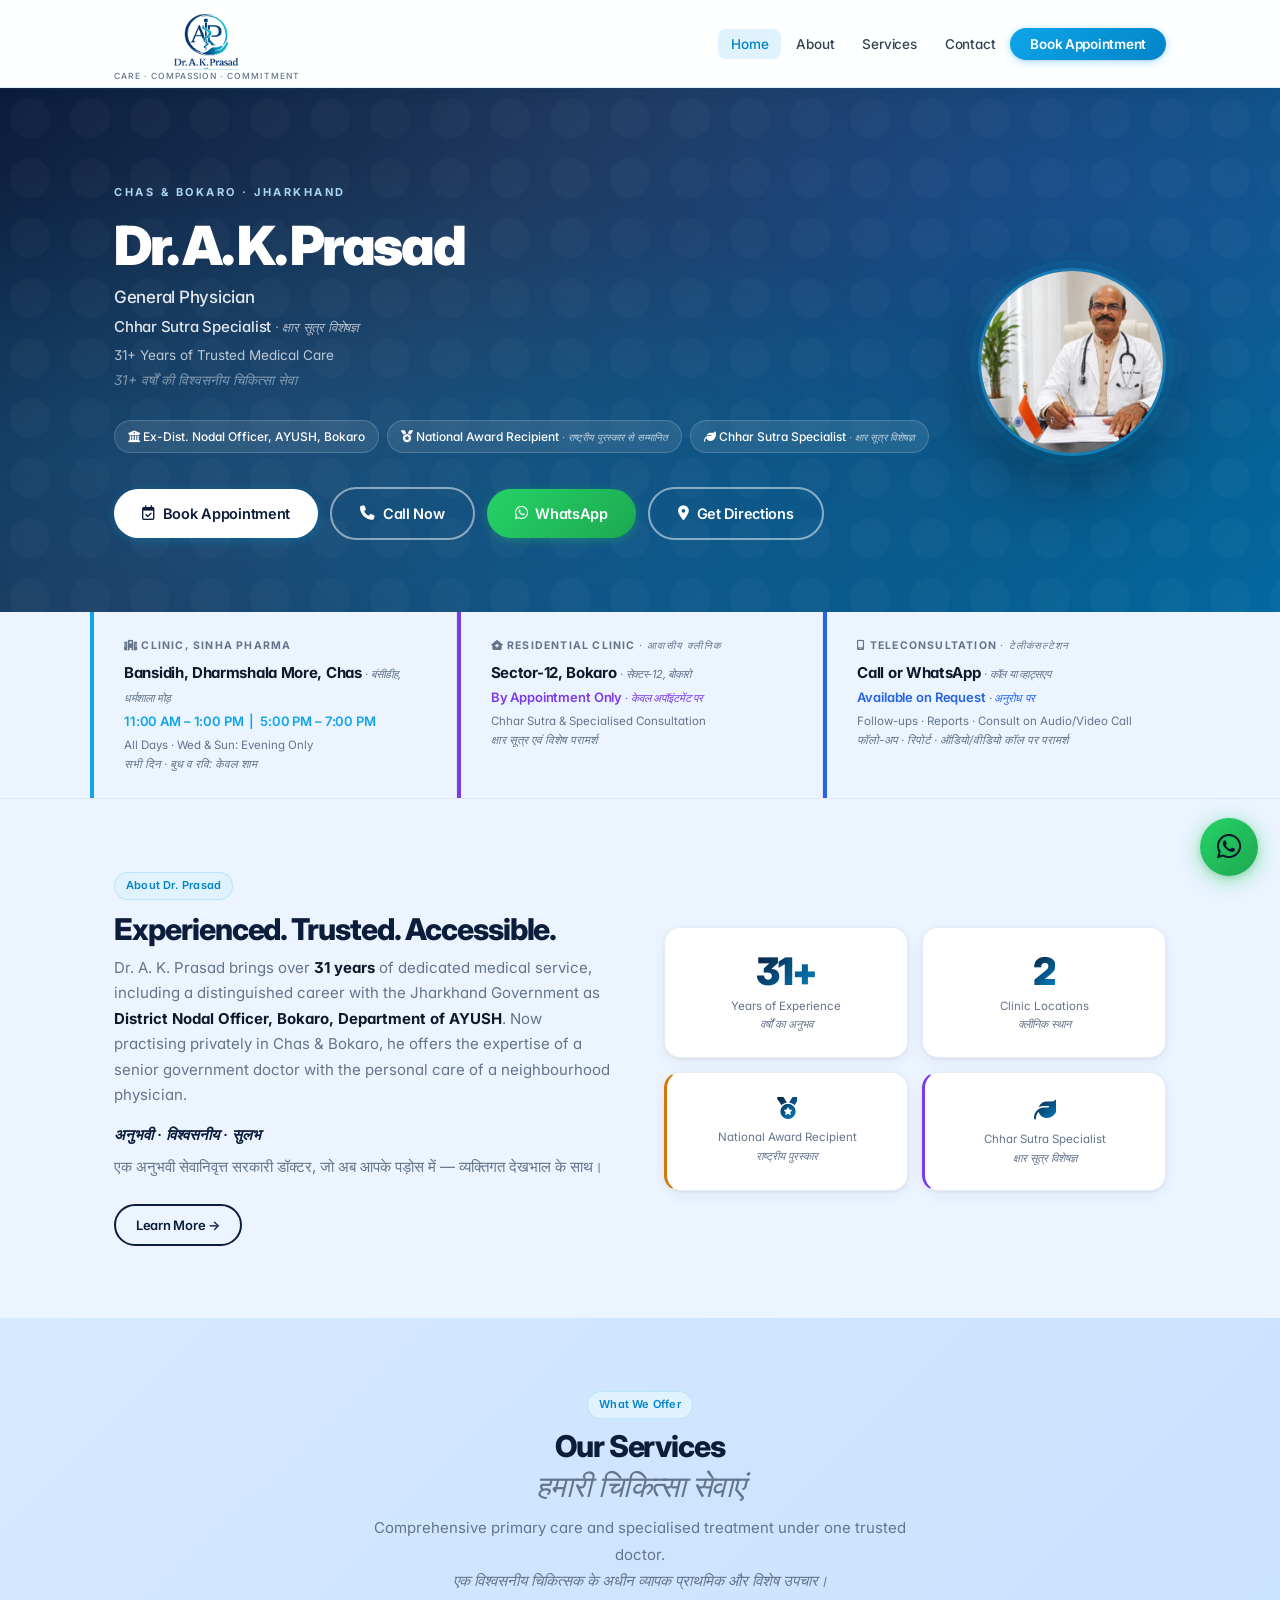
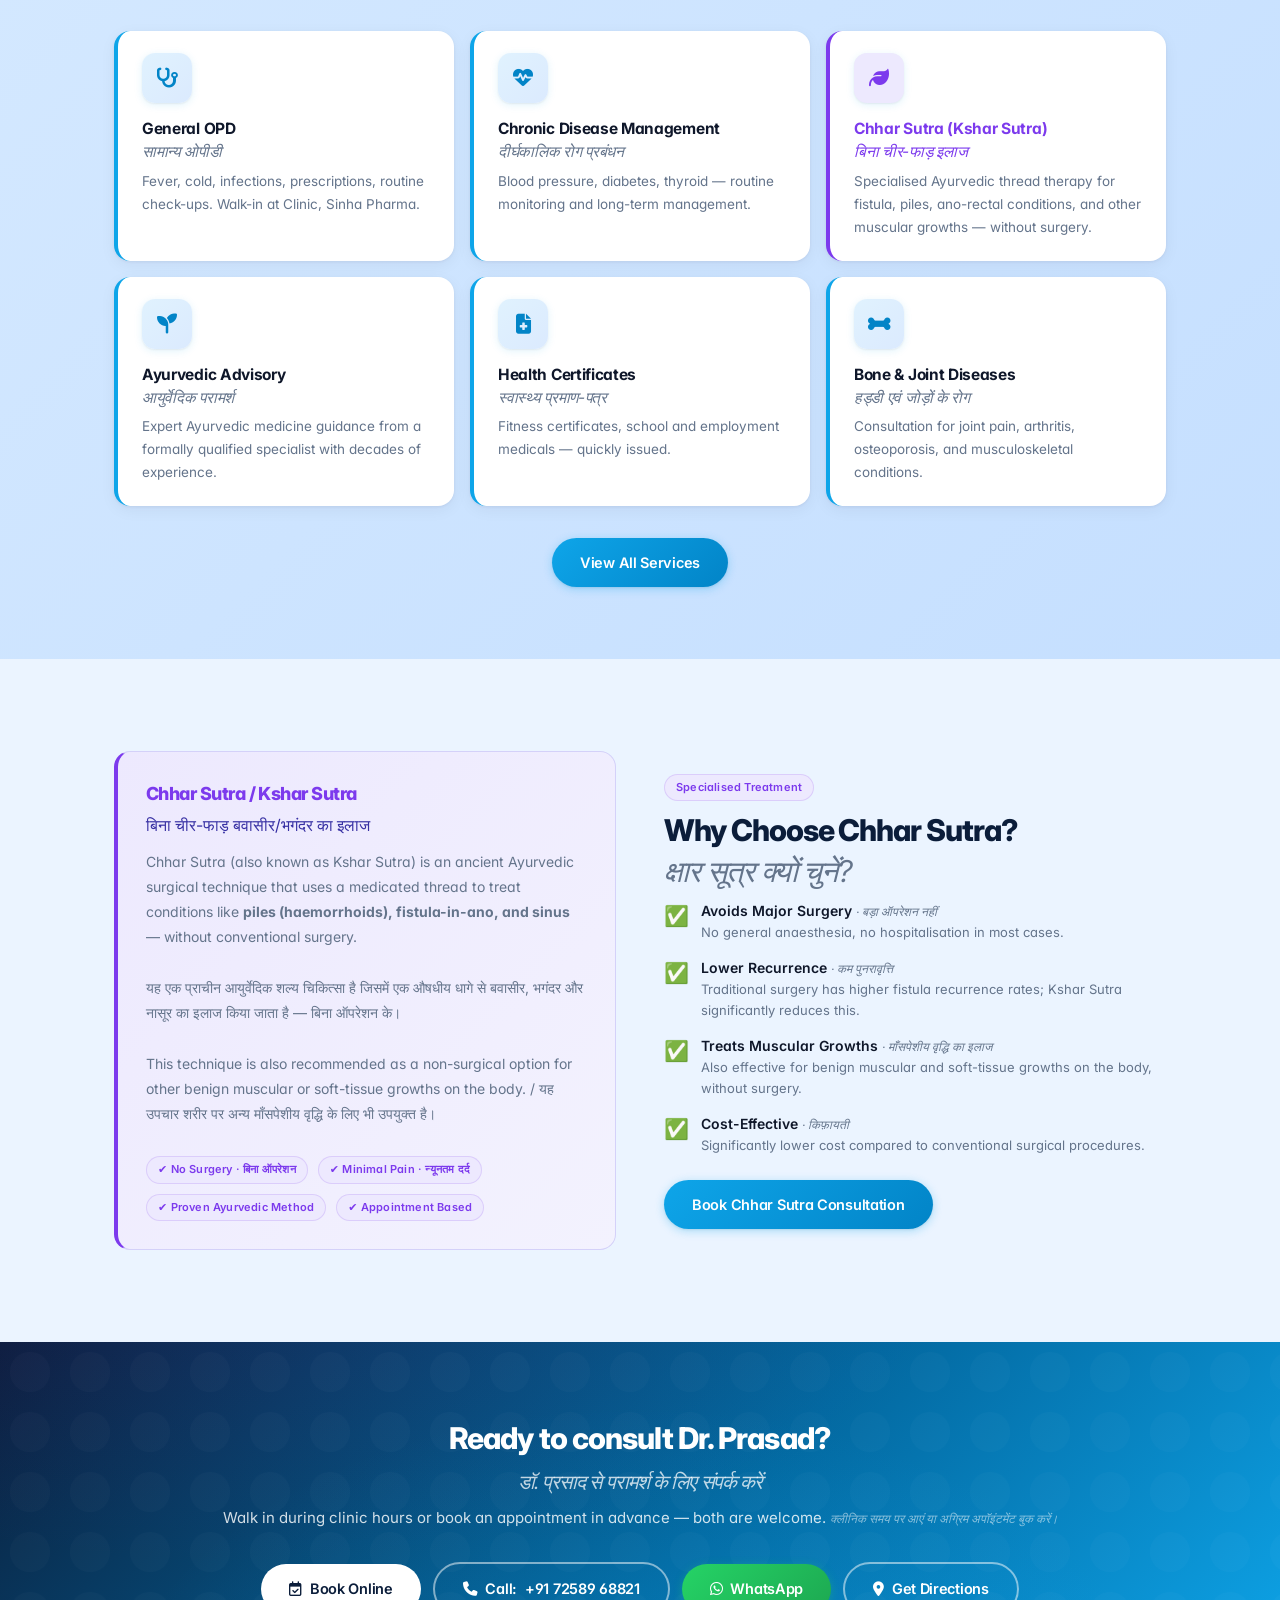
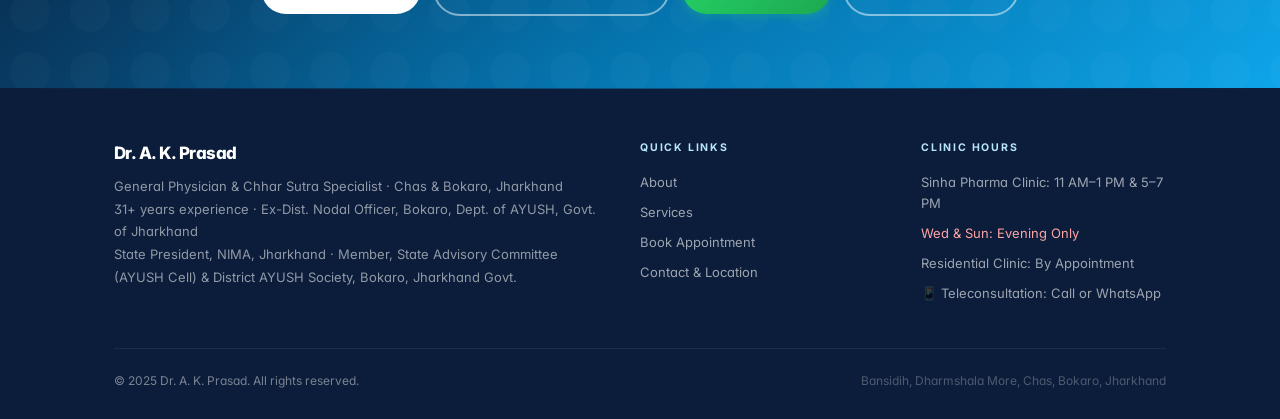
<file: index.html>
<!DOCTYPE html>
<html lang="en">
<head>
  <meta charset="UTF-8">
  <meta name="viewport" content="width=device-width, initial-scale=1.0">
  <!-- Primary Meta -->
  <meta name="description" content="Dr. A. K. Prasad — General Physician & Chhar Sutra Specialist in Chas & Bokaro, Jharkhand. 31+ years of trusted medical care. Ex-District Nodal Officer, AYUSH, Govt. of Jharkhand. Walk-in clinic at Bansidih, Dharmshala More, Chas.">
  <meta name="keywords" content="Dr Prasad, General Physician Chas, Bokaro doctor, Chhar Sutra specialist, Kshar Sutra Bokaro, AYUSH, Dharmshala More clinic, Sinha Pharma, डॉ प्रसाद, चास बोकारो डॉक्टर, बवासीर इलाज, भगंदर इलाज, क्षार सूत्र">
  <meta name="robots" content="index, follow">
  <meta name="author" content="Dr. A. K. Prasad">
  <meta name="geo.region" content="IN-JH">
  <meta name="geo.placename" content="Chas, Bokaro, Jharkhand, India">
  <link rel="canonical" href="https://drprasad.netlify.app/" />
  <!-- Open Graph -->
  <meta property="og:type" content="website">
  <meta property="og:locale" content="en_IN">
  <meta property="og:url" content="https://drprasad.netlify.app/">
  <meta property="og:title" content="Dr. A. K. Prasad — General Physician & Chhar Sutra Specialist | Chas & Bokaro">
  <meta property="og:description" content="31+ years experience. Ex-Dist. Nodal Officer, AYUSH, Govt. of Jharkhand. Clinic at Bansidih, Dharmshala More, Chas. Walk-in & appointments available.">
  <!-- og:image: add when photo is available: <meta property="og:image" content="images/og-banner.jpg"> -->
  <!-- Twitter Card -->
  <meta name="twitter:card" content="summary">
  <meta name="twitter:title" content="Dr. A. K. Prasad | General Physician | Chas & Bokaro">
  <meta name="twitter:description" content="31+ years of trusted medical care. Chhar Sutra Specialist. Clinic at Bansidih, Dharmshala More, Chas, Bokaro, Jharkhand.">
  <title>Dr. A. K. Prasad | General Physician & Chhar Sutra Specialist | Chas, Bokaro</title>
  <link rel="stylesheet" href="css/style.css">
  <link rel="stylesheet" href="https://cdnjs.cloudflare.com/ajax/libs/font-awesome/6.5.1/css/all.min.css">
  <link rel="icon" href="data:image/svg+xml,<svg xmlns='http://www.w3.org/2000/svg' viewBox='0 0 100 100'><text y='.9em' font-size='90'>🩺</text></svg>">
  <!-- Structured Data — Physician + LocalBusiness -->
  <script type="application/ld+json">
  {
    "@context": "https://schema.org",
    "@type": ["Physician", "LocalBusiness"],
    "name": "Dr. A. K. Prasad",
    "description": "General Physician and Chhar Sutra (Kshar Sutra) Specialist with 31+ years of medical experience. Ex-District Nodal Officer, Bokaro, Department of AYUSH, Government of Jharkhand. National Award Recipient.",
    "medicalSpecialty": "GeneralPractice",
    "telephone": "+917258968821",
    "priceRange": "₹₹",
    "currenciesAccepted": "INR",
    "paymentAccepted": "Cash",
    "address": {
      "@type": "PostalAddress",
      "streetAddress": "Bansidih, Dharmshala More, Sinha Pharma",
      "addressLocality": "Chas",
      "addressRegion": "Jharkhand",
      "addressCountry": "IN"
    },
    "openingHoursSpecification": [
      {
        "@type": "OpeningHoursSpecification",
        "dayOfWeek": ["Monday","Tuesday","Wednesday","Thursday","Friday","Saturday"],
        "opens": "11:00",
        "closes": "13:00"
      },
      {
        "@type": "OpeningHoursSpecification",
        "dayOfWeek": ["Monday","Tuesday","Wednesday","Thursday","Friday","Saturday"],
        "opens": "17:00",
        "closes": "19:00"
      }
    ]
  }
  </script>
  <!-- Google Analytics 4 ─────────────────────────────────────────
       SETUP: analytics.google.com → Admin → Create property (free)
       Copy your Measurement ID and replace G-ET2RMZLPTC below (×2)
  ──────────────────────────────────────────────────────────────── -->
  <script async src="https://www.googletagmanager.com/gtag/js?id=G-ET2RMZLPTC"></script>
  <script>
    window.dataLayer = window.dataLayer || [];
    function gtag(){dataLayer.push(arguments);}
    gtag('js', new Date());
    gtag('config', 'G-ET2RMZLPTC', { send_page_view: true });
  </script>
</head>
<body>

<!-- NAVIGATION -->
<nav class="nav" role="navigation" aria-label="Main navigation">
  <div class="nav-inner">
    <a href="index.html" class="nav-logo">
      <div class="nav-logo-crop">
        <img src="images/logo2.png" alt="Dr. A. K. Prasad — General Physician, Chas &amp; Bokaro" class="nav-logo-img">
      </div>
      <span class="nav-logo-tagline">Care · Compassion · Commitment</span>
    </a>
    <ul class="nav-links" role="list">
      <li><a href="index.html">Home</a></li>
      <li><a href="about.html">About</a></li>
      <li><a href="services.html">Services</a></li>
      <li><a href="contact.html">Contact</a></li>
      <li><a href="appointment.html" class="btn-nav">Book Appointment</a></li>
    </ul>
    <button class="hamburger" id="hamburger" aria-label="Open menu" aria-expanded="false">
      <span></span><span></span><span></span>
    </button>
  </div>
</nav>
<div class="mobile-menu" id="mobileMenu" role="dialog" aria-label="Mobile navigation">
  <a href="index.html">Home</a>
  <a href="about.html">About</a>
  <a href="services.html">Services</a>
  <a href="contact.html">Contact</a>
  <a href="appointment.html" class="btn-mobile"><i class="fa-regular fa-calendar-check"></i> Book Appointment</a>
</div>

<!-- HERO -->
<header class="hero" role="banner">
  <div class="container">
    <div class="hero-inner">
      <div class="hero-content">
        <p class="hero-eyebrow">Chas &amp; Bokaro · Jharkhand</p>
        <h1 class="hero-name">Dr. A. K. Prasad</h1>
        <p class="hero-title">
          General Physician
        </p>
        <p class="hero-title" style="font-size:15px; margin-bottom:6px;">
          Chhar Sutra Specialist
          <span class="hi" style="display:inline; color:rgba(255,255,255,0.72); font-size:13px;"> · क्षार सूत्र विशेषज्ञ</span>
        </p>
        <p class="hero-subtitle">
          31+ Years of Trusted Medical Care
          <span class="hi" style="color:rgba(255,255,255,0.65); margin-top:4px;">31+ वर्षों की विश्वसनीय चिकित्सा सेवा</span>
        </p>
        <div class="hero-badges" role="list">
          <span class="hero-badge" role="listitem"><i class="fa-solid fa-building-columns"></i> Ex-Dist. Nodal Officer, AYUSH, Bokaro</span>
          <span class="hero-badge" role="listitem"><i class="fa-solid fa-medal"></i> National Award Recipient <span class="hi" style="display:inline; color:rgba(255,255,255,0.7); font-size:10px;">· राष्ट्रीय पुरस्कार से सम्मानित</span></span>
          <span class="hero-badge" role="listitem"><i class="fa-solid fa-leaf"></i> Chhar Sutra Specialist <span class="hi" style="display:inline; color:rgba(255,255,255,0.7); font-size:10px;">· क्षार सूत्र विशेषज्ञ</span></span>
        </div>
        <div class="btn-row">
          <a href="appointment.html#appt-heading" class="btn btn-primary" style="background:white; color:var(--green-deeper);">
            <i class="fa-regular fa-calendar-check"></i> Book Appointment
          </a>
          <a href="tel:+917258968821" class="btn btn-outline" style="border-color:rgba(255,255,255,0.5); color:white;">
            <i class="fa-solid fa-phone"></i> Call Now
          </a>
          <a href="https://wa.me/917258968821" class="btn btn-wa" target="_blank" rel="noopener">
            <i class="fa-brands fa-whatsapp"></i> WhatsApp
          </a>
          <a href="https://maps.google.com/?q=Sinha+Pharma+Dharmshala+More+Bansidih+Chas+Bokaro+Jharkhand" class="btn btn-outline" target="_blank" rel="noopener" style="border-color:rgba(255,255,255,0.5); color:white;">
            <i class="fa-solid fa-location-dot"></i> Get Directions
          </a>
        </div>
      </div>
      <div class="hero-photo" aria-label="Dr. A. K. Prasad photo">
        <img src="images/AKP_Image.jpeg" alt="Dr. A. K. Prasad — General Physician & Chhar Sutra Specialist, Chas & Bokaro">
      </div>
    </div>
  </div>
</header>

<!-- CLINIC TIMINGS STRIP -->
<div class="timing-strip" role="region" aria-label="Clinic timings">
  <div class="container" style="padding:0;">
    <div class="timing-cards">
      <div class="timing-card timing-card-accent-left">
        <div class="timing-card-label"><i class="fa-solid fa-hospital"></i> Clinic, Sinha Pharma</div>
        <div class="timing-card-name">
          Bansidih, Dharmshala More, Chas
          <span class="hi" style="display:inline; font-size:11px;">· बंसीडीह, धर्मशाला मोड़</span>
        </div>
        <div class="timing-card-hours">11:00 AM – 1:00 PM &nbsp;|&nbsp; 5:00 PM – 7:00 PM</div>
        <div class="timing-card-addr">
          All Days · Wed &amp; Sun: Evening Only
          <span class="hi">सभी दिन · बुध व रवि: केवल शाम</span>
        </div>
      </div>
      <div class="timing-card timing-card-accent-left2">
        <div class="timing-card-label">
          <i class="fa-solid fa-house-medical"></i> Residential Clinic
          <span class="hi" style="display:inline; font-size:10px;">· आवासीय क्लीनिक</span>
        </div>
        <div class="timing-card-name">
          Sector-12, Bokaro
          <span class="hi" style="display:inline; font-size:11px;">· सेक्टर-12, बोकारो</span>
        </div>
        <div class="timing-card-hours" style="color:var(--purple);">
          By Appointment Only
          <span class="hi" style="display:inline; font-size:11px; color:var(--purple);">· केवल अपॉइंटमेंट पर</span>
        </div>
        <div class="timing-card-addr">
          Chhar Sutra &amp; Specialised Consultation
          <span class="hi">क्षार सूत्र एवं विशेष परामर्श</span>
        </div>
      </div>
      <div class="timing-card timing-card-accent-left3">
        <div class="timing-card-label">
          <i class="fa-solid fa-mobile-screen"></i> Teleconsultation
          <span class="hi" style="display:inline; font-size:10px;">· टेलीकंसल्टेशन</span>
        </div>
        <div class="timing-card-name">
          Call or WhatsApp
          <span class="hi" style="display:inline; font-size:11px;">· कॉल या व्हाट्सएप</span>
        </div>
        <div class="timing-card-hours" style="color:#2563EB;">
          Available on Request
          <span class="hi" style="display:inline; font-size:11px; color:#2563EB;">· अनुरोध पर</span>
        </div>
        <div class="timing-card-addr">
          Follow-ups · Reports · Consult on Audio/Video Call
          <span class="hi">फॉलो-अप · रिपोर्ट · ऑडियो/वीडियो कॉल पर परामर्श</span>
        </div>
      </div>
    </div>
  </div>
</div>

<!-- ABOUT PREVIEW -->
<section class="section bg-white" aria-labelledby="about-heading">
  <div class="container">
    <div class="grid-2" style="align-items:center; gap:48px;">
      <div>
        <p class="badge badge-green" style="margin-bottom:12px;">About Dr. Prasad</p>
        <h2 class="section-title" id="about-heading">
          Experienced. Trusted. Accessible.
        </h2>
        <p style="font-size:15px; color:var(--text-muted); margin-bottom:16px; line-height:1.7;">
          Dr. A. K. Prasad brings over <strong style="color:var(--text)">31 years</strong> of dedicated medical service, including a distinguished career with the Jharkhand Government as <strong style="color:var(--text)">District Nodal Officer, Bokaro, Department of AYUSH</strong>. Now practising privately in Chas &amp; Bokaro, he offers the expertise of a senior government doctor with the personal care of a neighbourhood physician.
        </p>
        <p style="font-size:15px; color:var(--green-deeper); font-weight:600; font-style:italic; margin-bottom:8px; line-height:1.5;">
          अनुभवी · विश्वसनीय · सुलभ
        </p>
        <p style="font-size:15px; color:var(--text-muted); margin-bottom:24px; line-height:1.7;">
          एक अनुभवी सेवानिवृत्त सरकारी डॉक्टर, जो अब आपके पड़ोस में — व्यक्तिगत देखभाल के साथ।
        </p>
        <a href="about.html" class="btn btn-outline btn-sm">Learn More →</a>
      </div>
      <div class="grid-2" style="gap:14px;">
        <div class="stat-box">
          <div class="stat-num">31+</div>
          <div class="stat-label">
            Years of Experience
            <span class="hi" style="display:block; font-size:11px;">वर्षों का अनुभव</span>
          </div>
        </div>
        <div class="stat-box">
          <div class="stat-num">2</div>
          <div class="stat-label">
            Clinic Locations
            <span class="hi" style="display:block; font-size:11px;">क्लीनिक स्थान</span>
          </div>
        </div>
        <div class="stat-box" style="border-left: 3px solid var(--amber);">
          <div class="stat-num" style="color:var(--amber); font-size:22px;"><i class="fa-solid fa-medal"></i></div>
          <div class="stat-label">
            National Award Recipient
            <span class="hi" style="display:block; font-size:11px;">राष्ट्रीय पुरस्कार</span>
          </div>
        </div>
        <div class="stat-box" style="border-left: 3px solid var(--purple);">
          <div class="stat-num" style="color:var(--purple); font-size:24px;"><i class="fa-solid fa-leaf"></i></div>
          <div class="stat-label">
            Chhar Sutra Specialist
            <span class="hi" style="display:block; font-size:11px;">क्षार सूत्र विशेषज्ञ</span>
          </div>
        </div>
      </div>
    </div>
  </div>
</section>

<!-- SERVICES PREVIEW -->
<section class="section bg-green" aria-labelledby="services-heading">
  <div class="container">
    <div class="text-center">
      <p class="badge badge-green" style="margin-bottom:10px;">What We Offer</p>
      <h2 class="section-title" id="services-heading">
        Our Services
        <span class="hi">हमारी चिकित्सा सेवाएं</span>
      </h2>
      <p class="section-sub">
        Comprehensive primary care and specialised treatment under one trusted doctor.
        <span class="hi" style="display:block; margin-top:2px;">एक विश्वसनीय चिकित्सक के अधीन व्यापक प्राथमिक और विशेष उपचार।</span>
      </p>
    </div>
    <div class="grid-3" style="gap:16px;">
      <div class="service-card">
        <div class="card-icon"><i class="fa-solid fa-stethoscope"></i></div>
        <div class="card-title">
          General OPD
          <span class="hi">सामान्य ओपीडी</span>
        </div>
        <div class="card-body">Fever, cold, infections, prescriptions, routine check-ups. Walk-in at Clinic, Sinha Pharma.</div>
      </div>
      <div class="service-card">
        <div class="card-icon"><i class="fa-solid fa-heart-pulse"></i></div>
        <div class="card-title">
          Chronic Disease Management
          <span class="hi">दीर्घकालिक रोग प्रबंधन</span>
        </div>
        <div class="card-body">Blood pressure, diabetes, thyroid — routine monitoring and long-term management.</div>
      </div>
      <div class="service-card purple">
        <div class="card-icon" style="background:var(--purple-light);"><i class="fa-solid fa-leaf" style="color:var(--purple);"></i></div>
        <div class="card-title" style="color:var(--purple);">
          Chhar Sutra (Kshar Sutra)
          <span class="hi" style="color:var(--purple);">बिना चीर-फाड़ इलाज</span>
        </div>
        <div class="card-body">Specialised Ayurvedic thread therapy for fistula, piles, ano-rectal conditions, and other muscular growths — without surgery.</div>
      </div>
      <div class="service-card">
        <div class="card-icon"><i class="fa-solid fa-seedling"></i></div>
        <div class="card-title">
          Ayurvedic Advisory
          <span class="hi">आयुर्वेदिक परामर्श</span>
        </div>
        <div class="card-body">Expert Ayurvedic medicine guidance from a formally qualified specialist with decades of experience.</div>
      </div>
      <div class="service-card">
        <div class="card-icon"><i class="fa-solid fa-file-medical"></i></div>
        <div class="card-title">
          Health Certificates
          <span class="hi">स्वास्थ्य प्रमाण-पत्र</span>
        </div>
        <div class="card-body">Fitness certificates, school and employment medicals — quickly issued.</div>
      </div>
      <div class="service-card">
        <div class="card-icon"><i class="fa-solid fa-bone"></i></div>
        <div class="card-title">
          Bone &amp; Joint Diseases
          <span class="hi">हड्डी एवं जोड़ों के रोग</span>
        </div>
        <div class="card-body">Consultation for joint pain, arthritis, osteoporosis, and musculoskeletal conditions.</div>
      </div>
    </div>
    <div style="text-align:center; margin-top:32px;">
      <a href="services.html" class="btn btn-primary">View All Services</a>
    </div>
  </div>
</section>

<!-- CHHAR SUTRA SPOTLIGHT -->
<section class="section bg-white" aria-labelledby="chhar-heading">
  <div class="container">
    <div class="grid-2" style="align-items:center; gap:48px;">
      <div class="chhar-highlight">
        <div class="title">Chhar Sutra / Kshar Sutra</div>
        <div class="hindi">बिना चीर-फाड़ बवासीर/भगंदर का इलाज</div>
        <p>
          Chhar Sutra (also known as Kshar Sutra) is an ancient Ayurvedic surgical technique that uses a medicated thread to treat conditions like <strong>piles (haemorrhoids), fistula-in-ano, and sinus</strong> — without conventional surgery.
        </p>
        <br>
        <p>
          यह एक प्राचीन आयुर्वेदिक शल्य चिकित्सा है जिसमें एक औषधीय धागे से बवासीर, भगंदर और नासूर का इलाज किया जाता है — बिना ऑपरेशन के।
        </p>
        <br>
        <p>
          This technique is also recommended as a non-surgical option for other benign muscular or soft-tissue growths on the body. / यह उपचार शरीर पर अन्य माँसपेशीय वृद्धि के लिए भी उपयुक्त है।
        </p>
        <br>
        <div style="display:flex; gap:10px; flex-wrap:wrap; margin-top:4px;">
          <span class="badge badge-purple">✔ No Surgery · बिना ऑपरेशन</span>
          <span class="badge badge-purple">✔ Minimal Pain · न्यूनतम दर्द</span>
          <span class="badge badge-purple">✔ Proven Ayurvedic Method</span>
          <span class="badge badge-purple">✔ Appointment Based</span>
        </div>
      </div>
      <div>
        <p class="badge badge-purple" style="margin-bottom:12px;">Specialised Treatment</p>
        <h2 class="section-title" id="chhar-heading">
          Why Choose Chhar Sutra?
          <span class="hi">क्षार सूत्र क्यों चुनें?</span>
        </h2>
        <div style="display:flex; flex-direction:column; gap:14px; margin-top:4px;">
          <div style="display:flex; gap:12px; align-items:flex-start;">
            <span style="font-size:20px; flex-shrink:0;">✅</span>
            <div>
              <div style="font-size:14px; font-weight:600; color:var(--text);">
                Avoids Major Surgery
                <span class="hi" style="display:inline; font-size:12px;">· बड़ा ऑपरेशन नहीं</span>
              </div>
              <div style="font-size:13px; color:var(--text-muted);">No general anaesthesia, no hospitalisation in most cases.</div>
            </div>
          </div>
          <div style="display:flex; gap:12px; align-items:flex-start;">
            <span style="font-size:20px; flex-shrink:0;">✅</span>
            <div>
              <div style="font-size:14px; font-weight:600; color:var(--text);">
                Lower Recurrence
                <span class="hi" style="display:inline; font-size:12px;">· कम पुनरावृत्ति</span>
              </div>
              <div style="font-size:13px; color:var(--text-muted);">Traditional surgery has higher fistula recurrence rates; Kshar Sutra significantly reduces this.</div>
            </div>
          </div>
          <div style="display:flex; gap:12px; align-items:flex-start;">
            <span style="font-size:20px; flex-shrink:0;">✅</span>
            <div>
              <div style="font-size:14px; font-weight:600; color:var(--text);">
                Treats Muscular Growths
                <span class="hi" style="display:inline; font-size:12px;">· माँसपेशीय वृद्धि का इलाज</span>
              </div>
              <div style="font-size:13px; color:var(--text-muted);">Also effective for benign muscular and soft-tissue growths on the body, without surgery.</div>
            </div>
          </div>
          <div style="display:flex; gap:12px; align-items:flex-start;">
            <span style="font-size:20px; flex-shrink:0;">✅</span>
            <div>
              <div style="font-size:14px; font-weight:600; color:var(--text);">
                Cost-Effective
                <span class="hi" style="display:inline; font-size:12px;">· किफ़ायती</span>
              </div>
              <div style="font-size:13px; color:var(--text-muted);">Significantly lower cost compared to conventional surgical procedures.</div>
            </div>
          </div>
        </div>
        <div style="margin-top:24px;">
          <a href="appointment.html#appt-heading" class="btn btn-primary">Book Chhar Sutra Consultation</a>
        </div>
      </div>
    </div>
  </div>
</section>

<!-- CTA BANNER -->
<section class="cta-banner" aria-label="Book appointment call to action">
  <div class="container">
    <h2>
      Ready to consult Dr. Prasad?
      <span class="hi" style="color:rgba(255,255,255,0.75); font-size:20px; font-weight:400; margin-top:6px;">डॉ. प्रसाद से परामर्श के लिए संपर्क करें</span>
    </h2>
    <p>
      Walk in during clinic hours or book an appointment in advance — both are welcome.
      <span class="hi" style="display:inline; color:rgba(255,255,255,0.65); font-size:12px;"> क्लीनिक समय पर आएं या अग्रिम अपॉइंटमेंट बुक करें।</span>
    </p>
    <div class="btn-row" style="justify-content:center;">
      <a href="appointment.html#appt-heading" class="btn" style="background:white; color:var(--green-deeper);"><i class="fa-regular fa-calendar-check"></i> Book Online</a>
      <a href="tel:+917258968821" class="btn btn-outline" style="border-color:rgba(255,255,255,0.5);color:white;"><i class="fa-solid fa-phone"></i> Call: <span class="phone-num">+91 72589 68821</span></a>
      <a href="https://wa.me/917258968821" class="btn btn-wa" target="_blank" rel="noopener"><i class="fa-brands fa-whatsapp"></i> WhatsApp</a>
      <a href="https://maps.google.com/?q=Sinha+Pharma+Dharmshala+More+Bansidih+Chas+Bokaro+Jharkhand" class="btn btn-outline" target="_blank" rel="noopener" style="border-color:rgba(255,255,255,0.5);color:white;"><i class="fa-solid fa-location-dot"></i> Get Directions</a>
    </div>
  </div>
</section>

<!-- FOOTER -->
<footer class="footer" role="contentinfo">
  <div class="container">
    <div class="footer-grid">
      <div class="footer-brand">
        <div class="name">Dr. A. K. Prasad</div>
        <p class="desc">General Physician &amp; Chhar Sutra Specialist · Chas &amp; Bokaro, Jharkhand<br>31+ years experience · Ex-Dist. Nodal Officer, Bokaro, Dept. of AYUSH, Govt. of Jharkhand<br>State President, NIMA, Jharkhand · Member, State Advisory Committee (AYUSH Cell) &amp; District AYUSH Society, Bokaro, Jharkhand Govt.</p>
      </div>
      <div class="footer-col">
        <h4>Quick Links</h4>
        <a href="about.html">About</a>
        <a href="services.html">Services</a>
        <a href="appointment.html#appt-heading">Book Appointment</a>
        <a href="contact.html">Contact &amp; Location</a>
      </div>
      <div class="footer-col">
        <h4>Clinic Hours</h4>
        <a href="contact.html">Sinha Pharma Clinic: 11 AM–1 PM &amp; 5–7 PM</a>
        <a href="contact.html" style="color:#FCA5A5;">Wed &amp; Sun: Evening Only</a>
        <a href="contact.html">Residential Clinic: By Appointment</a>
        <a href="appointment.html#appt-heading">📱 Teleconsultation: Call or WhatsApp</a>
      </div>
    </div>
    <div class="footer-bottom">
      <p>© 2025 Dr. A. K. Prasad. All rights reserved.</p>
      <p style="font-size:12px; opacity:0.6;">Bansidih, Dharmshala More, Chas, Bokaro, Jharkhand</p>
    </div>
  </div>
</footer>

<!-- WhatsApp Floating Button -->
<a href="https://wa.me/917258968821" class="wa-float" target="_blank" rel="noopener" aria-label="Chat on WhatsApp"><i class="fa-brands fa-whatsapp"></i></a>

<script src="js/main.js"></script>
</body>
</html>
</file>
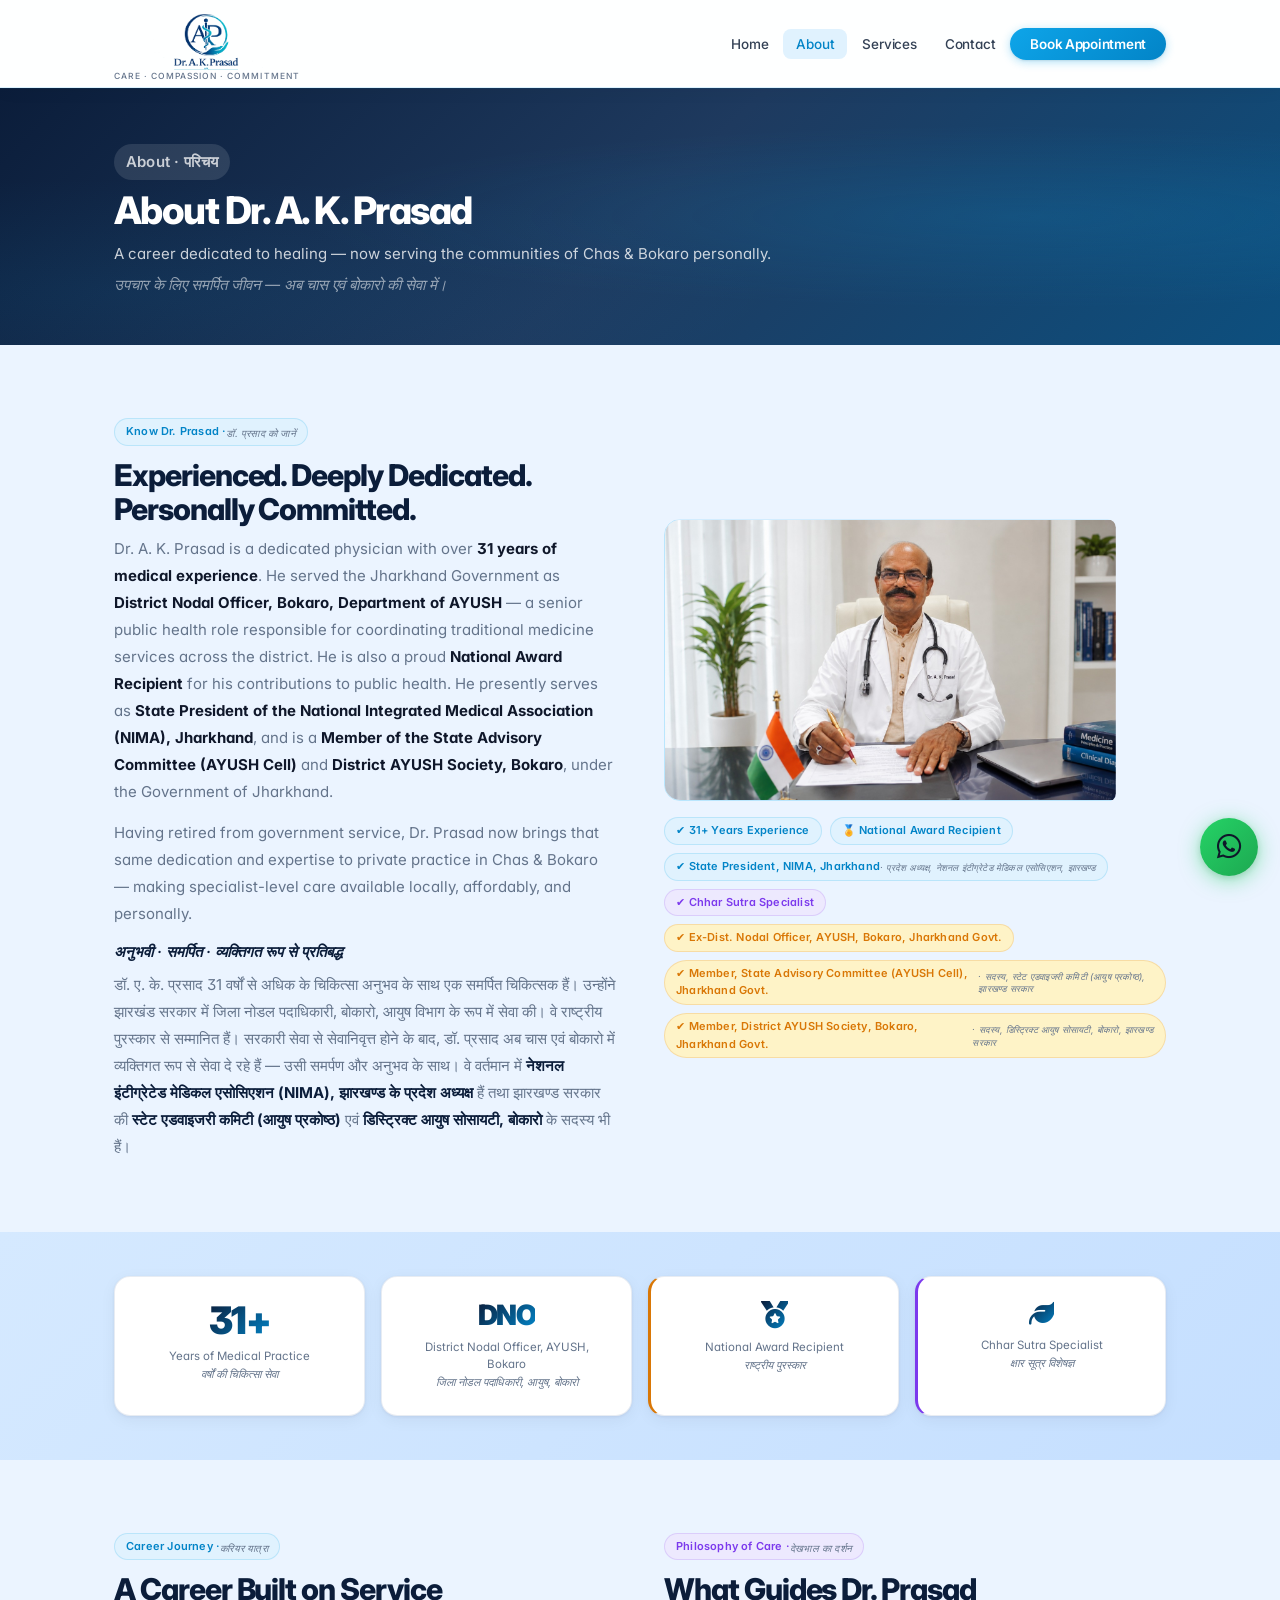
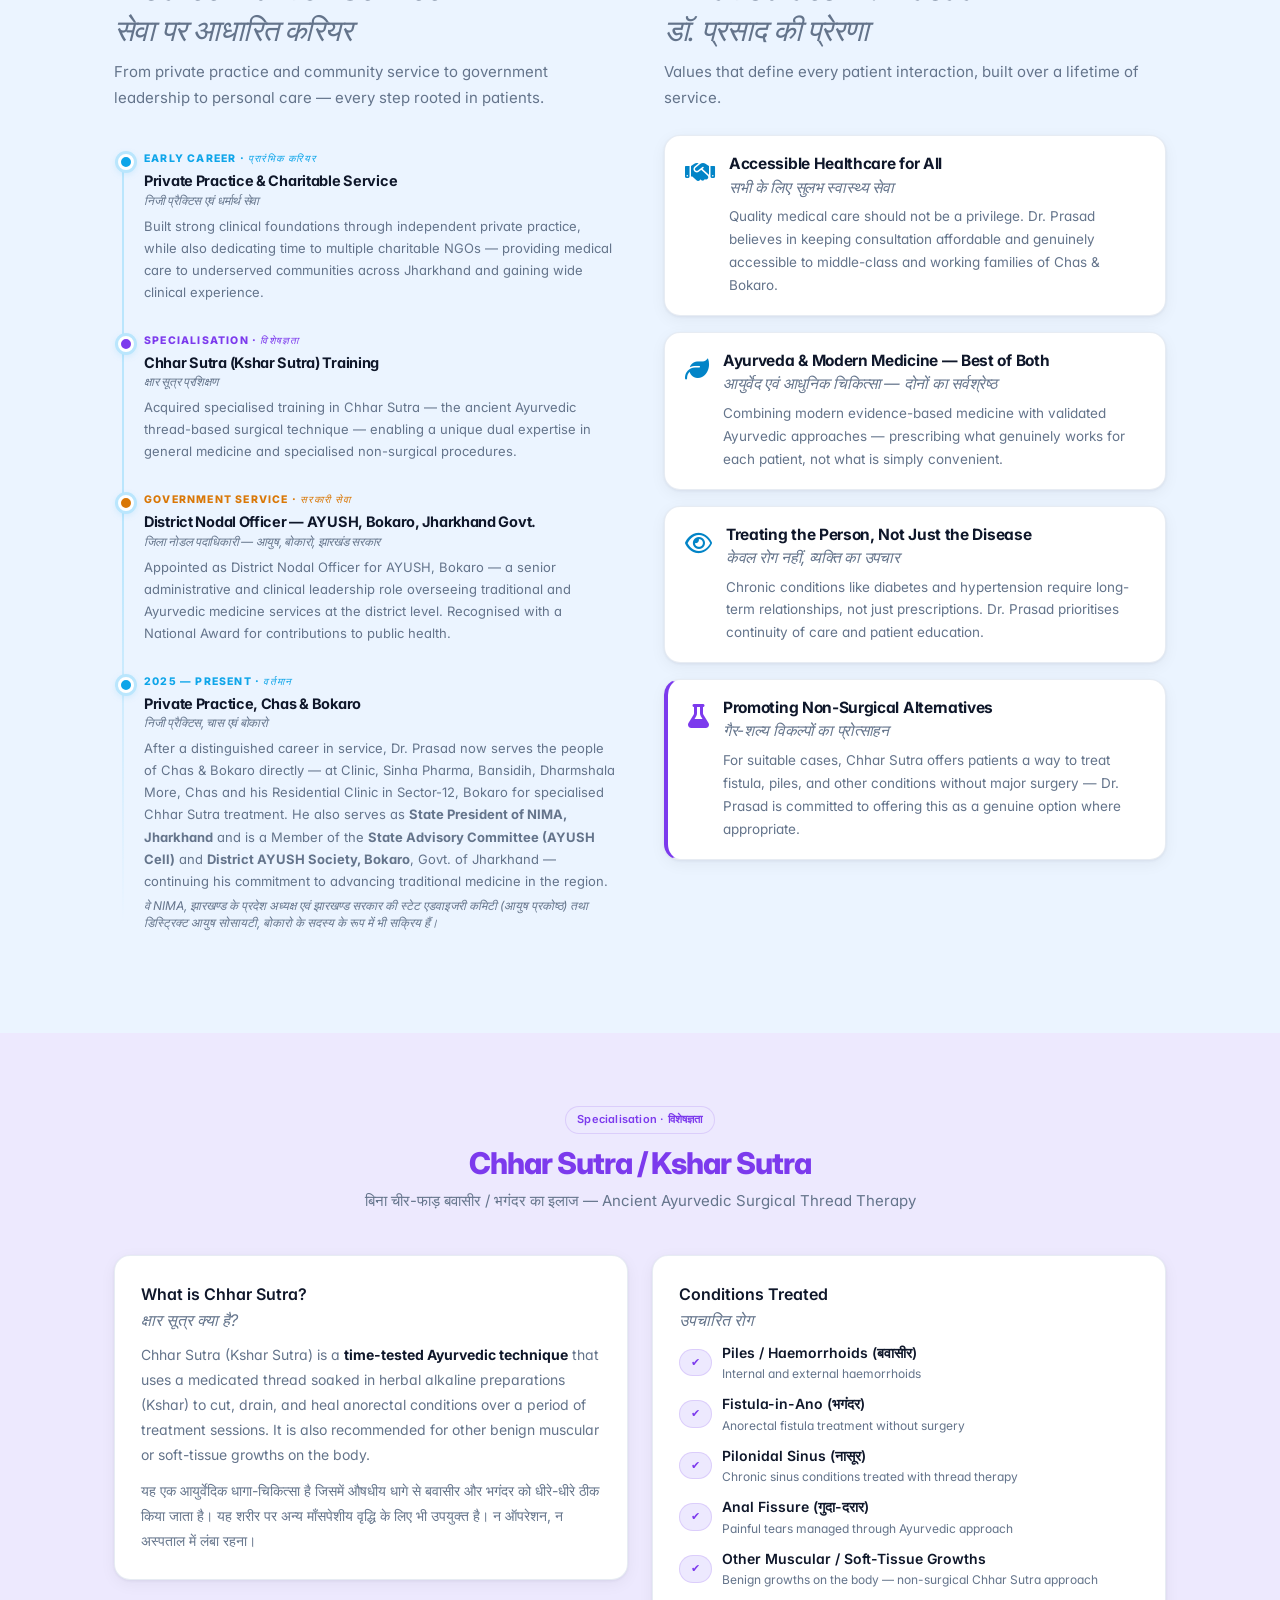
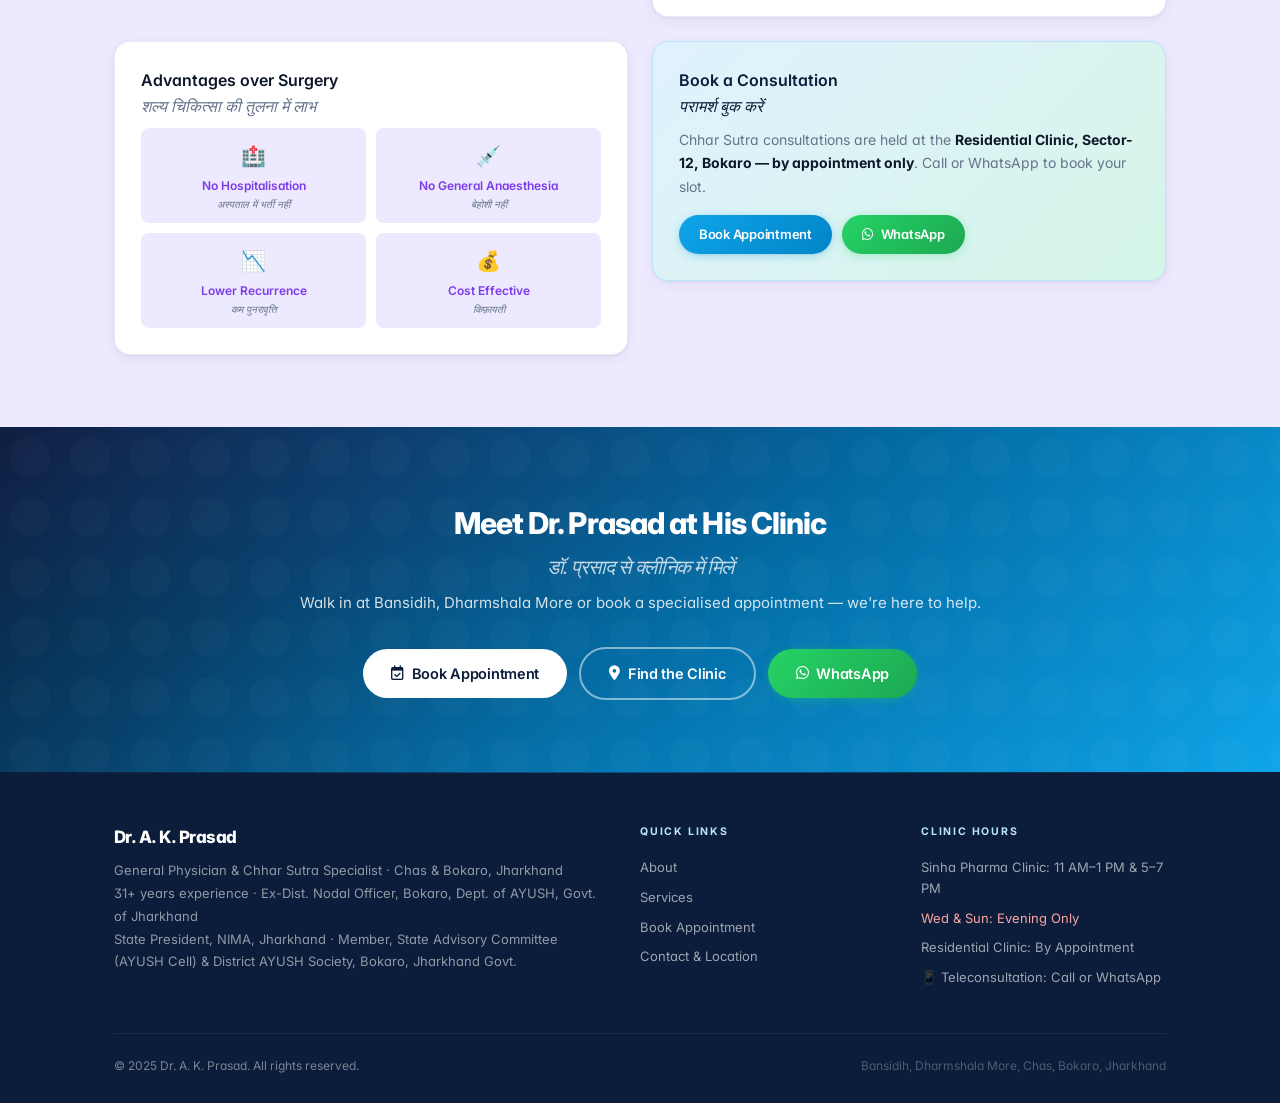
<file: about.html>
<!DOCTYPE html>
<html lang="en">
<head>
  <meta charset="UTF-8">
  <meta name="viewport" content="width=device-width, initial-scale=1.0">
  <meta name="description" content="About Dr. A. K. Prasad — General Physician and Chhar Sutra Specialist in Chas & Bokaro. 31+ years experience. National Award Recipient. Ex-District Nodal Officer, Bokaro, Department of AYUSH, Government of Jharkhand.">
  <meta name="keywords" content="Dr A K Prasad about, doctor Chas Bokaro, AYUSH Jharkhand, Chhar Sutra specialist, general physician Jharkhand, डॉ प्रसाद, सामान्य चिकित्सक">
  <meta name="robots" content="index, follow">
  <meta name="author" content="Dr. A. K. Prasad">
  <meta name="geo.region" content="IN-JH">
  <meta name="geo.placename" content="Chas, Bokaro, Jharkhand, India">
  <link rel="canonical" href="https://drprasad.netlify.app/about.html" />
  <meta property="og:type" content="website">
  <meta property="og:locale" content="en_IN">
  <meta property="og:url" content="https://drprasad.netlify.app/about.html">
  <meta property="og:title" content="About Dr. A. K. Prasad | General Physician, Chas & Bokaro">
  <meta property="og:description" content="31+ years of medical experience. National Award Recipient. Ex-District Nodal Officer, Bokaro, Dept. of AYUSH, Govt. of Jharkhand. Chhar Sutra Specialist.">
  <meta name="twitter:card" content="summary">
  <meta name="twitter:title" content="About Dr. A. K. Prasad | Chas & Bokaro">
  <meta name="twitter:description" content="31+ years experience, National Award Recipient, Ex-District Nodal Officer AYUSH Bokaro, Chhar Sutra Specialist.">
  <title>About Dr. A. K. Prasad | General Physician, Chas & Bokaro</title>
  <link rel="stylesheet" href="css/style.css">
  <link rel="stylesheet" href="https://cdnjs.cloudflare.com/ajax/libs/font-awesome/6.5.1/css/all.min.css">
  <link rel="icon" href="data:image/svg+xml,<svg xmlns='http://www.w3.org/2000/svg' viewBox='0 0 100 100'><text y='.9em' font-size='90'>🩺</text></svg>">
  <!-- Google Analytics 4 ─────────────────────────────────────────
       SETUP: analytics.google.com → Admin → Create property (free)
       Copy your Measurement ID and replace G-ET2RMZLPTC below (×2)
  ──────────────────────────────────────────────────────────────── -->
  <script async src="https://www.googletagmanager.com/gtag/js?id=G-ET2RMZLPTC"></script>
  <script>
    window.dataLayer = window.dataLayer || [];
    function gtag(){dataLayer.push(arguments);}
    gtag('js', new Date());
    gtag('config', 'G-ET2RMZLPTC', { send_page_view: true });
  </script>
</head>
<body>

<!-- NAVIGATION -->
<nav class="nav" role="navigation" aria-label="Main navigation">
  <div class="nav-inner">
    <a href="index.html" class="nav-logo">
      <div class="nav-logo-crop">
        <img src="images/logo2.png" alt="Dr. A. K. Prasad — General Physician, Chas &amp; Bokaro" class="nav-logo-img">
      </div>
      <span class="nav-logo-tagline">Care · Compassion · Commitment</span>
    </a>
    <ul class="nav-links" role="list">
      <li><a href="index.html">Home</a></li>
      <li><a href="about.html">About</a></li>
      <li><a href="services.html">Services</a></li>
      <li><a href="contact.html">Contact</a></li>
      <li><a href="appointment.html" class="btn-nav">Book Appointment</a></li>
    </ul>
    <button class="hamburger" id="hamburger" aria-label="Open menu" aria-expanded="false">
      <span></span><span></span><span></span>
    </button>
  </div>
</nav>
<div class="mobile-menu" id="mobileMenu" role="dialog" aria-label="Mobile navigation">
  <a href="index.html">Home</a>
  <a href="about.html">About</a>
  <a href="services.html">Services</a>
  <a href="contact.html">Contact</a>
  <a href="appointment.html" class="btn-mobile"><i class="fa-regular fa-calendar-check"></i> Book Appointment</a>
</div>

<!-- PAGE HERO -->
<header class="page-hero" role="banner">
  <div class="container">
    <p class="badge" style="background:rgba(255,255,255,0.15); color:white; margin-bottom:10px;">About · परिचय</p>
    <h1>About Dr. A. K. Prasad</h1>
    <p>A career dedicated to healing — now serving the communities of Chas &amp; Bokaro personally.</p>
    <p class="hi" style="color:rgba(255,255,255,0.7); margin-top:5px;">उपचार के लिए समर्पित जीवन — अब चास एवं बोकारो की सेवा में।</p>
  </div>
</header>

<!-- INTRO SECTION -->
<section class="section bg-white" aria-labelledby="intro-heading">
  <div class="container">
    <div class="grid-2" style="align-items:center; gap:48px;">
      <div>
        <p class="badge badge-green" style="margin-bottom:12px;">Know Dr. Prasad · <span class="hi" style="display:inline; font-size:10px;">डॉ. प्रसाद को जानें</span></p>
        <h2 class="section-title" id="intro-heading">
          Experienced. Deeply Dedicated. Personally Committed.
        </h2>
        <p style="font-size:15px; color:var(--text-muted); margin-bottom:14px; line-height:1.8;">
          Dr. A. K. Prasad is a dedicated physician with over <strong style="color:var(--text)">31 years of medical experience</strong>. He served the Jharkhand Government as <strong style="color:var(--text)">District Nodal Officer, Bokaro, Department of AYUSH</strong> — a senior public health role responsible for coordinating traditional medicine services across the district. He is also a proud <strong style="color:var(--text)">National Award Recipient</strong> for his contributions to public health. He presently serves as <strong style="color:var(--text)">State President of the National Integrated Medical Association (NIMA), Jharkhand</strong>, and is a <strong style="color:var(--text)">Member of the State Advisory Committee (AYUSH Cell)</strong> and <strong style="color:var(--text)">District AYUSH Society, Bokaro</strong>, under the Government of Jharkhand.
        </p>
        <p style="font-size:15px; color:var(--text-muted); margin-bottom:14px; line-height:1.8;">
          Having retired from government service, Dr. Prasad now brings that same dedication and expertise to private practice in Chas &amp; Bokaro — making specialist-level care available locally, affordably, and personally.
        </p>
        <p style="font-size:15px; color:var(--green-deeper); font-weight:600; font-style:italic; margin-bottom:8px; line-height:1.5;">
          अनुभवी · समर्पित · व्यक्तिगत रूप से प्रतिबद्ध
        </p>
        <p style="font-size:15px; color:var(--text-muted); line-height:1.8;">
          डॉ. ए. के. प्रसाद 31 वर्षों से अधिक के चिकित्सा अनुभव के साथ एक समर्पित चिकित्सक हैं। उन्होंने झारखंड सरकार में जिला नोडल पदाधिकारी, बोकारो, आयुष विभाग के रूप में सेवा की। वे राष्ट्रीय पुरस्कार से सम्मानित हैं। सरकारी सेवा से सेवानिवृत्त होने के बाद, डॉ. प्रसाद अब चास एवं बोकारो में व्यक्तिगत रूप से सेवा दे रहे हैं — उसी समर्पण और अनुभव के साथ। वे वर्तमान में <strong style="color:var(--green-deeper)">नेशनल इंटीग्रेटेड मेडिकल एसोसिएशन (NIMA), झारखण्ड के प्रदेश अध्यक्ष</strong> हैं तथा झारखण्ड सरकार की <strong style="color:var(--green-deeper)">स्टेट एडवाइजरी कमिटी (आयुष प्रकोष्ठ)</strong> एवं <strong style="color:var(--green-deeper)">डिस्ट्रिक्ट आयुष सोसायटी, बोकारो</strong> के सदस्य भी हैं।
        </p>
      </div>
      <div style="display:flex; flex-direction:column; gap:16px;">
        <!-- Photo placeholder -->
        <div style="border-radius: var(--radius); overflow:hidden; border: 1px solid var(--border); clip-path: inset(0 10% 0 0 round 8px);">
          <img src="images/AKP_Image.jpeg" alt="Dr. A. K. Prasad — General Physician & Chhar Sutra Specialist" style="width:100%; height:280px; object-fit:cover; object-position:43% 25%; display:block;">
        </div>
        <!-- Credential badges -->
        <div style="display:flex; flex-wrap:wrap; gap:8px;">
          <span class="badge badge-green">✔ 31+ Years Experience</span>
          <span class="badge badge-green">🏅 National Award Recipient</span>
          <span class="badge badge-green">✔ State President, NIMA, Jharkhand <span class="hi" style="display:inline; font-size:9px;">· प्रदेश अध्यक्ष, नेशनल इंटीग्रेटेड मेडिकल एसोसिएशन, झारखण्ड</span></span>
          <span class="badge badge-purple">✔ Chhar Sutra Specialist</span>
          <span class="badge badge-amber">✔ Ex-Dist. Nodal Officer, AYUSH, Bokaro, Jharkhand Govt.</span>
          <span class="badge badge-amber">✔ Member, State Advisory Committee (AYUSH Cell), Jharkhand Govt. <span class="hi" style="display:inline; font-size:9px;">· सदस्य, स्टेट एडवाइजरी कमिटी (आयुष प्रकोष्ठ), झारखण्ड सरकार</span></span>
          <span class="badge badge-amber">✔ Member, District AYUSH Society, Bokaro, Jharkhand Govt. <span class="hi" style="display:inline; font-size:9px;">· सदस्य, डिस्ट्रिक्ट आयुष सोसायटी, बोकारो, झारखण्ड सरकार</span></span>
        </div>
      </div>
    </div>
  </div>
</section>

<!-- STATS -->
<section class="section-sm bg-green" aria-label="Career highlights">
  <div class="container">
    <div class="grid-4">
      <div class="stat-box">
        <div class="stat-num">31+</div>
        <div class="stat-label">
          Years of Medical Practice
          <span class="hi" style="display:block; font-size:11px;">वर्षों की चिकित्सा सेवा</span>
        </div>
      </div>
      <div class="stat-box">
        <div class="stat-num" style="font-size:28px;">DNO</div>
        <div class="stat-label">
          District Nodal Officer, AYUSH, Bokaro
          <span class="hi" style="display:block; font-size:11px;">जिला नोडल पदाधिकारी, आयुष, बोकारो</span>
        </div>
      </div>
      <div class="stat-box" style="border-left:3px solid var(--amber);">
        <div class="stat-num" style="color:var(--amber); font-size:28px;"><i class="fa-solid fa-medal"></i></div>
        <div class="stat-label">
          National Award Recipient
          <span class="hi" style="display:block; font-size:11px;">राष्ट्रीय पुरस्कार</span>
        </div>
      </div>
      <div class="stat-box" style="border-left:3px solid var(--purple);">
        <div class="stat-num" style="color:var(--purple); font-size:26px;"><i class="fa-solid fa-leaf"></i></div>
        <div class="stat-label">
          Chhar Sutra Specialist
          <span class="hi" style="display:block; font-size:11px;">क्षार सूत्र विशेषज्ञ</span>
        </div>
      </div>
    </div>
  </div>
</section>

<!-- CAREER TIMELINE -->
<section class="section bg-white" aria-labelledby="timeline-heading">
  <div class="container">
    <div class="grid-2" style="gap:48px; align-items:flex-start;">
      <div>
        <p class="badge badge-green" style="margin-bottom:12px;">Career Journey · <span class="hi" style="display:inline; font-size:10px;">करियर यात्रा</span></p>
        <h2 class="section-title" id="timeline-heading">
          A Career Built on Service
          <span class="hi">सेवा पर आधारित करियर</span>
        </h2>
        <p class="section-sub">From private practice and community service to government leadership to personal care — every step rooted in patients.</p>
        <div class="timeline">
          <div class="timeline-item">
            <div class="timeline-dot"></div>
            <div>
              <div class="timeline-year">Early Career · <span class="hi" style="display:inline; font-size:10px; color:var(--green);">प्रारंभिक करियर</span></div>
              <div class="timeline-title">
                Private Practice &amp; Charitable Service
                <span class="hi" style="font-size:12px;">निजी प्रैक्टिस एवं धर्मार्थ सेवा</span>
              </div>
              <div class="timeline-desc">Built strong clinical foundations through independent private practice, while also dedicating time to multiple charitable NGOs — providing medical care to underserved communities across Jharkhand and gaining wide clinical experience.</div>
            </div>
          </div>
          <div class="timeline-item">
            <div class="timeline-dot" style="background:var(--purple);"></div>
            <div>
              <div class="timeline-year" style="color:var(--purple);">Specialisation · <span class="hi" style="display:inline; font-size:10px; color:var(--purple);">विशेषज्ञता</span></div>
              <div class="timeline-title">
                Chhar Sutra (Kshar Sutra) Training
                <span class="hi" style="font-size:12px;">क्षार सूत्र प्रशिक्षण</span>
              </div>
              <div class="timeline-desc">Acquired specialised training in Chhar Sutra — the ancient Ayurvedic thread-based surgical technique — enabling a unique dual expertise in general medicine and specialised non-surgical procedures.</div>
            </div>
          </div>
          <div class="timeline-item">
            <div class="timeline-dot" style="background:var(--amber);"></div>
            <div>
              <div class="timeline-year" style="color:var(--amber);">Government Service · <span class="hi" style="display:inline; font-size:10px; color:var(--amber);">सरकारी सेवा</span></div>
              <div class="timeline-title">
                District Nodal Officer — AYUSH, Bokaro, Jharkhand Govt.
                <span class="hi" style="font-size:12px;">जिला नोडल पदाधिकारी — आयुष, बोकारो, झारखंड सरकार</span>
              </div>
              <div class="timeline-desc">Appointed as District Nodal Officer for AYUSH, Bokaro — a senior administrative and clinical leadership role overseeing traditional and Ayurvedic medicine services at the district level. Recognised with a National Award for contributions to public health.</div>
            </div>
          </div>
          <div class="timeline-item">
            <div class="timeline-dot" style="background:var(--green);"></div>
            <div>
              <div class="timeline-year" style="color:var(--green);">2025 — Present · <span class="hi" style="display:inline; font-size:10px; color:var(--green);">वर्तमान</span></div>
              <div class="timeline-title">
                Private Practice, Chas &amp; Bokaro
                <span class="hi" style="font-size:12px;">निजी प्रैक्टिस, चास एवं बोकारो</span>
              </div>
              <div class="timeline-desc">After a distinguished career in service, Dr. Prasad now serves the people of Chas &amp; Bokaro directly — at Clinic, Sinha Pharma, Bansidih, Dharmshala More, Chas and his Residential Clinic in Sector-12, Bokaro for specialised Chhar Sutra treatment. He also serves as <strong>State President of NIMA, Jharkhand</strong> and is a Member of the <strong>State Advisory Committee (AYUSH Cell)</strong> and <strong>District AYUSH Society, Bokaro</strong>, Govt. of Jharkhand — continuing his commitment to advancing traditional medicine in the region. <span class="hi" style="display:block; margin-top:6px; font-size:12px;">वे NIMA, झारखण्ड के प्रदेश अध्यक्ष एवं झारखण्ड सरकार की स्टेट एडवाइजरी कमिटी (आयुष प्रकोष्ठ) तथा डिस्ट्रिक्ट आयुष सोसायटी, बोकारो के सदस्य के रूप में भी सक्रिय हैं।</span></div>
            </div>
          </div>
        </div>
      </div>
      <!-- Philosophy & Values -->
      <div>
        <p class="badge badge-purple" style="margin-bottom:12px;">Philosophy of Care · <span class="hi" style="display:inline; font-size:10px;">देखभाल का दर्शन</span></p>
        <h2 class="section-title">
          What Guides Dr. Prasad
          <span class="hi">डॉ. प्रसाद की प्रेरणा</span>
        </h2>
        <p class="section-sub" style="margin-bottom:24px;">Values that define every patient interaction, built over a lifetime of service.</p>
        <div style="display:flex; flex-direction:column; gap:16px;">
          <div class="card" style="padding:18px 20px;">
            <div style="display:flex; gap:14px; align-items:flex-start;">
              <div style="font-size:24px; flex-shrink:0; color:var(--green-dark);"><i class="fa-solid fa-handshake"></i></div>
              <div>
                <div class="card-title">
                  Accessible Healthcare for All
                  <span class="hi">सभी के लिए सुलभ स्वास्थ्य सेवा</span>
                </div>
                <div class="card-body">Quality medical care should not be a privilege. Dr. Prasad believes in keeping consultation affordable and genuinely accessible to middle-class and working families of Chas &amp; Bokaro.</div>
              </div>
            </div>
          </div>
          <div class="card" style="padding:18px 20px;">
            <div style="display:flex; gap:14px; align-items:flex-start;">
              <div style="font-size:24px; flex-shrink:0; color:var(--green-dark);"><i class="fa-solid fa-leaf"></i></div>
              <div>
                <div class="card-title">
                  Ayurveda &amp; Modern Medicine — Best of Both
                  <span class="hi">आयुर्वेद एवं आधुनिक चिकित्सा — दोनों का सर्वश्रेष्ठ</span>
                </div>
                <div class="card-body">Combining modern evidence-based medicine with validated Ayurvedic approaches — prescribing what genuinely works for each patient, not what is simply convenient.</div>
              </div>
            </div>
          </div>
          <div class="card" style="padding:18px 20px;">
            <div style="display:flex; gap:14px; align-items:flex-start;">
              <div style="font-size:24px; flex-shrink:0; color:var(--green-dark);"><i class="fa-regular fa-eye"></i></div>
              <div>
                <div class="card-title">
                  Treating the Person, Not Just the Disease
                  <span class="hi">केवल रोग नहीं, व्यक्ति का उपचार</span>
                </div>
                <div class="card-body">Chronic conditions like diabetes and hypertension require long-term relationships, not just prescriptions. Dr. Prasad prioritises continuity of care and patient education.</div>
              </div>
            </div>
          </div>
          <div class="card" style="padding:18px 20px; border-left:4px solid var(--purple);">
            <div style="display:flex; gap:14px; align-items:flex-start;">
              <div style="font-size:24px; flex-shrink:0; color:var(--purple);"><i class="fa-solid fa-flask"></i></div>
              <div>
                <div class="card-title">
                  Promoting Non-Surgical Alternatives
                  <span class="hi">गैर-शल्य विकल्पों का प्रोत्साहन</span>
                </div>
                <div class="card-body">For suitable cases, Chhar Sutra offers patients a way to treat fistula, piles, and other conditions without major surgery — Dr. Prasad is committed to offering this as a genuine option where appropriate.</div>
              </div>
            </div>
          </div>
        </div>
      </div>
    </div>
  </div>
</section>

<!-- CHHAR SUTRA SECTION -->
<section class="section" style="background:var(--purple-light);" aria-labelledby="chhar-heading">
  <div class="container">
    <div class="text-center">
      <p class="badge badge-purple" style="margin-bottom:12px;">Specialisation · विशेषज्ञता</p>
      <h2 class="section-title" id="chhar-heading" style="color:var(--purple);">Chhar Sutra / Kshar Sutra</h2>
      <p class="section-sub">बिना चीर-फाड़ बवासीर / भगंदर का इलाज — Ancient Ayurvedic Surgical Thread Therapy</p>
    </div>
    <div class="grid-2" style="gap:24px; align-items:start;">
      <div class="card">
        <h3 style="font-size:16px; font-weight:600; color:var(--text); margin-bottom:10px;">
          What is Chhar Sutra?
          <span class="hi">क्षार सूत्र क्या है?</span>
        </h3>
        <p style="font-size:14px; color:var(--text-muted); line-height:1.8; margin-bottom:10px;">
          Chhar Sutra (Kshar Sutra) is a <strong style="color:var(--text)">time-tested Ayurvedic technique</strong> that uses a medicated thread soaked in herbal alkaline preparations (Kshar) to cut, drain, and heal anorectal conditions over a period of treatment sessions. It is also recommended for other benign muscular or soft-tissue growths on the body.
        </p>
        <p style="font-size:14px; color:var(--text-muted); line-height:1.8;">
          यह एक आयुर्वेदिक धागा-चिकित्सा है जिसमें औषधीय धागे से बवासीर और भगंदर को धीरे-धीरे ठीक किया जाता है। यह शरीर पर अन्य माँसपेशीय वृद्धि के लिए भी उपयुक्त है। न ऑपरेशन, न अस्पताल में लंबा रहना।
        </p>
      </div>
      <div class="card">
        <h3 style="font-size:16px; font-weight:600; color:var(--text); margin-bottom:10px;">
          Conditions Treated
          <span class="hi">उपचारित रोग</span>
        </h3>
        <div style="display:flex; flex-direction:column; gap:10px;">
          <div style="display:flex; gap:10px; align-items:center;">
            <span class="badge badge-purple">✔</span>
            <div>
              <div style="font-size:14px; font-weight:600;">Piles / Haemorrhoids (बवासीर)</div>
              <div style="font-size:12px; color:var(--text-muted);">Internal and external haemorrhoids</div>
            </div>
          </div>
          <div style="display:flex; gap:10px; align-items:center;">
            <span class="badge badge-purple">✔</span>
            <div>
              <div style="font-size:14px; font-weight:600;">Fistula-in-Ano (भगंदर)</div>
              <div style="font-size:12px; color:var(--text-muted);">Anorectal fistula treatment without surgery</div>
            </div>
          </div>
          <div style="display:flex; gap:10px; align-items:center;">
            <span class="badge badge-purple">✔</span>
            <div>
              <div style="font-size:14px; font-weight:600;">Pilonidal Sinus (नासूर)</div>
              <div style="font-size:12px; color:var(--text-muted);">Chronic sinus conditions treated with thread therapy</div>
            </div>
          </div>
          <div style="display:flex; gap:10px; align-items:center;">
            <span class="badge badge-purple">✔</span>
            <div>
              <div style="font-size:14px; font-weight:600;">Anal Fissure (गुदा-दरार)</div>
              <div style="font-size:12px; color:var(--text-muted);">Painful tears managed through Ayurvedic approach</div>
            </div>
          </div>
          <div style="display:flex; gap:10px; align-items:center;">
            <span class="badge badge-purple">✔</span>
            <div>
              <div style="font-size:14px; font-weight:600;">Other Muscular / Soft-Tissue Growths</div>
              <div style="font-size:12px; color:var(--text-muted);">Benign growths on the body — non-surgical Chhar Sutra approach</div>
            </div>
          </div>
        </div>
      </div>
      <div class="card">
        <h3 style="font-size:16px; font-weight:600; color:var(--text); margin-bottom:10px;">
          Advantages over Surgery
          <span class="hi">शल्य चिकित्सा की तुलना में लाभ</span>
        </h3>
        <div style="display:grid; grid-template-columns:1fr 1fr; gap:10px;">
          <div style="text-align:center; padding:12px; background:var(--purple-light); border-radius:8px;">
            <div style="font-size:20px;">🏥</div>
            <div style="font-size:12px; font-weight:600; color:var(--purple); margin-top:4px;">No Hospitalisation <span class="hi" style="font-size:10px;">अस्पताल में भर्ती नहीं</span></div>
          </div>
          <div style="text-align:center; padding:12px; background:var(--purple-light); border-radius:8px;">
            <div style="font-size:20px;">💉</div>
            <div style="font-size:12px; font-weight:600; color:var(--purple); margin-top:4px;">No General Anaesthesia <span class="hi" style="font-size:10px;">बेहोशी नहीं</span></div>
          </div>
          <div style="text-align:center; padding:12px; background:var(--purple-light); border-radius:8px;">
            <div style="font-size:20px;">📉</div>
            <div style="font-size:12px; font-weight:600; color:var(--purple); margin-top:4px;">Lower Recurrence <span class="hi" style="font-size:10px;">कम पुनरावृत्ति</span></div>
          </div>
          <div style="text-align:center; padding:12px; background:var(--purple-light); border-radius:8px;">
            <div style="font-size:20px;">💰</div>
            <div style="font-size:12px; font-weight:600; color:var(--purple); margin-top:4px;">Cost Effective <span class="hi" style="font-size:10px;">किफ़ायती</span></div>
          </div>
        </div>
      </div>
      <div class="card" style="background:linear-gradient(135deg,var(--green-light),#D5F5E8); border-color:var(--green-mid);">
        <h3 style="font-size:16px; font-weight:600; color:var(--green-deeper); margin-bottom:10px;">
          Book a Consultation
          <span class="hi" style="color:var(--green-deeper);">परामर्श बुक करें</span>
        </h3>
        <p style="font-size:14px; color:var(--text-muted); line-height:1.7; margin-bottom:16px;">
          Chhar Sutra consultations are held at the <strong style="color:var(--text)">Residential Clinic, Sector-12, Bokaro — by appointment only</strong>. Call or WhatsApp to book your slot.
        </p>
        <div style="display:flex; gap:10px; flex-wrap:wrap;">
          <a href="appointment.html#appt-heading" class="btn btn-primary btn-sm">Book Appointment</a>
          <a href="https://wa.me/917258968821" class="btn btn-wa btn-sm" target="_blank" rel="noopener"><i class="fa-brands fa-whatsapp"></i> WhatsApp</a>
        </div>
      </div>
    </div>
  </div>
</section>

<!-- CTA BANNER -->
<section class="cta-banner" aria-label="Book appointment call to action">
  <div class="container">
    <h2>
      Meet Dr. Prasad at His Clinic
      <span class="hi" style="color:rgba(255,255,255,0.75); font-size:20px; font-weight:400; margin-top:6px;">डॉ. प्रसाद से क्लीनिक में मिलें</span>
    </h2>
    <p>Walk in at Bansidih, Dharmshala More or book a specialised appointment — we're here to help.</p>
    <div class="btn-row" style="justify-content:center;">
      <a href="appointment.html#appt-heading" class="btn" style="background:white; color:var(--green-deeper);"><i class="fa-regular fa-calendar-check"></i> Book Appointment</a>
      <a href="contact.html#map" class="btn btn-outline" style="border-color:rgba(255,255,255,0.5);color:white;"><i class="fa-solid fa-location-dot"></i> Find the Clinic</a>
      <a href="https://wa.me/917258968821" class="btn btn-wa" target="_blank" rel="noopener"><i class="fa-brands fa-whatsapp"></i> WhatsApp</a>
    </div>
  </div>
</section>

<!-- FOOTER -->
<footer class="footer" role="contentinfo">
  <div class="container">
    <div class="footer-grid">
      <div class="footer-brand">
        <div class="name">Dr. A. K. Prasad</div>
        <p class="desc">General Physician &amp; Chhar Sutra Specialist · Chas &amp; Bokaro, Jharkhand<br>31+ years experience · Ex-Dist. Nodal Officer, Bokaro, Dept. of AYUSH, Govt. of Jharkhand<br>State President, NIMA, Jharkhand · Member, State Advisory Committee (AYUSH Cell) &amp; District AYUSH Society, Bokaro, Jharkhand Govt.</p>
      </div>
      <div class="footer-col">
        <h4>Quick Links</h4>
        <a href="about.html">About</a>
        <a href="services.html">Services</a>
        <a href="appointment.html#appt-heading">Book Appointment</a>
        <a href="contact.html">Contact &amp; Location</a>
      </div>
      <div class="footer-col">
        <h4>Clinic Hours</h4>
        <a href="contact.html">Sinha Pharma Clinic: 11 AM–1 PM &amp; 5–7 PM</a>
        <a href="contact.html" style="color:#FCA5A5;">Wed &amp; Sun: Evening Only</a>
        <a href="contact.html">Residential Clinic: By Appointment</a>
        <a href="appointment.html#appt-heading">📱 Teleconsultation: Call or WhatsApp</a>
      </div>
    </div>
    <div class="footer-bottom">
      <p>© 2025 Dr. A. K. Prasad. All rights reserved.</p>
      <p style="font-size:12px; opacity:0.6;">Bansidih, Dharmshala More, Chas, Bokaro, Jharkhand</p>
    </div>
  </div>
</footer>

<a href="https://wa.me/917258968821" class="wa-float" target="_blank" rel="noopener" aria-label="Chat on WhatsApp"><i class="fa-brands fa-whatsapp"></i></a>
<script src="js/main.js"></script>
</body>
</html>
</file>
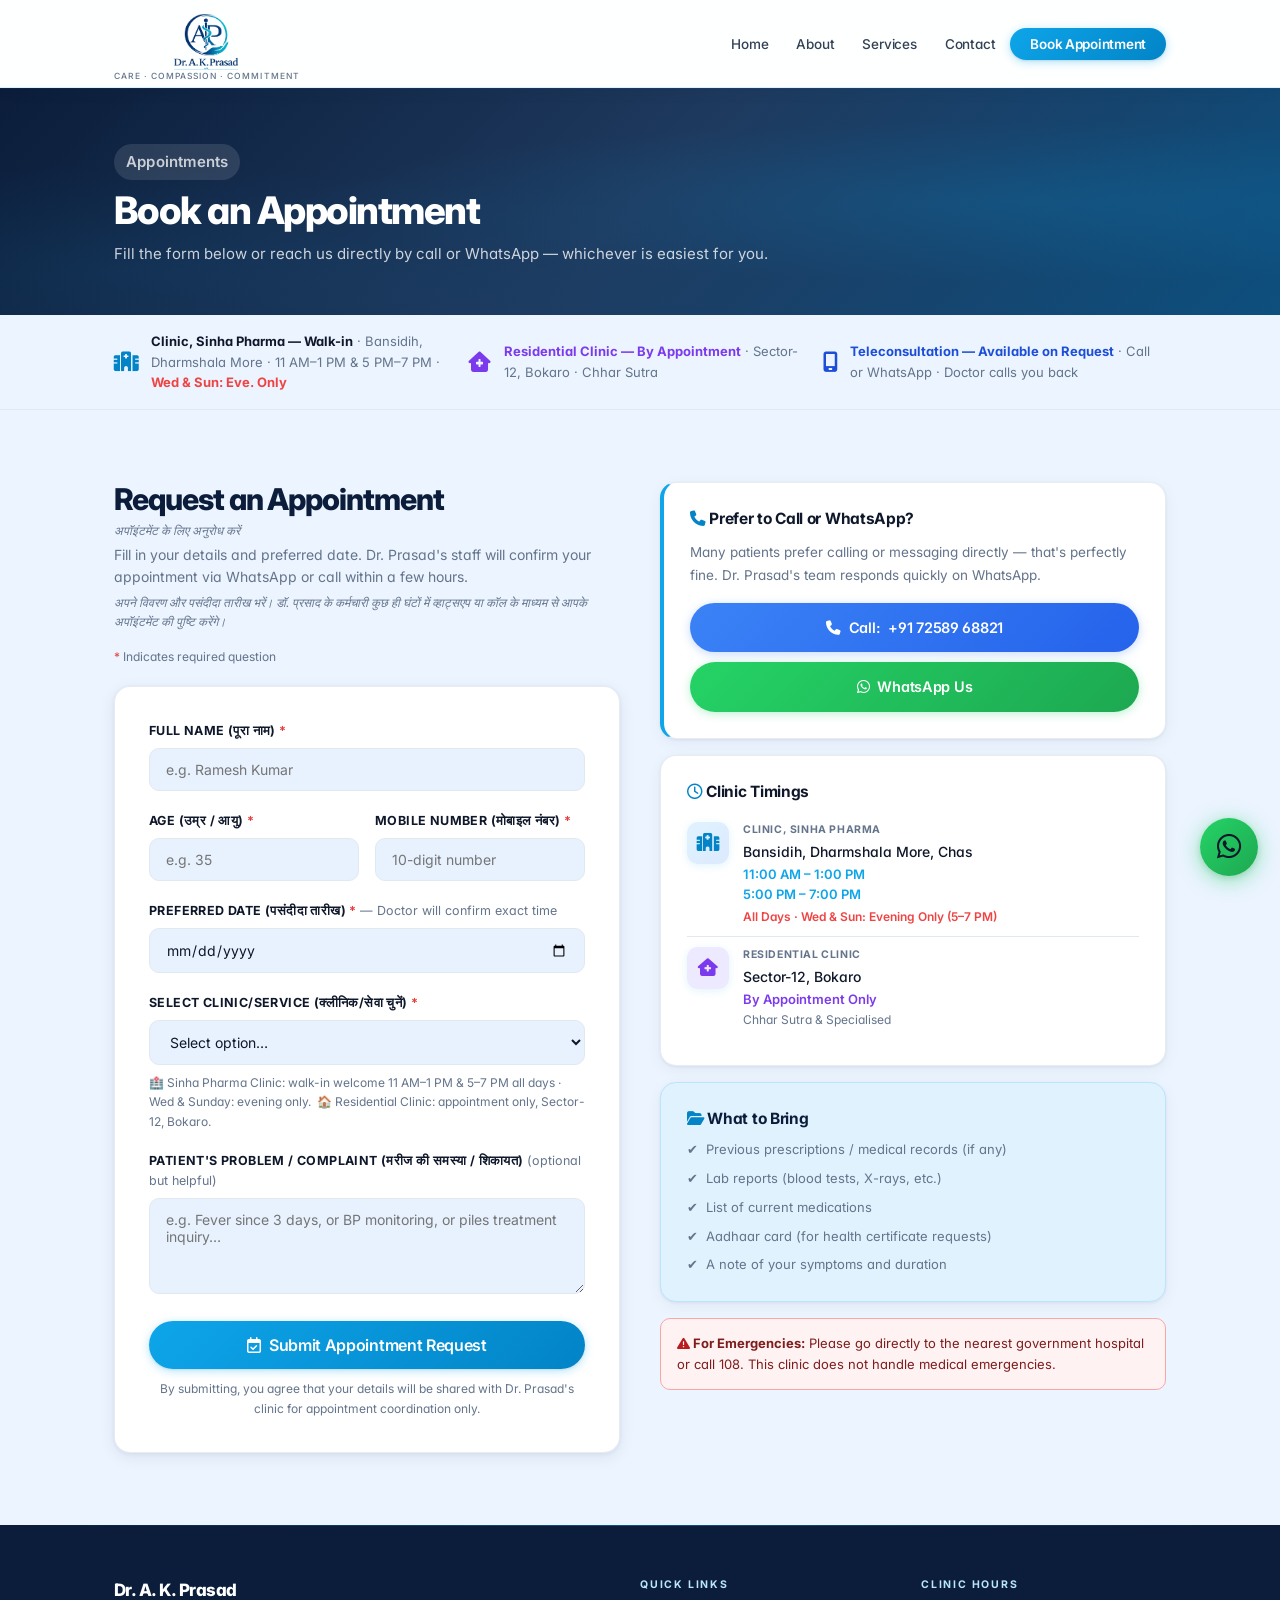
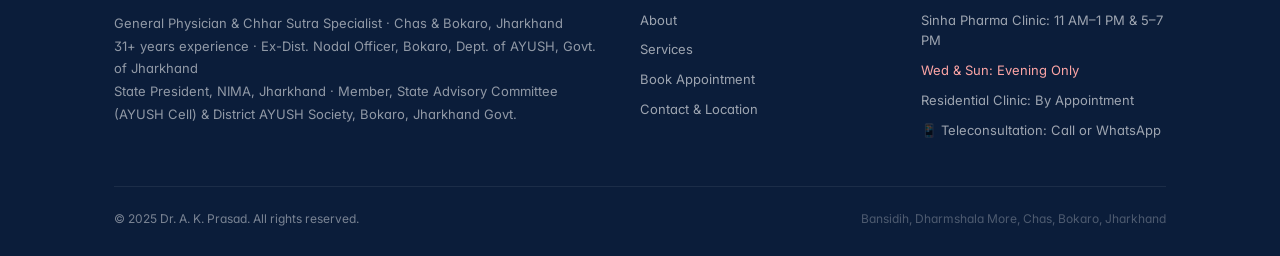
<file: appointment.html>
<!DOCTYPE html>
<html lang="en">
<head>
  <meta charset="UTF-8">
  <meta name="viewport" content="width=device-width, initial-scale=1.0">
  <meta name="description" content="Book an appointment with Dr. A. K. Prasad — General Physician & Chhar Sutra Specialist, Chas & Bokaro. Online booking form or WhatsApp/call. अपॉइंटमेंट बुक करें।">
  <meta name="keywords" content="book appointment Dr Prasad, Chhar Sutra appointment Bokaro, doctor appointment Chas, teleconsultation Bokaro, अपॉइंटमेंट बुक करें">
  <meta name="robots" content="index, follow">
  <meta name="author" content="Dr. A. K. Prasad">
  <meta name="geo.region" content="IN-JH">
  <meta name="geo.placename" content="Chas, Bokaro, Jharkhand, India">
  <link rel="canonical" href="https://drprasad.netlify.app/appointment.html" />
  <meta property="og:type" content="website">
  <meta property="og:locale" content="en_IN">
  <meta property="og:url" content="https://drprasad.netlify.app/appointment.html">
  <meta property="og:title" content="Book Appointment | Dr. A. K. Prasad | Chas & Bokaro">
  <meta property="og:description" content="Book online, call, or WhatsApp. General OPD, Chhar Sutra, and Teleconsultation appointments with Dr. A. K. Prasad.">
  <meta name="twitter:card" content="summary">
  <meta name="twitter:title" content="Book Appointment | Dr. A. K. Prasad">
  <meta name="twitter:description" content="Online appointment form, call, or WhatsApp. General OPD, Chhar Sutra, Teleconsultation. Chas & Bokaro.">
  <title>Book Appointment | Dr. A. K. Prasad | Chas & Bokaro</title>
  <link rel="stylesheet" href="css/style.css">
  <link rel="stylesheet" href="https://cdnjs.cloudflare.com/ajax/libs/font-awesome/6.5.1/css/all.min.css">
  <link rel="icon" href="data:image/svg+xml,<svg xmlns='http://www.w3.org/2000/svg' viewBox='0 0 100 100'><text y='.9em' font-size='90'>🩺</text></svg>">
  <!-- Google Analytics 4 ─────────────────────────────────────────
       SETUP: analytics.google.com → Admin → Create property (free)
       Copy your Measurement ID and replace G-ET2RMZLPTC below (×2)
  ──────────────────────────────────────────────────────────────── -->
  <script async src="https://www.googletagmanager.com/gtag/js?id=G-ET2RMZLPTC"></script>
  <script>
    window.dataLayer = window.dataLayer || [];
    function gtag(){dataLayer.push(arguments);}
    gtag('js', new Date());
    gtag('config', 'G-ET2RMZLPTC', { send_page_view: true });
  </script>
</head>
<body>

<!-- NAVIGATION -->
<nav class="nav" role="navigation" aria-label="Main navigation">
  <div class="nav-inner">
    <a href="index.html" class="nav-logo">
      <div class="nav-logo-crop">
        <img src="images/logo2.png" alt="Dr. A. K. Prasad — General Physician, Chas &amp; Bokaro" class="nav-logo-img">
      </div>
      <span class="nav-logo-tagline">Care · Compassion · Commitment</span>
    </a>
    <ul class="nav-links" role="list">
      <li><a href="index.html">Home</a></li>
      <li><a href="about.html">About</a></li>
      <li><a href="services.html">Services</a></li>
      <li><a href="contact.html">Contact</a></li>
      <li><a href="appointment.html" class="btn-nav">Book Appointment</a></li>
    </ul>
    <button class="hamburger" id="hamburger" aria-label="Open menu" aria-expanded="false">
      <span></span><span></span><span></span>
    </button>
  </div>
</nav>
<div class="mobile-menu" id="mobileMenu" role="dialog" aria-label="Mobile navigation">
  <a href="index.html">Home</a>
  <a href="about.html">About</a>
  <a href="services.html">Services</a>
  <a href="contact.html">Contact</a>
  <a href="appointment.html" class="btn-mobile"><i class="fa-regular fa-calendar-check"></i> Book Appointment</a>
</div>

<!-- PAGE HERO -->
<header class="page-hero" role="banner">
  <div class="container">
    <p class="badge" style="background:rgba(255,255,255,0.15); color:white; margin-bottom:10px;">Appointments</p>
    <h1>Book an Appointment</h1>
    <p>Fill the form below or reach us directly by call or WhatsApp — whichever is easiest for you.</p>
  </div>
</header>

<!-- CLINIC QUICK INFO -->
<div style="background:#EBF4FF; border-bottom:1px solid var(--border-light); padding:16px 0;">
  <div class="container">
    <div class="grid-3" style="gap:12px;">
      <div style="display:flex; gap:12px; align-items:center; font-size:13px;">
        <span style="font-size:20px; color:var(--green-dark);"><i class="fa-solid fa-hospital"></i></span>
        <div>
          <strong style="color:var(--text);">Clinic, Sinha Pharma — Walk-in</strong>
          <span style="color:var(--text-muted);"> · Bansidih, Dharmshala More · 11 AM–1 PM &amp; 5 PM–7 PM · </span>
          <strong style="color:#EF4444;">Wed &amp; Sun: Eve. Only</strong>
        </div>
      </div>
      <div style="display:flex; gap:12px; align-items:center; font-size:13px;">
        <span style="font-size:20px; color:var(--purple);"><i class="fa-solid fa-house-medical"></i></span>
        <div>
          <strong style="color:var(--purple);">Residential Clinic — By Appointment</strong>
          <span style="color:var(--text-muted);"> · Sector-12, Bokaro · Chhar Sutra</span>
        </div>
      </div>
      <div style="display:flex; gap:12px; align-items:center; font-size:13px;">
        <span style="font-size:20px; color:#1D4ED8;"><i class="fa-solid fa-mobile-screen"></i></span>
        <div>
          <strong style="color:#1D4ED8;">Teleconsultation — Available on Request</strong>
          <span style="color:var(--text-muted);"> · Call or WhatsApp · Doctor calls you back</span>
        </div>
      </div>
    </div>
  </div>
</div>

<!-- MAIN CONTENT -->
<section class="section bg-white" aria-labelledby="appt-heading">
  <div class="container">
    <div class="grid-2" style="gap:40px; align-items:flex-start;">

      <!-- FORM -->
      <div>
        <h2 class="section-title" id="appt-heading" style="margin-bottom:4px;">Request an Appointment</h2>
        <p style="font-size:12px; color:var(--text-muted); margin-bottom:4px; font-style:italic;">अपॉइंटमेंट के लिए अनुरोध करें</p>
        <p style="font-size:14px; color:var(--text-muted); margin-bottom:4px;">
          Fill in your details and preferred date. Dr. Prasad's staff will confirm your appointment via WhatsApp or call within a few hours.
        </p>
        <p style="font-size:12px; color:var(--text-muted); margin-bottom:16px; font-style:italic;">
          अपने विवरण और पसंदीदा तारीख भरें। डॉ. प्रसाद के कर्मचारी कुछ ही घंटों में व्हाट्सएप या कॉल के माध्यम से आपके अपॉइंटमेंट की पुष्टि करेंगे।
        </p>
        <p style="font-size:12px; color:var(--text-muted); margin-bottom:20px;">
          <span style="color:#E53E3E;">*</span> Indicates required question
        </p>

        <div class="form-wrap" id="apptFormWrap">
          <!--
            HOW TO CONNECT TO GOOGLE FORMS:
            1. Create a Google Form with matching fields.
            2. Get the form's POST URL (replace /viewform with /formResponse).
            3. Set data-action="https://docs.google.com/forms/d/YOUR_FORM_ID/formResponse" below.
            4. Map each input's name="" to the Google Form field entry IDs (entry.XXXXXXXX).
            Until then, the form sends via WhatsApp as a fallback.
          -->
          <form id="apptForm" data-action="https://docs.google.com/forms/d/e/1FAIpQLSdhjMhjOOCsPiCNzfwTU8MyzLrzB0-1iEsrCWtTEHYgcp0fgw/formResponse" novalidate>

            <div class="form-group">
              <label class="form-label" for="patientName">Full Name (पूरा नाम) <span style="color:#E53E3E;">*</span></label>
              <input class="form-input" type="text" id="patientName" name="patientName"
                placeholder="e.g. Ramesh Kumar" required autocomplete="name">
            </div>

            <div class="form-row">
              <div class="form-group">
                <label class="form-label" for="age">Age (उम्र / आयु) <span style="color:#E53E3E;">*</span></label>
                <input class="form-input" type="number" id="age" name="age"
                  placeholder="e.g. 35" required min="1" max="120">
              </div>
              <div class="form-group">
                <label class="form-label" for="phone">Mobile Number (मोबाइल नंबर) <span style="color:#E53E3E;">*</span></label>
                <input class="form-input" type="tel" id="phone" name="phone"
                  placeholder="10-digit number" required autocomplete="tel"
                  pattern="[6-9][0-9]{9}" maxlength="10">
              </div>
            </div>

            <div class="form-group">
              <label class="form-label" for="date">
                Preferred Date (पसंदीदा तारीख) <span style="color:#E53E3E;">*</span>
                <span class="hint"> — Doctor will confirm exact time</span>
              </label>
              <input class="form-input" type="date" id="date" name="date" required>
            </div>

            <div class="form-group">
              <label class="form-label" for="clinic">Select Clinic/Service (क्लीनिक/सेवा चुनें) <span style="color:#E53E3E;">*</span></label>
              <select class="form-select" id="clinic" name="clinic" required>
                <option value="" disabled selected>Select option…</option>
                <option value="hall">🏥 Clinic, Sinha Pharma — Walk-in · Bansidih, Dharmshala More · 11 AM–1 PM &amp; 5 PM–7 PM · All Days · Wed &amp; Sun: Eve. Only (क्लीनिक, सिन्हा फार्मा — वॉक-इन · बंसीडीह, धर्मशाला मोड़ · सभी दिन · बुध व रवि: केवल शाम)</option>
                <option value="home">🏠 Residential Clinic — By Appointment · Sector-12, Bokaro (आवासीय क्लीनिक — अपॉइंटमेंट द्वारा · सेक्टर-12, बोकारो)</option>
                <option value="phone">📱 Teleconsultation — Available on Request · Call or WhatsApp · Doctor calls you back (टेलीकंसल्टेशन — अनुरोध पर उपलब्ध · कॉल या व्हाट्सएप · डॉक्टर आपको वापस कॉल करेंगे)</option>
              </select>
              <div class="form-note" id="clinicNoteDefault">
                🏥 Sinha Pharma Clinic: walk-in welcome 11 AM–1 PM &amp; 5–7 PM all days · Wed &amp; Sunday: evening only.&nbsp;
                🏠 Residential Clinic: appointment only, Sector-12, Bokaro.
              </div>
              <div id="clinicNotePhone" style="display:none; background:#EFF6FF; border:1px solid #BFDBFE; border-radius:6px; padding:12px 14px; margin-top:8px; font-size:13px; color:#1E3A8A; line-height:1.6;">
                📱 <strong>How Teleconsultation works:</strong><br>
                Fill this form with your preferred date. Dr. Prasad's team will call you back on your registered mobile number at a mutually confirmed time — <strong>no clinic visit needed.</strong><br>
                Best for: follow-ups, medication queries, reports discussion, and minor concerns.
              </div>
            </div>

            <div class="form-group">
              <label class="form-label" for="complaint">
                Patient's Problem / Complaint (मरीज की समस्या / शिकायत)
                <span class="hint"> (optional but helpful)</span>
              </label>
              <textarea class="form-textarea" id="complaint" name="complaint"
                placeholder="e.g. Fever since 3 days, or BP monitoring, or piles treatment inquiry…"></textarea>
            </div>

            <button type="submit" class="btn btn-primary" style="width:100%; justify-content:center; font-size:16px;">
              <i class="fa-regular fa-calendar-check"></i> Submit Appointment Request
            </button>
            <p class="form-note" style="text-align:center; margin-top:10px;">
              By submitting, you agree that your details will be shared with Dr. Prasad's clinic for appointment coordination only.
            </p>
          </form>
        </div>
      </div>

      <!-- SIDEBAR -->
      <div style="display:flex; flex-direction:column; gap:16px;">

        <div class="card" style="border-left:4px solid var(--green);">
          <div class="card-title" style="margin-bottom:12px;"><i class="fa-solid fa-phone" style="color:var(--green-dark);"></i> Prefer to Call or WhatsApp?</div>
          <p class="card-body" style="margin-bottom:16px;">Many patients prefer calling or messaging directly — that's perfectly fine. Dr. Prasad's team responds quickly on WhatsApp.</p>
          <div style="display:flex; flex-direction:column; gap:10px;">
            <a href="tel:+917258968821" class="btn btn-call tel-link" style="justify-content:center;">
              <i class="fa-solid fa-phone"></i> Call: <span class="phone-num">+91 72589 68821</span>
            </a>
            <a href="https://wa.me/917258968821?text=Hello%20Dr.%20Prasad%2C%20I%20would%20like%20to%20book%20an%20appointment." class="btn btn-wa" style="justify-content:center;" target="_blank" rel="noopener">
              <i class="fa-brands fa-whatsapp"></i> WhatsApp Us
            </a>
          </div>
        </div>

        <div class="card">
          <div class="card-title" style="margin-bottom:10px;"><i class="fa-regular fa-clock" style="color:var(--green-dark);"></i> Clinic Timings</div>
          <div class="info-row" style="padding:10px 0;">
            <div class="info-icon"><i class="fa-solid fa-hospital"></i></div>
            <div>
              <div class="info-label">Clinic, Sinha Pharma</div>
              <div class="info-value">Bansidih, Dharmshala More, Chas</div>
              <div style="font-size:13px; color:var(--green); font-weight:600; margin-top:2px;">11:00 AM – 1:00 PM</div>
              <div style="font-size:13px; color:var(--green); font-weight:600;">5:00 PM – 7:00 PM</div>
              <div style="font-size:12px; color:#EF4444; font-weight:600; margin-top:2px;">All Days · Wed &amp; Sun: Evening Only (5–7 PM)</div>
            </div>
          </div>
          <div class="info-row" style="padding:10px 0;">
            <div class="info-icon" style="background:var(--purple-light);"><i class="fa-solid fa-house-medical" style="color:var(--purple);"></i></div>
            <div>
              <div class="info-label">Residential Clinic</div>
              <div class="info-value">Sector-12, Bokaro</div>
              <div style="font-size:13px; color:var(--purple); font-weight:600; margin-top:2px;">By Appointment Only</div>
              <div style="font-size:12px; color:var(--text-muted);">Chhar Sutra &amp; Specialised</div>
            </div>
          </div>
        </div>

        <div class="card" style="background:var(--green-light); border-color:var(--green-mid);">
          <div class="card-title" style="color:var(--green-deeper); margin-bottom:10px;"><i class="fa-solid fa-folder-open" style="color:var(--green-dark);"></i> What to Bring</div>
          <ul style="display:flex; flex-direction:column; gap:8px; font-size:13px; color:var(--text-muted);">
            <li style="display:flex; gap:8px;"><span>✔</span> Previous prescriptions / medical records (if any)</li>
            <li style="display:flex; gap:8px;"><span>✔</span> Lab reports (blood tests, X-rays, etc.)</li>
            <li style="display:flex; gap:8px;"><span>✔</span> List of current medications</li>
            <li style="display:flex; gap:8px;"><span>✔</span> Aadhaar card (for health certificate requests)</li>
            <li style="display:flex; gap:8px;"><span>✔</span> A note of your symptoms and duration</li>
          </ul>
        </div>

        <div style="background:#FEF2F2; border:1px solid #FCA5A5; border-radius:var(--radius-sm); padding:14px 16px; font-size:13px; color:#7F1D1D;">
          <strong><i class="fa-solid fa-triangle-exclamation" style="color:#B91C1C;"></i> For Emergencies:</strong> Please go directly to the nearest government hospital or call 108. This clinic does not handle medical emergencies.
        </div>

      </div>
    </div>
  </div>
</section>

<!-- Appointment data is collected via the form above.
     Once you connect a Google Form (see HOW TO CONNECT comment inside the <form> tag),
     all responses will appear automatically in your linked Google Sheet.
     No second form or embed needed. -->

<!-- FOOTER -->
<footer class="footer" role="contentinfo">
  <div class="container">
    <div class="footer-grid">
      <div class="footer-brand">
        <div class="name">Dr. A. K. Prasad</div>
        <p class="desc">General Physician &amp; Chhar Sutra Specialist · Chas &amp; Bokaro, Jharkhand<br>31+ years experience · Ex-Dist. Nodal Officer, Bokaro, Dept. of AYUSH, Govt. of Jharkhand<br>State President, NIMA, Jharkhand · Member, State Advisory Committee (AYUSH Cell) &amp; District AYUSH Society, Bokaro, Jharkhand Govt.</p>
      </div>
      <div class="footer-col">
        <h4>Quick Links</h4>
        <a href="about.html">About</a>
        <a href="services.html">Services</a>
        <a href="appointment.html">Book Appointment</a>
        <a href="contact.html">Contact &amp; Location</a>
      </div>
      <div class="footer-col">
        <h4>Clinic Hours</h4>
        <a href="contact.html">Sinha Pharma Clinic: 11 AM–1 PM &amp; 5–7 PM</a>
        <a href="contact.html" style="color:#FCA5A5;">Wed &amp; Sun: Evening Only</a>
        <a href="contact.html">Residential Clinic: By Appointment</a>
        <a href="appointment.html">📱 Teleconsultation: Call or WhatsApp</a>
      </div>
    </div>
    <div class="footer-bottom">
      <p>© 2025 Dr. A. K. Prasad. All rights reserved.</p>
      <p style="font-size:12px; opacity:0.6;">Bansidih, Dharmshala More, Chas, Bokaro, Jharkhand</p>
    </div>
  </div>
</footer>

<a href="https://wa.me/917258968821" class="wa-float" target="_blank" rel="noopener" aria-label="Chat on WhatsApp"><i class="fa-brands fa-whatsapp"></i></a>
<script src="js/main.js"></script>
<script>
  const dateInput = document.getElementById('date');
  if (dateInput) {
    dateInput.setAttribute('min', new Date().toISOString().split('T')[0]);
  }

  // Show telephonic consultation note when that clinic option is selected
  const clinicSelect = document.getElementById('clinic');
  const noteDefault = document.getElementById('clinicNoteDefault');
  const notePhone = document.getElementById('clinicNotePhone');
  if (clinicSelect) {
    clinicSelect.addEventListener('change', function() {
      const isPhone = this.value === 'phone';
      if (noteDefault) noteDefault.style.display = isPhone ? 'none' : '';
      if (notePhone) notePhone.style.display = isPhone ? 'block' : 'none';
    });
  }
</script>

<!-- ── Appointment success toast ────────────────────────────────── -->
<style>
  #apptToast {
    position: fixed;
    bottom: 32px;
    left: 50%;
    transform: translateX(-50%) translateY(16px);
    background: #0B1D3A;
    color: #fff;
    padding: 14px 18px 14px 16px;
    border-radius: 14px;
    font-size: 14px;
    line-height: 1.55;
    box-shadow: 0 10px 36px rgba(0,0,0,0.28), 0 2px 8px rgba(0,0,0,0.14);
    z-index: 9999;
    opacity: 0;
    pointer-events: none;
    transition: opacity 0.3s ease, transform 0.3s ease;
    max-width: min(420px, 90vw);
    display: flex;
    align-items: flex-start;
    gap: 12px;
  }
  #apptToast.toast-show {
    opacity: 1;
    transform: translateX(-50%) translateY(0);
    pointer-events: auto;
  }
  #apptToast .toast-icon { font-size: 20px; line-height: 1; flex-shrink: 0; margin-top: 1px; }
  #apptToast .toast-body { flex: 1; }
  #apptToast .toast-title { font-weight: 700; font-size: 14.5px; margin-bottom: 3px; }
  #apptToast .toast-msg   { font-size: 13px; opacity: 0.85; }
  #apptToast .toast-close {
    background: none; border: none; color: #fff; opacity: 0.55;
    cursor: pointer; font-size: 18px; line-height: 1; padding: 0 0 0 4px;
    flex-shrink: 0; align-self: flex-start; margin-top: -1px;
    transition: opacity 0.15s;
  }
  #apptToast .toast-close:hover { opacity: 1; }
</style>

<div id="apptToast" role="alert" aria-live="assertive">
  <span class="toast-icon">✅</span>
  <div class="toast-body">
    <div class="toast-title">Appointment request sent!</div>
    <div class="toast-msg">Dr. Prasad's team will confirm via WhatsApp or call shortly.</div>
  </div>
  <button class="toast-close" id="apptToastClose" aria-label="Dismiss">×</button>
</div>

</body>
</html>
</file>
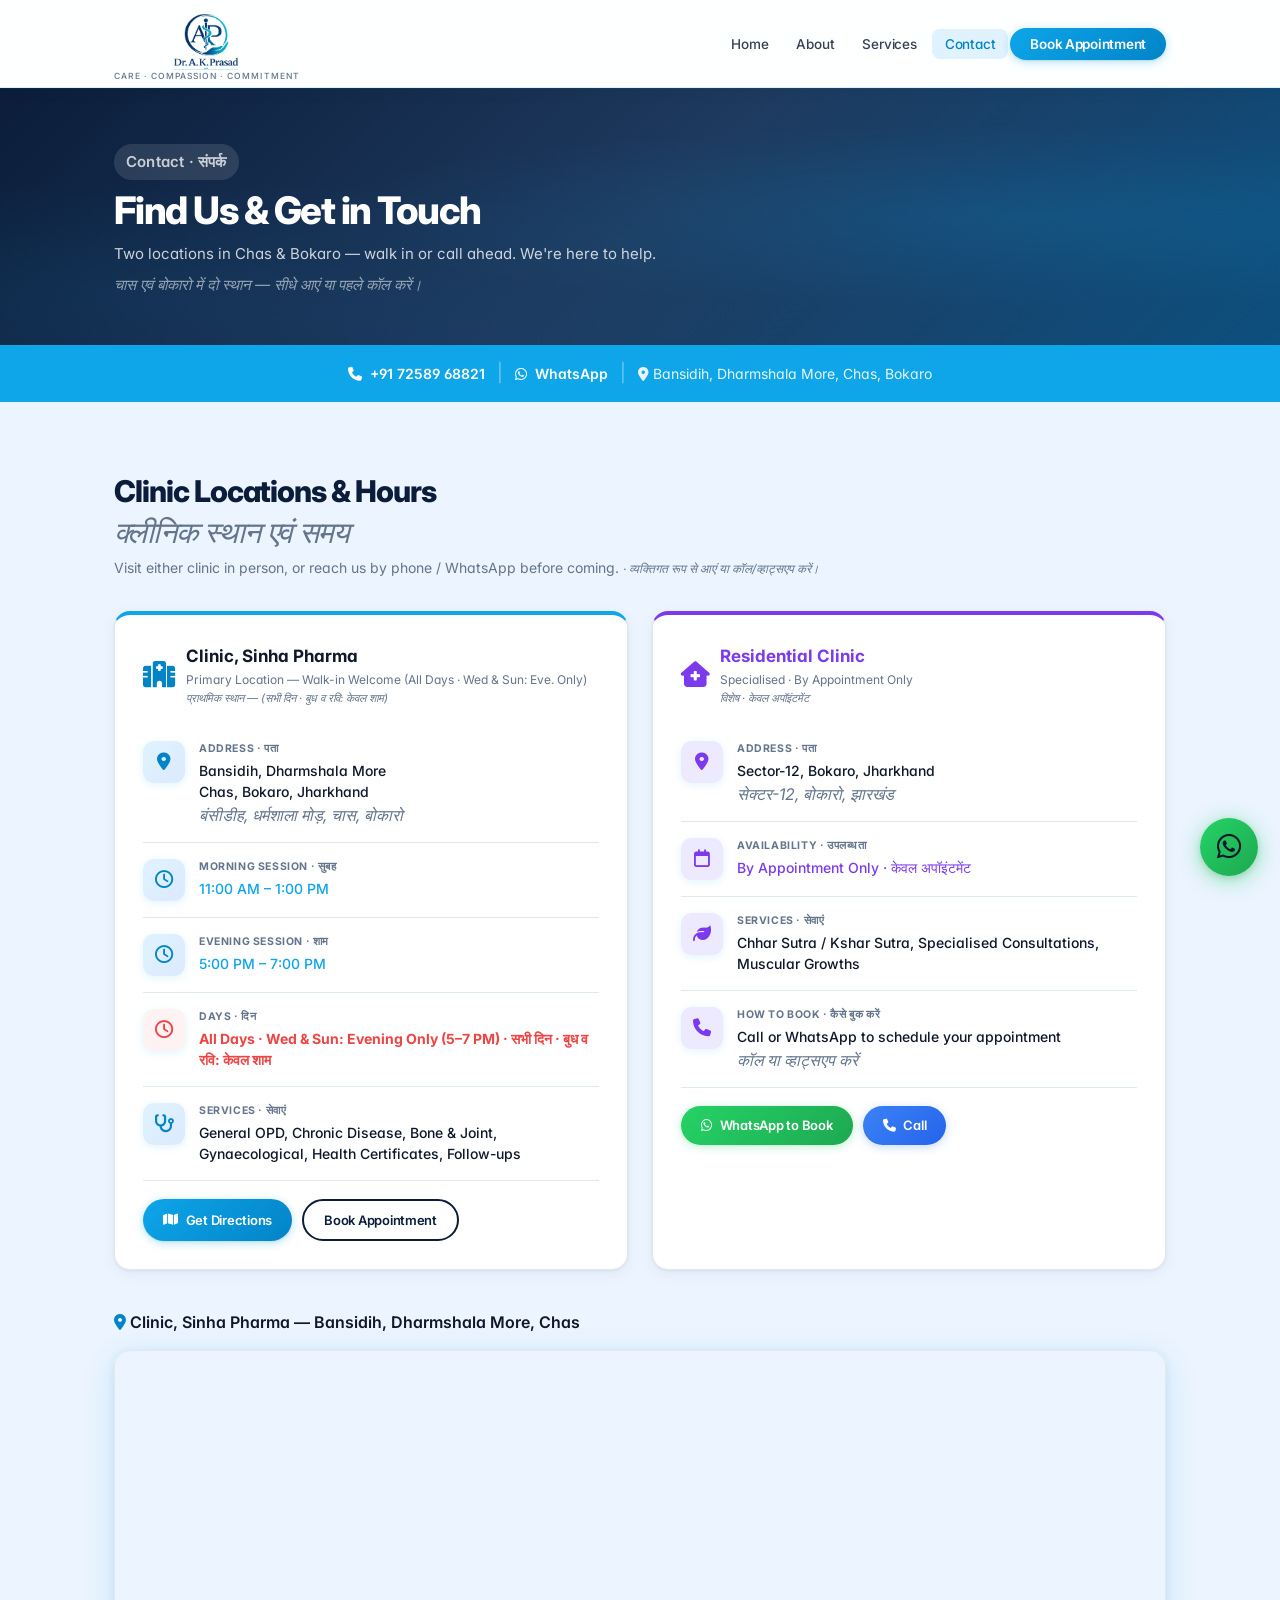
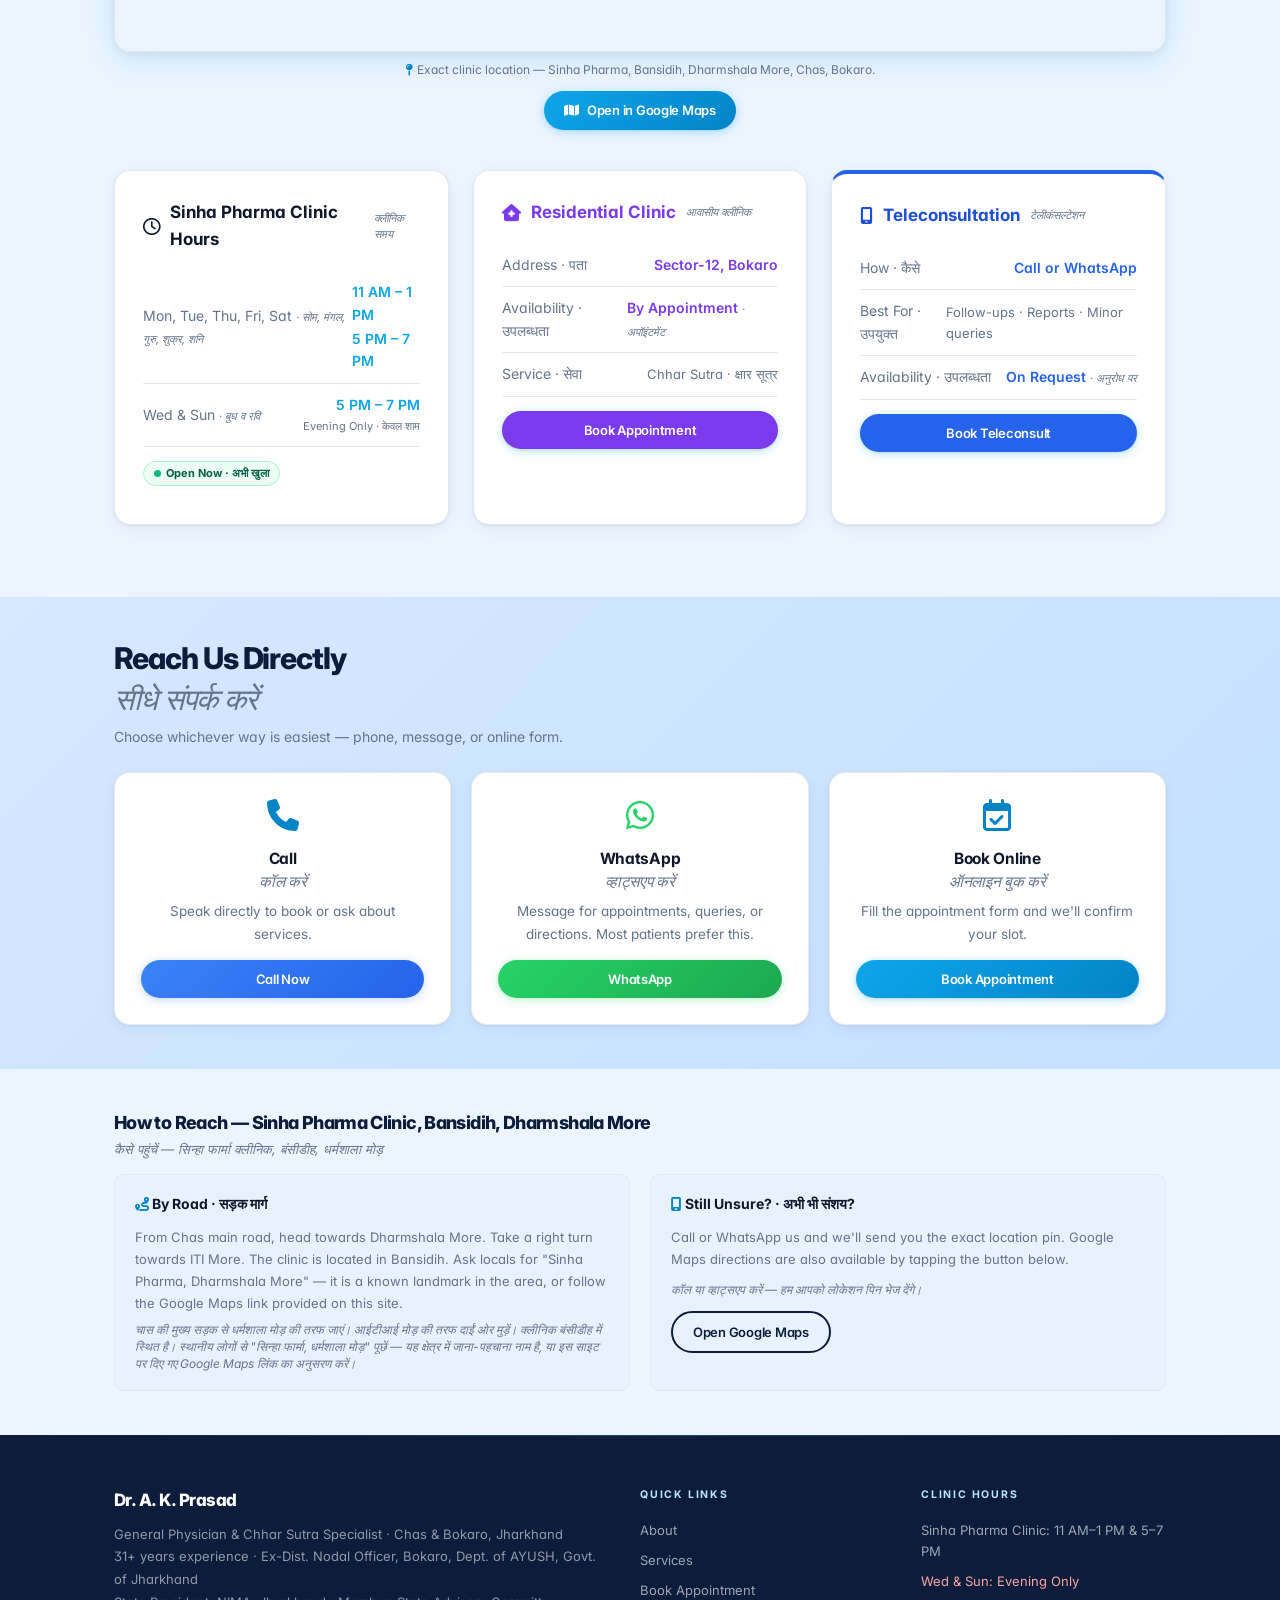
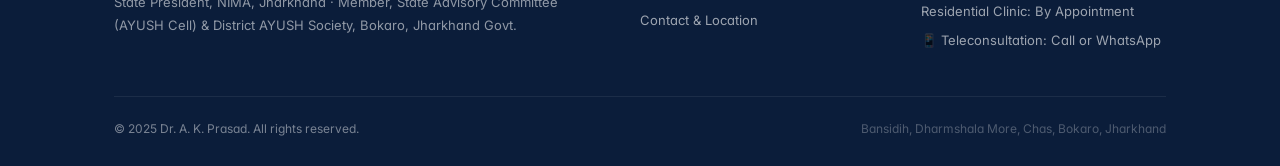
<file: contact.html>
<!DOCTYPE html>
<html lang="en">
<head>
  <meta charset="UTF-8">
  <meta name="viewport" content="width=device-width, initial-scale=1.0">
  <meta name="description" content="Contact Dr. A. K. Prasad — General Physician & Chhar Sutra Specialist. Clinic at Bansidih, Dharmshala More, Chas, Bokaro. Call, WhatsApp, or get directions.">
  <meta name="keywords" content="Dr Prasad contact, Sinha Pharma clinic Chas, Dharmshala More doctor, Bokaro clinic hours, डॉ प्रसाद संपर्क, धर्मशाला मोड़ क्लीनिक">
  <meta name="robots" content="index, follow">
  <meta name="author" content="Dr. A. K. Prasad">
  <meta name="geo.region" content="IN-JH">
  <meta name="geo.placename" content="Chas, Bokaro, Jharkhand, India">
  <link rel="canonical" href="https://drprasad.netlify.app/contact.html" />
  <meta property="og:type" content="website">
  <meta property="og:locale" content="en_IN">
  <meta property="og:url" content="https://drprasad.netlify.app/contact.html">
  <meta property="og:title" content="Contact & Location | Dr. A. K. Prasad | Chas & Bokaro">
  <meta property="og:description" content="Clinic at Bansidih, Dharmshala More, Chas — walk-in Wed &amp; Sun (Evening). Residential Clinic Sector-12 Bokaro by appointment. Call or WhatsApp.">
  <meta name="twitter:card" content="summary">
  <meta name="twitter:title" content="Contact & Location | Dr. A. K. Prasad">
  <meta name="twitter:description" content="Walk-in clinic at Bansidih, Dharmshala More, Chas. Residential Clinic Bokaro by appointment. Call or WhatsApp.">
  <title>Contact & Location | Dr. A. K. Prasad | Chas & Bokaro</title>
  <link rel="stylesheet" href="css/style.css">
  <link rel="stylesheet" href="https://cdnjs.cloudflare.com/ajax/libs/font-awesome/6.5.1/css/all.min.css">
  <link rel="icon" href="data:image/svg+xml,<svg xmlns='http://www.w3.org/2000/svg' viewBox='0 0 100 100'><text y='.9em' font-size='90'>🩺</text></svg>">
  <style>
    .contact-card {
      background: var(--card-bg);
      border: 1px solid var(--border-light);
      border-radius: var(--radius);
      padding: 28px;
      box-shadow: var(--shadow);
    }
    .contact-card-title {
      font-size: 17px; font-weight: 700; color: var(--text);
      margin-bottom: 18px; display: flex; align-items: center; gap: 10px;
    }
    .hours-row {
      display: flex; justify-content: space-between; align-items: center;
      padding: 10px 0; border-bottom: 1px solid var(--border-light);
      font-size: 14px;
    }
    .hours-row:last-child { border-bottom: none; }
    .hours-label { color: var(--text-muted); }
    .hours-value { font-weight: 600; color: var(--green); }
    .hours-value.closed { color: #EF4444; font-weight: 700; }
    .hours-value.purple { color: var(--purple); }
    .open-badge {
      display: inline-flex; align-items: center; gap: 5px;
      background: #ECFDF5; color: #065F46;
      font-size: 11px; font-weight: 700;
      padding: 3px 10px; border-radius: 20px;
      border: 1px solid #A7F3D0;
    }
    .open-badge::before {
      content: '';
      width: 7px; height: 7px; border-radius: 50%;
      background: #10B981;
      animation: blink 1.5s infinite;
    }
    @keyframes blink { 0%,100%{opacity:1} 50%{opacity:0.4} }
  </style>
  <!-- Google Analytics 4 ─────────────────────────────────────────
       SETUP: analytics.google.com → Admin → Create property (free)
       Copy your Measurement ID and replace G-ET2RMZLPTC below (×2)
  ──────────────────────────────────────────────────────────────── -->
  <script async src="https://www.googletagmanager.com/gtag/js?id=G-ET2RMZLPTC"></script>
  <script>
    window.dataLayer = window.dataLayer || [];
    function gtag(){dataLayer.push(arguments);}
    gtag('js', new Date());
    gtag('config', 'G-ET2RMZLPTC', { send_page_view: true });
  </script>
</head>
<body>

<!-- NAVIGATION -->
<nav class="nav" role="navigation" aria-label="Main navigation">
  <div class="nav-inner">
    <a href="index.html" class="nav-logo">
      <div class="nav-logo-crop">
        <img src="images/logo2.png" alt="Dr. A. K. Prasad — General Physician, Chas &amp; Bokaro" class="nav-logo-img">
      </div>
      <span class="nav-logo-tagline">Care · Compassion · Commitment</span>
    </a>
    <ul class="nav-links" role="list">
      <li><a href="index.html">Home</a></li>
      <li><a href="about.html">About</a></li>
      <li><a href="services.html">Services</a></li>
      <li><a href="contact.html">Contact</a></li>
      <li><a href="appointment.html" class="btn-nav">Book Appointment</a></li>
    </ul>
    <button class="hamburger" id="hamburger" aria-label="Open menu" aria-expanded="false">
      <span></span><span></span><span></span>
    </button>
  </div>
</nav>
<div class="mobile-menu" id="mobileMenu" role="dialog" aria-label="Mobile navigation">
  <a href="index.html">Home</a>
  <a href="about.html">About</a>
  <a href="services.html">Services</a>
  <a href="contact.html">Contact</a>
  <a href="appointment.html" class="btn-mobile"><i class="fa-regular fa-calendar-check"></i> Book Appointment</a>
</div>

<!-- PAGE HERO -->
<header class="page-hero" role="banner">
  <div class="container">
    <p class="badge" style="background:rgba(255,255,255,0.15); color:white; margin-bottom:10px;">Contact · संपर्क</p>
    <h1>Find Us &amp; Get in Touch</h1>
    <p>Two locations in Chas &amp; Bokaro — walk in or call ahead. We're here to help.</p>
    <p class="hi" style="color:rgba(255,255,255,0.7); margin-top:5px;">चास एवं बोकारो में दो स्थान — सीधे आएं या पहले कॉल करें।</p>
  </div>
</header>

<!-- QUICK CONTACT BAR -->
<div style="background:var(--green); padding:14px 0;">
  <div class="container">
    <div style="display:flex; flex-wrap:wrap; gap:12px; align-items:center; justify-content:center;">
      <a href="tel:+917258968821" style="display:flex; align-items:center; gap:8px; color:white; font-size:14px; font-weight:600; text-decoration:none;">
        <i class="fa-solid fa-phone"></i> <span class="phone-num">+91 72589 68821</span>
      </a>
      <span style="color:rgba(255,255,255,0.4); font-size:18px;">|</span>
      <a href="https://wa.me/917258968821" target="_blank" rel="noopener" style="display:flex; align-items:center; gap:8px; color:white; font-size:14px; font-weight:600; text-decoration:none;">
        <i class="fa-brands fa-whatsapp"></i> WhatsApp
      </a>
      <span style="color:rgba(255,255,255,0.4); font-size:18px;">|</span>
      <span style="color:rgba(255,255,255,0.9); font-size:14px;"><i class="fa-solid fa-location-dot"></i> Bansidih, Dharmshala More, Chas, Bokaro</span>
    </div>
  </div>
</div>

<!-- MAIN CONTENT -->
<section class="section bg-white" aria-labelledby="contact-heading">
  <div class="container">
    <h2 class="section-title" id="contact-heading" style="margin-bottom:4px;">
      Clinic Locations &amp; Hours
      <span class="hi">क्लीनिक स्थान एवं समय</span>
    </h2>
    <p style="font-size:14px; color:var(--text-muted); margin-bottom:32px;">
      Visit either clinic in person, or reach us by phone / WhatsApp before coming.
      <span class="hi" style="display:inline; font-size:12px;"> · व्यक्तिगत रूप से आएं या कॉल/व्हाट्सएप करें।</span>
    </p>

    <div class="grid-2" style="gap:24px; margin-bottom:40px;">

      <!-- CLINIC 1 -->
      <div class="contact-card" style="border-top:4px solid var(--green);">
        <div class="contact-card-title">
          <span style="font-size:26px; color:var(--green-dark);"><i class="fa-solid fa-hospital"></i></span>
          <div>
            <div>Clinic, Sinha Pharma</div>
            <div style="font-size:12px; font-weight:400; color:var(--text-muted);">Primary Location — Walk-in Welcome (All Days · Wed &amp; Sun: Eve. Only)</div>
            <div class="hi" style="font-size:11px;">प्राथमिक स्थान — (सभी दिन · बुध व रवि: केवल शाम)</div>
          </div>
        </div>

        <div class="info-row">
          <div class="info-icon"><i class="fa-solid fa-location-dot"></i></div>
          <div>
            <div class="info-label">Address · पता</div>
            <div class="info-value">Bansidih, Dharmshala More<br>Chas, Bokaro, Jharkhand</div>
            <div class="hi">बंसीडीह, धर्मशाला मोड़, चास, बोकारो</div>
          </div>
        </div>

        <div class="info-row">
          <div class="info-icon"><i class="fa-regular fa-clock"></i></div>
          <div>
            <div class="info-label">Morning Session · सुबह</div>
            <div class="info-value" style="color:var(--green);">11:00 AM – 1:00 PM</div>
          </div>
        </div>

        <div class="info-row">
          <div class="info-icon"><i class="fa-regular fa-clock"></i></div>
          <div>
            <div class="info-label">Evening Session · शाम</div>
            <div class="info-value" style="color:var(--green);">5:00 PM – 7:00 PM</div>
          </div>
        </div>

        <div class="info-row">
          <div class="info-icon" style="background:#FEF2F2;"><i class="fa-regular fa-clock" style="color:#EF4444;"></i></div>
          <div>
            <div class="info-label">Days · दिन</div>
            <div class="info-value" style="color:#EF4444; font-weight:700;">All Days · Wed &amp; Sun: Evening Only (5–7 PM) · सभी दिन · बुध व रवि: केवल शाम</div>
          </div>
        </div>

        <div class="info-row">
          <div class="info-icon"><i class="fa-solid fa-stethoscope"></i></div>
          <div>
            <div class="info-label">Services · सेवाएं</div>
            <div class="info-value">General OPD, Chronic Disease, Bone &amp; Joint, Gynaecological, Health Certificates, Follow-ups</div>
          </div>
        </div>

        <div style="margin-top:18px; display:flex; gap:10px; flex-wrap:wrap;">
          <a href="https://maps.google.com/?q=23.629244,86.176518"
             target="_blank" rel="noopener" class="btn btn-primary btn-sm">
            <i class="fa-solid fa-map"></i> Get Directions
          </a>
          <a href="appointment.html#appt-heading" class="btn btn-outline btn-sm">Book Appointment</a>
        </div>
      </div>

      <!-- CLINIC 2 -->
      <div class="contact-card" style="border-top:4px solid var(--purple);">
        <div class="contact-card-title" style="color:var(--purple);">
          <span style="font-size:26px; color:var(--purple);"><i class="fa-solid fa-house-medical"></i></span>
          <div>
            <div>Residential Clinic</div>
            <div style="font-size:12px; font-weight:400; color:var(--text-muted);">Specialised · By Appointment Only</div>
            <div class="hi" style="font-size:11px; color:var(--text-muted);">विशेष · केवल अपॉइंटमेंट</div>
          </div>
        </div>

        <div class="info-row">
          <div class="info-icon" style="background:var(--purple-light);"><i class="fa-solid fa-location-dot" style="color:var(--purple);"></i></div>
          <div>
            <div class="info-label">Address · पता</div>
            <div class="info-value">Sector-12, Bokaro, Jharkhand</div>
            <div class="hi">सेक्टर-12, बोकारो, झारखंड</div>
          </div>
        </div>

        <div class="info-row">
          <div class="info-icon" style="background:var(--purple-light);"><i class="fa-regular fa-calendar" style="color:var(--purple);"></i></div>
          <div>
            <div class="info-label">Availability · उपलब्धता</div>
            <div class="info-value" style="color:var(--purple);">By Appointment Only · केवल अपॉइंटमेंट</div>
          </div>
        </div>

        <div class="info-row">
          <div class="info-icon" style="background:var(--purple-light);"><i class="fa-solid fa-leaf" style="color:var(--purple);"></i></div>
          <div>
            <div class="info-label">Services · सेवाएं</div>
            <div class="info-value">Chhar Sutra / Kshar Sutra, Specialised Consultations, Muscular Growths</div>
          </div>
        </div>

        <div class="info-row">
          <div class="info-icon" style="background:var(--purple-light);"><i class="fa-solid fa-phone" style="color:var(--purple);"></i></div>
          <div>
            <div class="info-label">How to Book · कैसे बुक करें</div>
            <div class="info-value">Call or WhatsApp to schedule your appointment</div>
            <div class="hi">कॉल या व्हाट्सएप करें</div>
          </div>
        </div>

        <div style="margin-top:18px; display:flex; gap:10px; flex-wrap:wrap;">
          <a href="https://wa.me/917258968821?text=Hello%20Dr.%20Prasad%2C%20I%20would%20like%20to%20book%20a%20Chhar%20Sutra%20appointment%20at%20the%20Residential%20Clinic."
             class="btn btn-wa btn-sm" target="_blank" rel="noopener">
            <i class="fa-brands fa-whatsapp"></i> WhatsApp to Book
          </a>
          <a href="tel:+917258968821" class="btn btn-call btn-sm"><i class="fa-solid fa-phone"></i> Call</a>
        </div>
      </div>
    </div>

    <!-- MAP SECTION -->
    <div id="map" style="margin-bottom:40px;">
      <h3 style="font-size:16px; font-weight:600; color:var(--text); margin-bottom:14px;">
        <i class="fa-solid fa-location-dot" style="color:var(--green-dark);"></i> Clinic, Sinha Pharma — Bansidih, Dharmshala More, Chas
      </h3>
      <div class="map-wrap">
        <!--
          HOW TO GET THE EMBED:
          1. Go to maps.google.com
          2. Search "Dharmshala More, Chas, Bokaro" or the exact location
          3. Click Share → Embed a map → Copy iframe
          4. Replace the iframe src below with that URL.
        -->
        <iframe
          src="https://maps.google.com/maps?q=23.629244,86.176518&t=&z=17&ie=UTF8&iwloc=&output=embed"
          width="100%" height="320" style="border:0; display:block;" allowfullscreen="" loading="lazy"
          referrerpolicy="no-referrer-when-downgrade"
          title="Exact location of Clinic, Sinha Pharma, Bansidih, Dharmshala More, Chas">
        </iframe>
      </div>
      <p style="font-size:12px; color:var(--text-muted); margin-top:8px; text-align:center;">
        <i class="fa-solid fa-map-pin" style="color:var(--green-dark);"></i> Exact clinic location — Sinha Pharma, Bansidih, Dharmshala More, Chas, Bokaro.
      </p>
      <div style="text-align:center; margin-top:12px;">
        <a href="https://maps.google.com/?q=23.629244,86.176518"
           target="_blank" rel="noopener" class="btn btn-primary btn-sm">
          <i class="fa-solid fa-map"></i> Open in Google Maps
        </a>
      </div>
    </div>

    <!-- HOURS TABLE -->
    <div class="grid-3" style="gap:24px;">
      <div class="contact-card">
        <div class="contact-card-title">
          <i class="fa-regular fa-clock"></i> Sinha Pharma Clinic Hours
          <span class="hi" style="display:block; font-size:11px; font-weight:400; margin-top:1px;">क्लीनिक समय</span>
        </div>
        <div class="hours-row">
          <span class="hours-label">Mon, Tue, Thu, Fri, Sat <span class="hi" style="display:inline; font-size:11px;">· सोम, मंगल, गुरु, शुक्र, शनि</span></span>
          <div style="display:flex; flex-direction:column; align-items:flex-end; gap:2px;">
            <span class="hours-value">11 AM – 1 PM</span>
            <span class="hours-value">5 PM – 7 PM</span>
          </div>
        </div>
        <div class="hours-row">
          <span class="hours-label">Wed &amp; Sun <span class="hi" style="display:inline; font-size:11px;">· बुध व रवि</span></span>
          <div style="display:flex; flex-direction:column; align-items:flex-end; gap:2px;">
            <span class="hours-value">5 PM – 7 PM</span>
            <span style="font-size:11px; color:var(--text-muted);">Evening Only · केवल शाम</span>
          </div>
        </div>
        <div class="hours-row" style="border:none; padding-top:14px;">
          <span id="openStatus" class="open-badge" style="display:none;">Open Now · अभी खुला</span>
        </div>
      </div>

      <div class="contact-card">
        <div class="contact-card-title" style="color:var(--purple);">
          <i class="fa-solid fa-house-medical" style="color:var(--purple);"></i> Residential Clinic
          <span class="hi" style="display:block; font-size:11px; font-weight:400; color:var(--text-muted); margin-top:1px;">आवासीय क्लीनिक</span>
        </div>
        <div class="hours-row">
          <span class="hours-label">Address · पता</span>
          <span class="hours-value purple">Sector-12, Bokaro</span>
        </div>
        <div class="hours-row">
          <span class="hours-label">Availability · उपलब्धता</span>
          <span class="hours-value purple">By Appointment <span class="hi" style="display:inline; font-size:11px;">· अपॉइंटमेंट</span></span>
        </div>
        <div class="hours-row">
          <span class="hours-label">Service · सेवा</span>
          <span style="font-size:13px; color:var(--text-muted);">Chhar Sutra · क्षार सूत्र</span>
        </div>
        <div style="margin-top:14px;">
          <a href="appointment.html#appt-heading" class="btn btn-primary btn-sm" style="background:var(--purple); width:100%; justify-content:center;">Book Appointment</a>
        </div>
      </div>

      <div class="contact-card" style="border-top:4px solid #2563EB;">
        <div class="contact-card-title" style="color:#1D4ED8;">
          <i class="fa-solid fa-mobile-screen" style="color:#1D4ED8;"></i> Teleconsultation
          <span class="hi" style="display:block; font-size:11px; font-weight:400; color:var(--text-muted); margin-top:1px;">टेलीकंसल्टेशन</span>
        </div>
        <div class="hours-row">
          <span class="hours-label">How · कैसे</span>
          <span class="hours-value" style="color:#2563EB;">Call or WhatsApp</span>
        </div>
        <div class="hours-row">
          <span class="hours-label">Best For · उपयुक्त</span>
          <span style="font-size:13px; color:var(--text-muted);">Follow-ups · Reports · Minor queries</span>
        </div>
        <div class="hours-row">
          <span class="hours-label">Availability · उपलब्धता</span>
          <span class="hours-value" style="color:#2563EB;">On Request <span class="hi" style="display:inline; font-size:11px;">· अनुरोध पर</span></span>
        </div>
        <div style="margin-top:14px;">
          <a href="appointment.html#appt-heading" class="btn btn-primary btn-sm" style="background:#2563EB; width:100%; justify-content:center;">Book Teleconsult</a>
        </div>
      </div>
    </div>
  </div>
</section>

<!-- REACH US -->
<section class="section-sm bg-green" aria-labelledby="reach-heading">
  <div class="container">
    <h2 class="section-title" id="reach-heading" style="margin-bottom:6px;">
      Reach Us Directly
      <span class="hi">सीधे संपर्क करें</span>
    </h2>
    <p style="font-size:14px; color:var(--text-muted); margin-bottom:24px;">Choose whichever way is easiest — phone, message, or online form.</p>
    <div class="grid-3">
      <div class="card" style="text-align:center;">
        <div style="margin-bottom:14px; color:var(--green-dark);"><i class="fa-solid fa-phone" style="font-size:32px;"></i></div>
        <div class="card-title">Call <span class="hi">कॉल करें</span></div>
        <div class="card-body" style="margin-bottom:14px;">Speak directly to book or ask about services.</div>
        <a href="tel:+917258968821" class="btn btn-call btn-sm" style="justify-content:center; width:100%;">
          Call Now
        </a>
      </div>
      <div class="card" style="text-align:center;">
        <div style="margin-bottom:14px; color:#25D366;"><i class="fa-brands fa-whatsapp" style="font-size:32px;"></i></div>
        <div class="card-title">WhatsApp <span class="hi">व्हाट्सएप करें</span></div>
        <div class="card-body" style="margin-bottom:14px;">Message for appointments, queries, or directions. Most patients prefer this.</div>
        <a href="https://wa.me/917258968821?text=Hello%20Dr.%20Prasad%2C%20I%20would%20like%20to%20enquire%20about%20your%20services."
           class="btn btn-wa btn-sm" style="justify-content:center; width:100%;"
           target="_blank" rel="noopener">
          WhatsApp
        </a>
      </div>
      <div class="card" style="text-align:center;">
        <div style="margin-bottom:14px; color:var(--green-dark);"><i class="fa-regular fa-calendar-check" style="font-size:32px;"></i></div>
        <div class="card-title">Book Online <span class="hi">ऑनलाइन बुक करें</span></div>
        <div class="card-body" style="margin-bottom:14px;">Fill the appointment form and we'll confirm your slot.</div>
        <a href="appointment.html#appt-heading" class="btn btn-primary btn-sm" style="justify-content:center; width:100%;">
          Book Appointment
        </a>
      </div>
    </div>
  </div>
</section>

<!-- DIRECTIONS TIPS -->
<section class="section-sm bg-white" aria-labelledby="directions-heading">
  <div class="container">
    <h2 class="section-title" id="directions-heading" style="font-size:18px; margin-bottom:6px;">
      How to Reach — Sinha Pharma Clinic, Bansidih, Dharmshala More
    </h2>
    <p class="hi" style="font-size:13px; margin-bottom:16px;">कैसे पहुंचें — सिन्हा फार्मा क्लीनिक, बंसीडीह, धर्मशाला मोड़</p>
    <div class="grid-2" style="gap:20px;">
      <div style="background:var(--bg); border-radius:var(--radius-sm); padding:18px 20px; border:1px solid var(--border-light);">
        <div style="font-size:14px; font-weight:700; color:var(--text); margin-bottom:10px;"><i class="fa-solid fa-route" style="color:var(--green-dark);"></i> By Road · सड़क मार्ग</div>
        <p style="font-size:13px; color:var(--text-muted); line-height:1.7;">
          From Chas main road, head towards Dharmshala More. Take a right turn towards ITI More. The clinic is located in Bansidih. Ask locals for "Sinha Pharma, Dharmshala More" — it is a known landmark in the area, or follow the Google Maps link provided on this site.
        </p>
        <p class="hi" style="margin-top:8px; font-size:12px;">चास की मुख्य सड़क से धर्मशाला मोड़ की तरफ जाएं। आईटीआई मोड़ की तरफ दाईं ओर मुड़ें। क्लीनिक बंसीडीह में स्थित है। स्थानीय लोगों से "सिन्हा फार्मा, धर्मशाला मोड़" पूछें — यह क्षेत्र में जाना-पहचाना नाम है, या इस साइट पर दिए गए Google Maps लिंक का अनुसरण करें।</p>
      </div>
      <div style="background:var(--bg); border-radius:var(--radius-sm); padding:18px 20px; border:1px solid var(--border-light);">
        <div style="font-size:14px; font-weight:700; color:var(--text); margin-bottom:10px;"><i class="fa-solid fa-mobile-screen" style="color:var(--green-dark);"></i> Still Unsure? · अभी भी संशय?</div>
        <p style="font-size:13px; color:var(--text-muted); line-height:1.7; margin-bottom:12px;">
          Call or WhatsApp us and we'll send you the exact location pin. Google Maps directions are also available by tapping the button below.
        </p>
        <p class="hi" style="font-size:12px; margin-bottom:12px;">कॉल या व्हाट्सएप करें — हम आपको लोकेशन पिन भेज देंगे।</p>
        <a href="https://maps.google.com/?q=23.629244,86.176518"
           target="_blank" rel="noopener" class="btn btn-outline btn-sm">
          Open Google Maps
        </a>
      </div>
    </div>
  </div>
</section>

<!-- FOOTER -->
<footer class="footer" role="contentinfo">
  <div class="container">
    <div class="footer-grid">
      <div class="footer-brand">
        <div class="name">Dr. A. K. Prasad</div>
        <p class="desc">General Physician &amp; Chhar Sutra Specialist · Chas &amp; Bokaro, Jharkhand<br>31+ years experience · Ex-Dist. Nodal Officer, Bokaro, Dept. of AYUSH, Govt. of Jharkhand<br>State President, NIMA, Jharkhand · Member, State Advisory Committee (AYUSH Cell) &amp; District AYUSH Society, Bokaro, Jharkhand Govt.</p>
      </div>
      <div class="footer-col">
        <h4>Quick Links</h4>
        <a href="about.html">About</a>
        <a href="services.html">Services</a>
        <a href="appointment.html#appt-heading">Book Appointment</a>
        <a href="contact.html">Contact &amp; Location</a>
      </div>
      <div class="footer-col">
        <h4>Clinic Hours</h4>
        <a href="contact.html">Sinha Pharma Clinic: 11 AM–1 PM &amp; 5–7 PM</a>
        <a href="contact.html" style="color:#FCA5A5;">Wed &amp; Sun: Evening Only</a>
        <a href="contact.html">Residential Clinic: By Appointment</a>
        <a href="appointment.html#appt-heading">📱 Teleconsultation: Call or WhatsApp</a>
      </div>
    </div>
    <div class="footer-bottom">
      <p>© 2025 Dr. A. K. Prasad. All rights reserved.</p>
      <p style="font-size:12px; opacity:0.6;">Bansidih, Dharmshala More, Chas, Bokaro, Jharkhand</p>
    </div>
  </div>
</footer>

<a href="https://wa.me/917258968821" class="wa-float" target="_blank" rel="noopener" aria-label="Chat on WhatsApp"><i class="fa-brands fa-whatsapp"></i></a>
<script src="js/main.js"></script>
<script>
  (function() {
    const badge = document.getElementById('openStatus');
    if (!badge) return;
    const now = new Date();
    const day = now.getDay();
    const mins = now.getHours() * 60 + now.getMinutes();
    const eveOpen = mins >= 17*60 && mins < 19*60;
    const mornOpen = mins >= 11*60 && mins < 13*60;
    /* Wed(3) & Sun(0): evening only; all other days: both sessions */
    if (eveOpen || (mornOpen && day !== 3 && day !== 0)) {
      badge.style.display = 'inline-flex';
    }
  })();
</script>
</body>
</html>
</file>
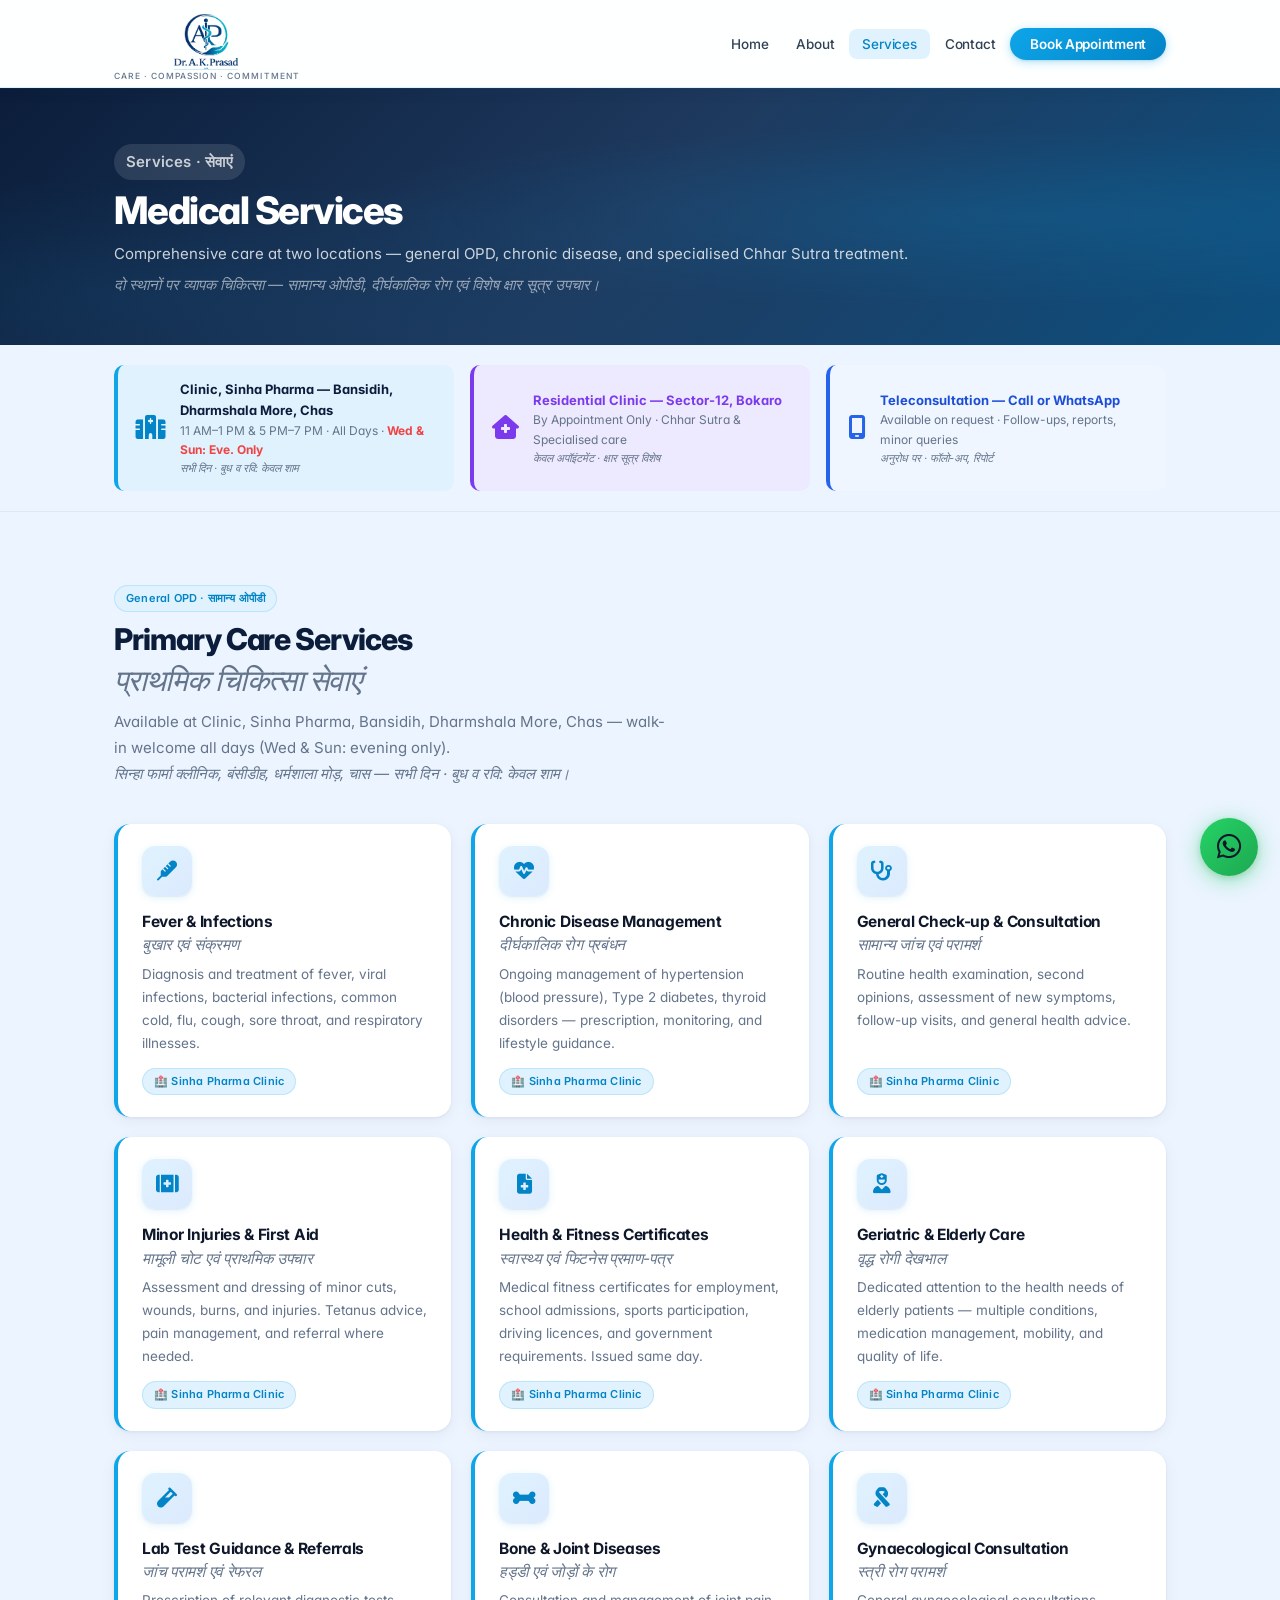
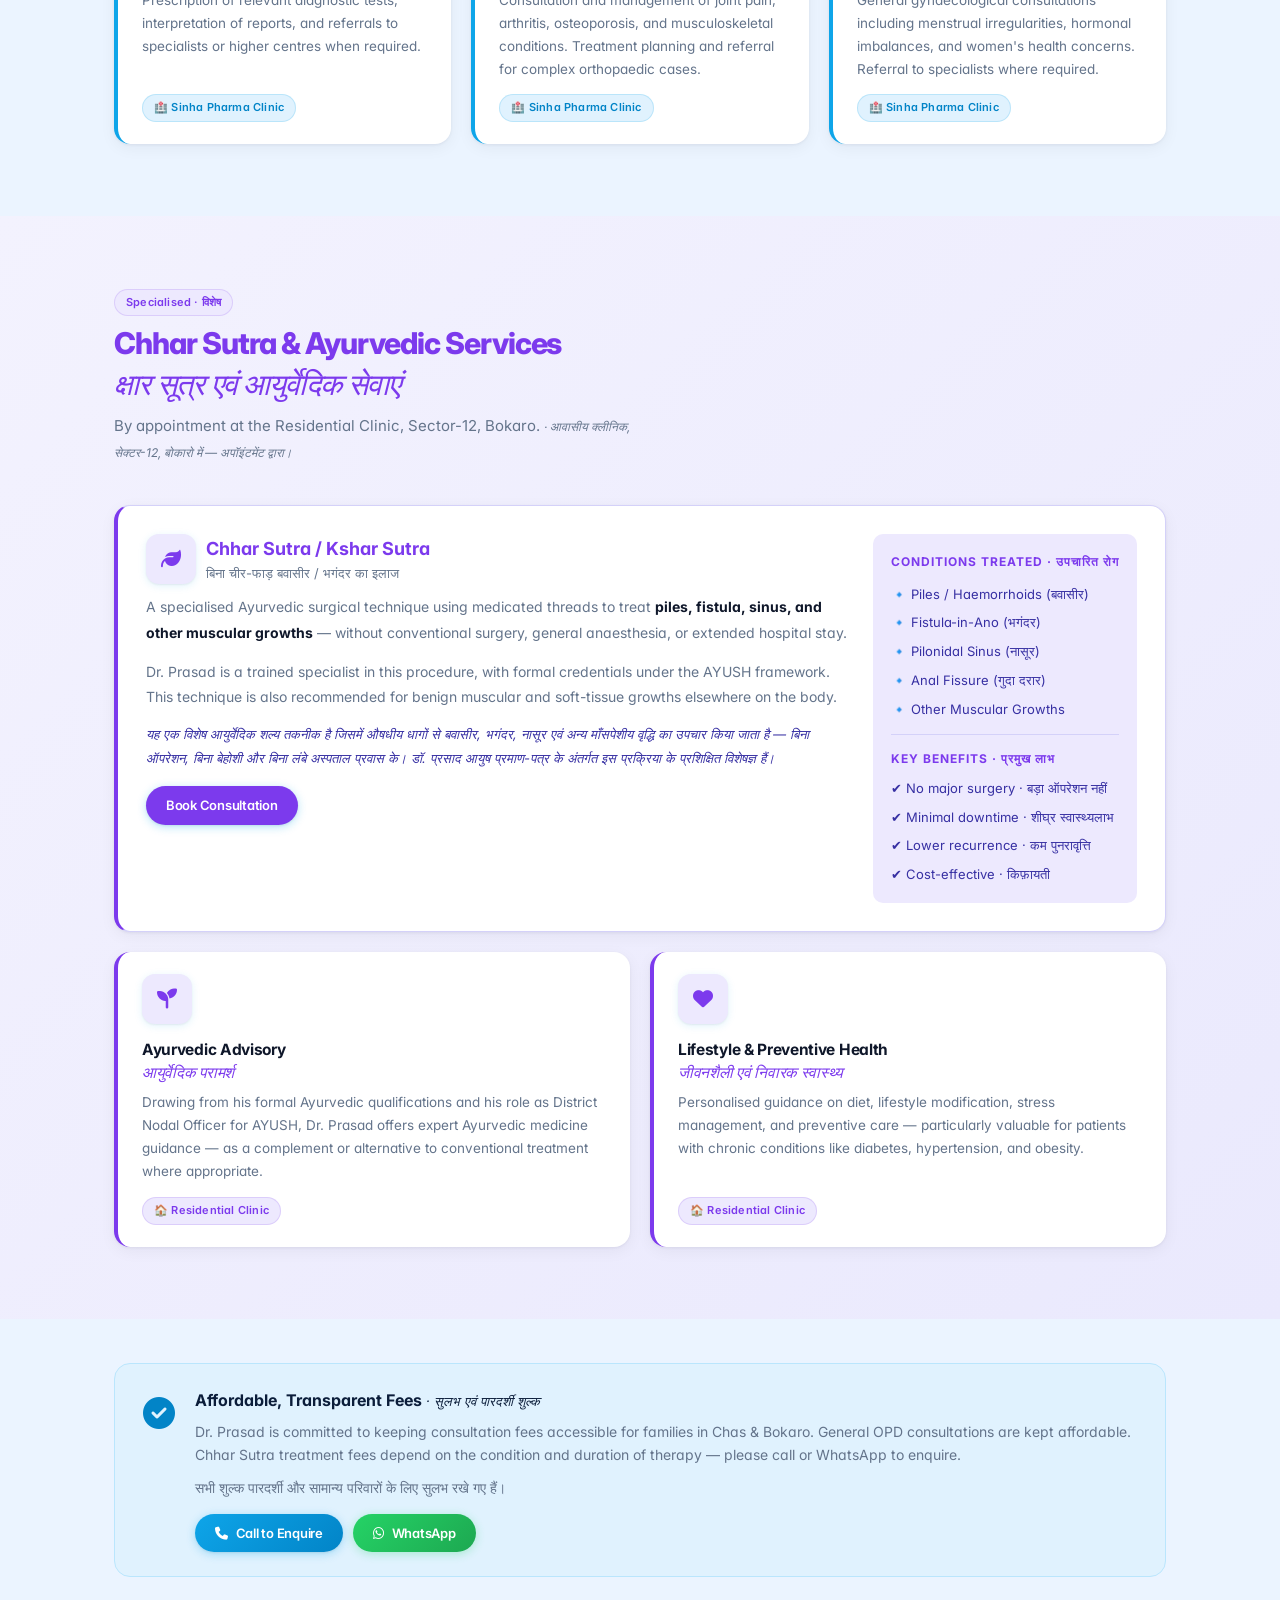
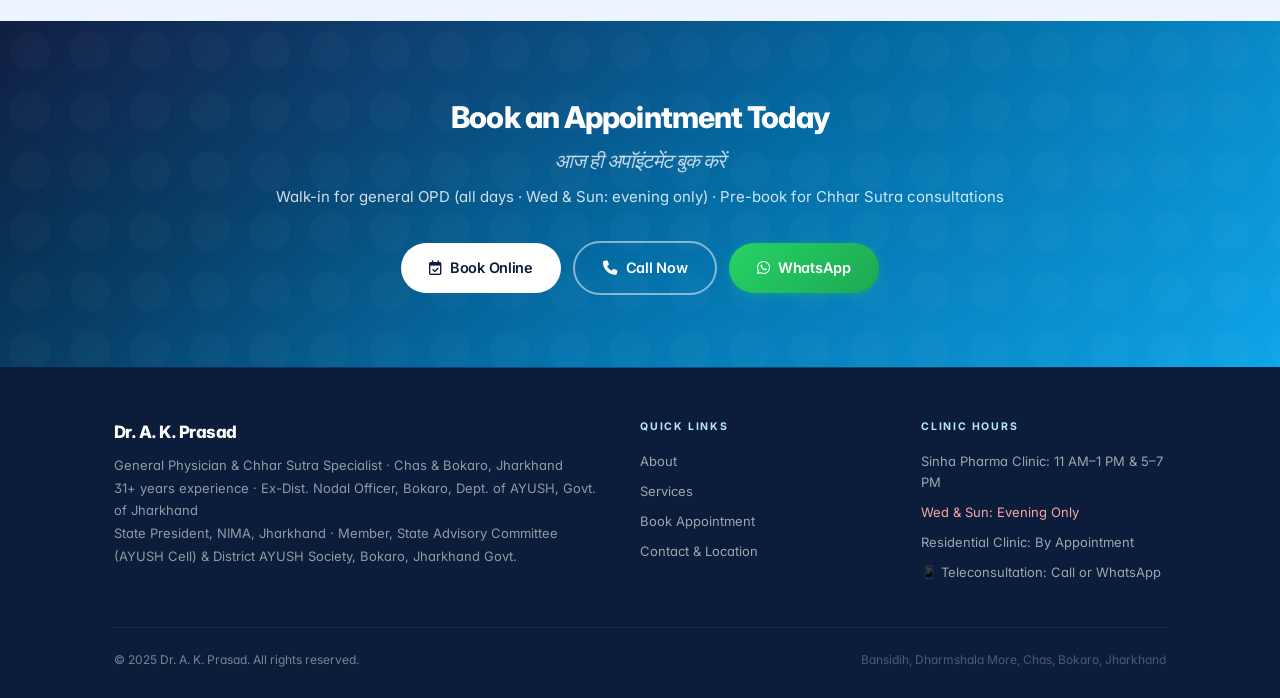
<file: services.html>
<!DOCTYPE html>
<html lang="en">
<head>
  <meta charset="UTF-8">
  <meta name="viewport" content="width=device-width, initial-scale=1.0">
  <meta name="description" content="Services offered by Dr. A. K. Prasad — General OPD, Chronic Disease Management, Chhar Sutra treatment for piles and fistula, Ayurvedic Advisory, Bone & Joint diseases, Gynaecological consultations. Chas & Bokaro, Jharkhand.">
  <meta name="keywords" content="General OPD Chas, Bokaro doctor services, Chhar Sutra piles fistula treatment, Kshar Sutra, Ayurvedic doctor Bokaro, chronic disease Bokaro, बवासीर इलाज, भगंदर इलाज बोकारो, सामान्य ओपीडी चास">
  <meta name="robots" content="index, follow">
  <meta name="author" content="Dr. A. K. Prasad">
  <meta name="geo.region" content="IN-JH">
  <meta name="geo.placename" content="Chas, Bokaro, Jharkhand, India">
  <link rel="canonical" href="https://drprasad.netlify.app/services.html" />
  <meta property="og:type" content="website">
  <meta property="og:locale" content="en_IN">
  <meta property="og:url" content="https://drprasad.netlify.app/services.html">
  <meta property="og:title" content="Services | Dr. A. K. Prasad | Chas & Bokaro">
  <meta property="og:description" content="General OPD, Chhar Sutra for piles & fistula, Chronic Disease Management, Ayurvedic Advisory, Bone & Joint, Gynaecological consultations. Walk-in & by appointment.">
  <meta name="twitter:card" content="summary">
  <meta name="twitter:title" content="Medical Services | Dr. A. K. Prasad | Chas & Bokaro">
  <meta name="twitter:description" content="General OPD, Chhar Sutra (piles/fistula), Chronic Disease, Ayurvedic Advisory. Walk-in at Chas clinic. Bokaro by appointment.">
  <title>Services | Dr. A. K. Prasad | Chas & Bokaro</title>
  <link rel="stylesheet" href="css/style.css">
  <link rel="stylesheet" href="https://cdnjs.cloudflare.com/ajax/libs/font-awesome/6.5.1/css/all.min.css">
  <link rel="icon" href="data:image/svg+xml,<svg xmlns='http://www.w3.org/2000/svg' viewBox='0 0 100 100'><text y='.9em' font-size='90'>🩺</text></svg>">
  <!-- Google Analytics 4 ─────────────────────────────────────────
       SETUP: analytics.google.com → Admin → Create property (free)
       Copy your Measurement ID and replace G-ET2RMZLPTC below (×2)
  ──────────────────────────────────────────────────────────────── -->
  <script async src="https://www.googletagmanager.com/gtag/js?id=G-ET2RMZLPTC"></script>
  <script>
    window.dataLayer = window.dataLayer || [];
    function gtag(){dataLayer.push(arguments);}
    gtag('js', new Date());
    gtag('config', 'G-ET2RMZLPTC', { send_page_view: true });
  </script>
</head>
<body>

<!-- NAVIGATION -->
<nav class="nav" role="navigation" aria-label="Main navigation">
  <div class="nav-inner">
    <a href="index.html" class="nav-logo">
      <div class="nav-logo-crop">
        <img src="images/logo2.png" alt="Dr. A. K. Prasad — General Physician, Chas &amp; Bokaro" class="nav-logo-img">
      </div>
      <span class="nav-logo-tagline">Care · Compassion · Commitment</span>
    </a>
    <ul class="nav-links" role="list">
      <li><a href="index.html">Home</a></li>
      <li><a href="about.html">About</a></li>
      <li><a href="services.html">Services</a></li>
      <li><a href="contact.html">Contact</a></li>
      <li><a href="appointment.html" class="btn-nav">Book Appointment</a></li>
    </ul>
    <button class="hamburger" id="hamburger" aria-label="Open menu" aria-expanded="false">
      <span></span><span></span><span></span>
    </button>
  </div>
</nav>
<div class="mobile-menu" id="mobileMenu" role="dialog" aria-label="Mobile navigation">
  <a href="index.html">Home</a>
  <a href="about.html">About</a>
  <a href="services.html">Services</a>
  <a href="contact.html">Contact</a>
  <a href="appointment.html" class="btn-mobile"><i class="fa-regular fa-calendar-check"></i> Book Appointment</a>
</div>

<!-- PAGE HERO -->
<header class="page-hero" role="banner">
  <div class="container">
    <p class="badge" style="background:rgba(255,255,255,0.15); color:white; margin-bottom:10px;">Services · सेवाएं</p>
    <h1>Medical Services</h1>
    <p>Comprehensive care at two locations — general OPD, chronic disease, and specialised Chhar Sutra treatment.</p>
    <p class="hi" style="color:rgba(255,255,255,0.7); margin-top:5px;">दो स्थानों पर व्यापक चिकित्सा — सामान्य ओपीडी, दीर्घकालिक रोग एवं विशेष क्षार सूत्र उपचार।</p>
  </div>
</header>

<!-- CLINIC LOCATION GUIDE -->
<div style="background:#EBF4FF; border-bottom: 1px solid var(--border-light); padding: 20px 0;">
  <div class="container">
    <div class="grid-3" style="gap:16px;">
      <div style="display:flex; gap:14px; align-items:center; padding:14px 18px; background:var(--green-light); border-radius:var(--radius-sm); border-left:4px solid var(--green);">
        <span style="font-size:24px; color:var(--green-dark);"><i class="fa-solid fa-hospital"></i></span>
        <div>
          <div style="font-size:13px; font-weight:700; color:var(--green-deeper);">Clinic, Sinha Pharma — Bansidih, Dharmshala More, Chas</div>
          <div style="font-size:12px; color:var(--text-muted);">11 AM–1 PM &amp; 5 PM–7 PM · All Days · <strong style="color:#EF4444;">Wed &amp; Sun: Eve. Only</strong></div>
          <div class="hi" style="font-size:11px; margin-top:2px;">सभी दिन · बुध व रवि: केवल शाम</div>
        </div>
      </div>
      <div style="display:flex; gap:14px; align-items:center; padding:14px 18px; background:var(--purple-light); border-radius:var(--radius-sm); border-left:4px solid var(--purple);">
        <span style="font-size:24px; color:var(--purple);"><i class="fa-solid fa-house-medical"></i></span>
        <div>
          <div style="font-size:13px; font-weight:700; color:var(--purple);">Residential Clinic — Sector-12, Bokaro</div>
          <div style="font-size:12px; color:var(--text-muted);">By Appointment Only · Chhar Sutra &amp; Specialised care</div>
          <div class="hi" style="font-size:11px; margin-top:2px;">केवल अपॉइंटमेंट · क्षार सूत्र विशेष</div>
        </div>
      </div>
      <div style="display:flex; gap:14px; align-items:center; padding:14px 18px; background:#EFF6FF; border-radius:var(--radius-sm); border-left:4px solid #2563EB;">
        <span style="font-size:24px; color:#2563EB;"><i class="fa-solid fa-mobile-screen"></i></span>
        <div>
          <div style="font-size:13px; font-weight:700; color:#1D4ED8;">Teleconsultation — Call or WhatsApp</div>
          <div style="font-size:12px; color:var(--text-muted);">Available on request · Follow-ups, reports, minor queries</div>
          <div class="hi" style="font-size:11px; margin-top:2px;">अनुरोध पर · फॉलो-अप, रिपोर्ट</div>
        </div>
      </div>
    </div>
  </div>
</div>

<!-- GENERAL SERVICES -->
<section class="section bg-white" aria-labelledby="general-heading">
  <div class="container">
    <p class="badge badge-green" style="margin-bottom:10px;">General OPD · सामान्य ओपीडी</p>
    <h2 class="section-title" id="general-heading">
      Primary Care Services
      <span class="hi">प्राथमिक चिकित्सा सेवाएं</span>
    </h2>
    <p class="section-sub">
      Available at Clinic, Sinha Pharma, Bansidih, Dharmshala More, Chas — walk-in welcome all days (Wed &amp; Sun: evening only).
      <span class="hi" style="display:block; margin-top:2px;">सिन्हा फार्मा क्लीनिक, बंसीडीह, धर्मशाला मोड़, चास — सभी दिन · बुध व रवि: केवल शाम।</span>
    </p>
    <div class="grid-3">

      <div class="service-card" style="display:flex; flex-direction:column; gap:0;">
        <div class="card-icon"><i class="fa-solid fa-thermometer"></i></div>
        <div class="card-title">
          Fever &amp; Infections
          <span class="hi">बुखार एवं संक्रमण</span>
        </div>
        <div class="card-body" style="flex:1;">Diagnosis and treatment of fever, viral infections, bacterial infections, common cold, flu, cough, sore throat, and respiratory illnesses.</div>
        <div style="margin-top:12px;"><span class="badge badge-green">🏥 Sinha Pharma Clinic</span></div>
      </div>

      <div class="service-card" style="display:flex; flex-direction:column; gap:0;">
        <div class="card-icon"><i class="fa-solid fa-heart-pulse"></i></div>
        <div class="card-title">
          Chronic Disease Management
          <span class="hi">दीर्घकालिक रोग प्रबंधन</span>
        </div>
        <div class="card-body" style="flex:1;">Ongoing management of hypertension (blood pressure), Type 2 diabetes, thyroid disorders — prescription, monitoring, and lifestyle guidance.</div>
        <div style="margin-top:12px;"><span class="badge badge-green">🏥 Sinha Pharma Clinic</span></div>
      </div>

      <div class="service-card" style="display:flex; flex-direction:column; gap:0;">
        <div class="card-icon"><i class="fa-solid fa-stethoscope"></i></div>
        <div class="card-title">
          General Check-up &amp; Consultation
          <span class="hi">सामान्य जांच एवं परामर्श</span>
        </div>
        <div class="card-body" style="flex:1;">Routine health examination, second opinions, assessment of new symptoms, follow-up visits, and general health advice.</div>
        <div style="margin-top:12px;"><span class="badge badge-green">🏥 Sinha Pharma Clinic</span></div>
      </div>

      <div class="service-card" style="display:flex; flex-direction:column; gap:0;">
        <div class="card-icon"><i class="fa-solid fa-kit-medical"></i></div>
        <div class="card-title">
          Minor Injuries &amp; First Aid
          <span class="hi">मामूली चोट एवं प्राथमिक उपचार</span>
        </div>
        <div class="card-body" style="flex:1;">Assessment and dressing of minor cuts, wounds, burns, and injuries. Tetanus advice, pain management, and referral where needed.</div>
        <div style="margin-top:12px;"><span class="badge badge-green">🏥 Sinha Pharma Clinic</span></div>
      </div>

      <div class="service-card" style="display:flex; flex-direction:column; gap:0;">
        <div class="card-icon"><i class="fa-solid fa-file-medical"></i></div>
        <div class="card-title">
          Health &amp; Fitness Certificates
          <span class="hi">स्वास्थ्य एवं फिटनेस प्रमाण-पत्र</span>
        </div>
        <div class="card-body" style="flex:1;">Medical fitness certificates for employment, school admissions, sports participation, driving licences, and government requirements. Issued same day.</div>
        <div style="margin-top:12px;"><span class="badge badge-green">🏥 Sinha Pharma Clinic</span></div>
      </div>

      <div class="service-card" style="display:flex; flex-direction:column; gap:0;">
        <div class="card-icon"><i class="fa-solid fa-user-nurse"></i></div>
        <div class="card-title">
          Geriatric &amp; Elderly Care
          <span class="hi">वृद्ध रोगी देखभाल</span>
        </div>
        <div class="card-body" style="flex:1;">Dedicated attention to the health needs of elderly patients — multiple conditions, medication management, mobility, and quality of life.</div>
        <div style="margin-top:12px;"><span class="badge badge-green">🏥 Sinha Pharma Clinic</span></div>
      </div>

      <div class="service-card" style="display:flex; flex-direction:column; gap:0;">
        <div class="card-icon"><i class="fa-solid fa-vial"></i></div>
        <div class="card-title">
          Lab Test Guidance &amp; Referrals
          <span class="hi">जांच परामर्श एवं रेफरल</span>
        </div>
        <div class="card-body" style="flex:1;">Prescription of relevant diagnostic tests, interpretation of reports, and referrals to specialists or higher centres when required.</div>
        <div style="margin-top:12px;"><span class="badge badge-green">🏥 Sinha Pharma Clinic</span></div>
      </div>

      <div class="service-card" style="display:flex; flex-direction:column; gap:0;">
        <div class="card-icon"><i class="fa-solid fa-bone"></i></div>
        <div class="card-title">
          Bone &amp; Joint Diseases
          <span class="hi">हड्डी एवं जोड़ों के रोग</span>
        </div>
        <div class="card-body" style="flex:1;">Consultation and management of joint pain, arthritis, osteoporosis, and musculoskeletal conditions. Treatment planning and referral for complex orthopaedic cases.</div>
        <div style="margin-top:12px;"><span class="badge badge-green">🏥 Sinha Pharma Clinic</span></div>
      </div>

      <div class="service-card" style="display:flex; flex-direction:column; gap:0;">
        <div class="card-icon"><i class="fa-solid fa-ribbon"></i></div>
        <div class="card-title">
          Gynaecological Consultation
          <span class="hi">स्त्री रोग परामर्श</span>
        </div>
        <div class="card-body" style="flex:1;">General gynaecological consultations including menstrual irregularities, hormonal imbalances, and women's health concerns. Referral to specialists where required.</div>
        <div style="margin-top:12px;"><span class="badge badge-green">🏥 Sinha Pharma Clinic</span></div>
      </div>

    </div>
  </div>
</section>

<!-- SPECIALISED SERVICES -->
<section class="section" style="background: linear-gradient(135deg, #F3F2FE 0%, #EAE9FD 100%);" aria-labelledby="specialised-heading">
  <div class="container">
    <p class="badge badge-purple" style="margin-bottom:10px;">Specialised · विशेष</p>
    <h2 class="section-title" id="specialised-heading" style="color:var(--purple);">
      Chhar Sutra &amp; Ayurvedic Services
      <span class="hi" style="color:var(--purple);">क्षार सूत्र एवं आयुर्वेदिक सेवाएं</span>
    </h2>
    <p class="section-sub">By appointment at the Residential Clinic, Sector-12, Bokaro. <span class="hi" style="display:inline; font-size:12px;">· आवासीय क्लीनिक, सेक्टर-12, बोकारो में — अपॉइंटमेंट द्वारा।</span></p>
    <div class="grid-2" style="gap:20px;">

      <!-- Chhar Sutra - Featured -->
      <div style="background:white; border-radius:var(--radius); padding:28px; box-shadow:var(--shadow); border:1px solid #D4D1F9; border-left:4px solid var(--purple); grid-column: 1 / -1;">
        <div style="display:flex; gap:20px; align-items:flex-start; flex-wrap:wrap;">
          <div style="flex:1; min-width:260px;">
            <div style="display:flex; align-items:center; gap:10px; margin-bottom:10px;">
              <div class="card-icon" style="background:var(--purple-light); margin:0;"><i class="fa-solid fa-leaf" style="color:var(--purple);"></i></div>
              <div>
                <div style="font-size:18px; font-weight:700; color:var(--purple);">Chhar Sutra / Kshar Sutra</div>
                <div style="font-size:13px; color:var(--text-muted);">बिना चीर-फाड़ बवासीर / भगंदर का इलाज</div>
              </div>
            </div>
            <p style="font-size:14px; color:var(--text-muted); line-height:1.8; margin-bottom:14px;">
              A specialised Ayurvedic surgical technique using medicated threads to treat <strong style="color:var(--text)">piles, fistula, sinus, and other muscular growths</strong> — without conventional surgery, general anaesthesia, or extended hospital stay.
            </p>
            <p style="font-size:14px; color:var(--text-muted); line-height:1.8; margin-bottom:14px;">
              Dr. Prasad is a trained specialist in this procedure, with formal credentials under the AYUSH framework. This technique is also recommended for benign muscular and soft-tissue growths elsewhere on the body.
            </p>
            <p style="font-size:13px; color:#3730A3; font-style:italic; line-height:1.8; margin-bottom:16px;">
              यह एक विशेष आयुर्वेदिक शल्य तकनीक है जिसमें औषधीय धागों से बवासीर, भगंदर, नासूर एवं अन्य माँसपेशीय वृद्धि का उपचार किया जाता है — बिना ऑपरेशन, बिना बेहोशी और बिना लंबे अस्पताल प्रवास के। डॉ. प्रसाद आयुष प्रमाण-पत्र के अंतर्गत इस प्रक्रिया के प्रशिक्षित विशेषज्ञ हैं।
            </p>
            <a href="appointment.html#appt-heading" class="btn btn-primary btn-sm" style="background:var(--purple);">Book Consultation</a>
          </div>
          <div style="background:var(--purple-light); border-radius:var(--radius-sm); padding:18px; min-width:200px;">
            <div style="font-size:12px; font-weight:700; color:var(--purple); text-transform:uppercase; letter-spacing:1px; margin-bottom:12px;">Conditions Treated · उपचारित रोग</div>
            <div style="display:flex; flex-direction:column; gap:8px; font-size:13px; color:#3730A3;">
              <div>🔹 Piles / Haemorrhoids (बवासीर)</div>
              <div>🔹 Fistula-in-Ano (भगंदर)</div>
              <div>🔹 Pilonidal Sinus (नासूर)</div>
              <div>🔹 Anal Fissure (गुदा दरार)</div>
              <div>🔹 Other Muscular Growths</div>
            </div>
            <hr style="border:none; border-top:1px solid #D4D1F9; margin:14px 0;">
            <div style="font-size:12px; font-weight:700; color:var(--purple); text-transform:uppercase; letter-spacing:1px; margin-bottom:10px;">Key Benefits · प्रमुख लाभ</div>
            <div style="display:flex; flex-direction:column; gap:8px; font-size:13px; color:#3730A3;">
              <div>✔ No major surgery · बड़ा ऑपरेशन नहीं</div>
              <div>✔ Minimal downtime · शीघ्र स्वास्थ्यलाभ</div>
              <div>✔ Lower recurrence · कम पुनरावृत्ति</div>
              <div>✔ Cost-effective · किफ़ायती</div>
            </div>
          </div>
        </div>
      </div>

      <div class="service-card purple" style="display:flex; flex-direction:column;">
        <div class="card-icon" style="background:var(--purple-light);"><i class="fa-solid fa-seedling" style="color:var(--purple);"></i></div>
        <div class="card-title">
          Ayurvedic Advisory
          <span class="hi" style="color:var(--purple);">आयुर्वेदिक परामर्श</span>
        </div>
        <div class="card-body" style="flex:1;">
          Drawing from his formal Ayurvedic qualifications and his role as District Nodal Officer for AYUSH, Dr. Prasad offers expert Ayurvedic medicine guidance — as a complement or alternative to conventional treatment where appropriate.
        </div>
        <div style="margin-top:14px;"><span class="badge badge-purple">🏠 Residential Clinic</span></div>
      </div>

      <div class="service-card purple" style="display:flex; flex-direction:column;">
        <div class="card-icon" style="background:var(--purple-light);"><i class="fa-solid fa-heart" style="color:var(--purple);"></i></div>
        <div class="card-title">
          Lifestyle &amp; Preventive Health
          <span class="hi" style="color:var(--purple);">जीवनशैली एवं निवारक स्वास्थ्य</span>
        </div>
        <div class="card-body" style="flex:1;">
          Personalised guidance on diet, lifestyle modification, stress management, and preventive care — particularly valuable for patients with chronic conditions like diabetes, hypertension, and obesity.
        </div>
        <div style="margin-top:14px;"><span class="badge badge-purple">🏠 Residential Clinic</span></div>
      </div>

    </div>
  </div>
</section>

<!-- FEES NOTE -->
<section class="section-sm bg-white" aria-label="Fee information">
  <div class="container">
    <div style="background:var(--green-light); border:1px solid var(--green-mid); border-radius:var(--radius); padding:24px 28px; display:flex; gap:20px; align-items:flex-start;">
      <span style="font-size:32px; flex-shrink:0; color:var(--green-dark);"><i class="fa-solid fa-circle-check"></i></span>
      <div>
        <div style="font-size:16px; font-weight:700; color:var(--green-deeper); margin-bottom:6px;">
          Affordable, Transparent Fees
          <span class="hi" style="display:inline; font-size:13px; color:var(--green-deeper);"> · सुलभ एवं पारदर्शी शुल्क</span>
        </div>
        <p style="font-size:14px; color:var(--text-muted); line-height:1.7; margin-bottom:10px;">
          Dr. Prasad is committed to keeping consultation fees accessible for families in Chas &amp; Bokaro. General OPD consultations are kept affordable. Chhar Sutra treatment fees depend on the condition and duration of therapy — please call or WhatsApp to enquire.
        </p>
        <p style="font-size:14px; color:var(--text-muted);">
          सभी शुल्क पारदर्शी और सामान्य परिवारों के लिए सुलभ रखे गए हैं।
        </p>
        <div style="margin-top:14px; display:flex; gap:10px; flex-wrap:wrap;">
          <a href="tel:+917258968821" class="btn btn-primary btn-sm"><i class="fa-solid fa-phone"></i> Call to Enquire</a>
          <a href="https://wa.me/917258968821" class="btn btn-wa btn-sm" target="_blank" rel="noopener"><i class="fa-brands fa-whatsapp"></i> WhatsApp</a>
        </div>
      </div>
    </div>
  </div>
</section>

<!-- CTA BANNER -->
<section class="cta-banner" aria-label="Book appointment call to action">
  <div class="container">
    <h2>
      Book an Appointment Today
      <span class="hi" style="color:rgba(255,255,255,0.75); font-size:20px; font-weight:400; margin-top:6px;">आज ही अपॉइंटमेंट बुक करें</span>
    </h2>
    <p>Walk-in for general OPD (all days · Wed &amp; Sun: evening only) · Pre-book for Chhar Sutra consultations</p>
    <div class="btn-row" style="justify-content:center;">
      <a href="appointment.html#appt-heading" class="btn" style="background:white; color:var(--green-deeper);"><i class="fa-regular fa-calendar-check"></i> Book Online</a>
      <a href="tel:+917258968821" class="btn btn-outline" style="border-color:rgba(255,255,255,0.5);color:white;"><i class="fa-solid fa-phone"></i> Call Now</a>
      <a href="https://wa.me/917258968821" class="btn btn-wa" target="_blank" rel="noopener"><i class="fa-brands fa-whatsapp"></i> WhatsApp</a>
    </div>
  </div>
</section>

<!-- FOOTER -->
<footer class="footer" role="contentinfo">
  <div class="container">
    <div class="footer-grid">
      <div class="footer-brand">
        <div class="name">Dr. A. K. Prasad</div>
        <p class="desc">General Physician &amp; Chhar Sutra Specialist · Chas &amp; Bokaro, Jharkhand<br>31+ years experience · Ex-Dist. Nodal Officer, Bokaro, Dept. of AYUSH, Govt. of Jharkhand<br>State President, NIMA, Jharkhand · Member, State Advisory Committee (AYUSH Cell) &amp; District AYUSH Society, Bokaro, Jharkhand Govt.</p>
      </div>
      <div class="footer-col">
        <h4>Quick Links</h4>
        <a href="about.html">About</a>
        <a href="services.html">Services</a>
        <a href="appointment.html#appt-heading">Book Appointment</a>
        <a href="contact.html">Contact &amp; Location</a>
      </div>
      <div class="footer-col">
        <h4>Clinic Hours</h4>
        <a href="contact.html">Sinha Pharma Clinic: 11 AM–1 PM &amp; 5–7 PM</a>
        <a href="contact.html" style="color:#FCA5A5;">Wed &amp; Sun: Evening Only</a>
        <a href="contact.html">Residential Clinic: By Appointment</a>
        <a href="appointment.html#appt-heading">📱 Teleconsultation: Call or WhatsApp</a>
      </div>
    </div>
    <div class="footer-bottom">
      <p>© 2025 Dr. A. K. Prasad. All rights reserved.</p>
      <p style="font-size:12px; opacity:0.6;">Bansidih, Dharmshala More, Chas, Bokaro, Jharkhand</p>
    </div>
  </div>
</footer>

<a href="https://wa.me/917258968821" class="wa-float" target="_blank" rel="noopener" aria-label="Chat on WhatsApp"><i class="fa-brands fa-whatsapp"></i></a>
<script src="js/main.js"></script>
</body>
</html>
</file>
<file: css/style.css>
/* ============================================================
   Dr. A. K. Prasad — Website Stylesheet
   Mobile-first · Performance-optimised · Bilingual
   ============================================================ */

@import url('https://fonts.googleapis.com/css2?family=Inter:ital,wght@0,300;0,400;0,500;0,600;0,700;0,800;0,900;1,400&display=swap');

/* --- CSS Variables ----------------------------------------- */
:root {
  --green:        #0EA5E9;
  --green-dark:   #0284C7;
  --green-deeper: #0B1D3A;
  --green-light:  #E0F2FE;
  --green-mid:    #BAE6FD;
  --purple:       #7C3AED;
  --purple-light: #EDE9FE;
  --amber:        #D97706;
  --amber-light:  #FEF3C7;
  --white:        #FFFFFF;
  --bg:           #E8F2FF;
  --card-bg:      #FFFFFF;
  --text:         #0F172A;
  --text-mid:     #334155;
  --text-muted:   #64748B;
  --border:       #BAE6FD;
  --border-light: #E2E8F0;

  --shadow-sm:    0 1px 2px rgba(15,23,42,0.05);
  --shadow:       0 1px 3px rgba(15,23,42,0.06), 0 4px 16px rgba(15,23,42,0.05);
  --shadow-md:    0 4px 16px rgba(15,23,42,0.08), 0 1px 4px rgba(15,23,42,0.05);
  --shadow-hover: 0 8px 32px rgba(14,165,233,0.16), 0 2px 8px rgba(15,23,42,0.07);
  --shadow-blue:  0 8px 24px rgba(14,165,233,0.22), 0 2px 8px rgba(15,23,42,0.06);

  --radius:    16px;
  --radius-sm: 10px;
  --radius-xs: 6px;

  --ease:      cubic-bezier(0.4, 0, 0.2, 1);
  --ease-out:  cubic-bezier(0, 0, 0.2, 1);
  --ease-spring: cubic-bezier(0.34, 1.56, 0.64, 1);

  --font:   'Inter', -apple-system, BlinkMacSystemFont, 'Segoe UI', system-ui, sans-serif;
  --nav-h:  88px;
}

/* --- Reset -------------------------------------------------- */
*, *::before, *::after { box-sizing: border-box; margin: 0; padding: 0; }
html { scroll-behavior: smooth; -webkit-text-size-adjust: 100%; }
body {
  font-family: var(--font);
  background: var(--bg);
  color: var(--text);
  line-height: 1.6;
  font-size: 16px;
  min-height: 100vh;
  -webkit-font-smoothing: antialiased;
  -moz-osx-font-smoothing: grayscale;
  font-feature-settings: 'cv11','ss01';
}
img { max-width: 100%; display: block; }
a { color: inherit; text-decoration: none; }
button { cursor: pointer; font-family: var(--font); }
ul { list-style: none; }

/* --- Navigation -------------------------------------------- */
.nav {
  position: sticky; top: 0; z-index: 100;
  background: rgba(255,255,255,0.95);
  backdrop-filter: blur(20px) saturate(180%);
  -webkit-backdrop-filter: blur(20px) saturate(180%);
  border-bottom: 1px solid rgba(186,230,253,0.5);
  box-shadow: 0 1px 0 rgba(14,165,233,0.06), 0 4px 16px rgba(15,23,42,0.04);
  height: var(--nav-h);
  display: flex; align-items: center;
  transition: box-shadow 0.3s var(--ease);
}
.nav-inner {
  width: 100%; max-width: 1100px; margin: 0 auto;
  padding: 0 24px;
  display: flex; align-items: center; justify-content: space-between; gap: 16px;
}
.nav-logo { display: flex; flex-direction: column; align-items: center; text-decoration: none; gap: 2px; }
.nav-logo-crop {
  height: 64px;
  overflow: hidden;
}
.nav-logo-img {
  height: 80px;
  width: auto;
  display: block;
}
.nav-logo-tagline {
  font-size: 8.5px;
  font-weight: 500;
  color: var(--text-muted);
  letter-spacing: 0.12em;
  text-transform: uppercase;
  white-space: nowrap;
  line-height: 1;
}
.nav-logo .name {
  font-size: 15.5px; font-weight: 800;
  color: var(--green-deeper);
  white-space: nowrap;
  letter-spacing: -0.03em;
}
.nav-logo .tagline {
  font-size: 10px; color: var(--text-muted);
  line-height: 1.2; white-space: nowrap;
  letter-spacing: 0.02em; font-weight: 500;
}
.nav-links { display: flex; align-items: center; gap: 2px; }
.nav-links a {
  padding: 7px 13px;
  font-size: 13.5px; font-weight: 500;
  color: var(--text-mid);
  border-radius: 8px;
  transition: color 0.18s var(--ease), background 0.18s var(--ease);
  letter-spacing: -0.015em;
  position: relative;
}
.nav-links a:hover:not(.btn-nav),
.nav-links a.active:not(.btn-nav) {
  color: var(--green-dark);
  background: var(--green-light);
}
.nav-links .btn-nav {
  background: linear-gradient(135deg, var(--green) 0%, var(--green-dark) 100%);
  color: var(--white) !important;
  padding: 8px 20px !important;
  border-radius: 100px;
  font-size: 13.5px; font-weight: 600;
  letter-spacing: -0.02em;
  box-shadow: 0 2px 10px rgba(14,165,233,0.32), 0 1px 2px rgba(15,23,42,0.1);
  transition: all 0.22s var(--ease-spring);
}
.nav-links .btn-nav:hover {
  background: linear-gradient(135deg, var(--green-dark) 0%, #023E7A 100%) !important;
  box-shadow: 0 4px 18px rgba(14,165,233,0.42), 0 2px 6px rgba(15,23,42,0.12);
  transform: translateY(-2px) scale(1.02);
}
.nav-links .btn-nav:active { transform: translateY(0) scale(0.98); }

.hamburger {
  display: none; flex-direction: column; gap: 5px;
  background: none; border: none; padding: 8px;
  border-radius: var(--radius-sm);
}
.hamburger span {
  display: block; width: 22px; height: 2px;
  background: var(--text); border-radius: 2px;
  transition: all 0.28s var(--ease);
}

.mobile-menu {
  display: none; position: fixed; inset: var(--nav-h) 0 0 0;
  background: rgba(255,255,255,0.98);
  backdrop-filter: blur(20px);
  -webkit-backdrop-filter: blur(20px);
  z-index: 99; padding: 20px;
  flex-direction: column; gap: 3px;
  border-top: 1px solid var(--border-light);
}
.mobile-menu.open { display: flex; }
.mobile-menu a {
  padding: 13px 16px;
  font-size: 15.5px; font-weight: 500;
  color: var(--text-mid);
  border-radius: var(--radius-sm);
  border-bottom: 1px solid var(--border-light);
  letter-spacing: -0.015em;
  transition: color 0.15s, background 0.15s;
}
.mobile-menu a:last-child { border-bottom: none; }
.mobile-menu a:hover, .mobile-menu a.active {
  color: var(--green-dark); background: var(--green-light);
}
.mobile-menu .btn-mobile {
  margin-top: 12px;
  background: linear-gradient(135deg, var(--green) 0%, var(--green-dark) 100%);
  color: var(--white) !important;
  text-align: center; border-radius: 100px;
  padding: 15px !important; border: none; font-weight: 600;
  box-shadow: 0 4px 14px rgba(14,165,233,0.32);
}

/* --- Layout utilities -------------------------------------- */
.container { width: 100%; max-width: 1100px; margin: 0 auto; padding: 0 24px; }
.section    { padding: 72px 0; }
.section-sm { padding: 44px 0; }

.section-title {
  font-size: clamp(22px, 4vw, 30px);
  font-weight: 800; color: var(--green-deeper);
  margin-bottom: 8px;
  letter-spacing: -0.035em;
  line-height: 1.15;
}
.section-sub {
  font-size: 15px; color: var(--text-muted);
  margin-bottom: 40px; max-width: 560px;
  line-height: 1.75;
}
.grid-2 { display: grid; grid-template-columns: 1fr 1fr; gap: 24px; }
.grid-3 { display: grid; grid-template-columns: repeat(3,1fr); gap: 20px; }
.grid-4 { display: grid; grid-template-columns: repeat(4,1fr); gap: 16px; }
.text-center { text-align: center; }
.text-center .section-sub { margin-left: auto; margin-right: auto; }

/* --- Cards ------------------------------------------------- */
.card {
  background: var(--card-bg);
  border: 1px solid rgba(226,232,240,0.8);
  border-radius: var(--radius);
  padding: 26px;
  box-shadow: var(--shadow);
  transition: box-shadow 0.28s var(--ease), transform 0.28s var(--ease), border-color 0.28s var(--ease);
  position: relative;
  overflow: hidden;
}
.card::before {
  content: '';
  position: absolute; top: 0; left: 0; right: 0;
  height: 3px;
  background: linear-gradient(90deg, var(--green) 0%, var(--green-dark) 100%);
  opacity: 0;
  transition: opacity 0.28s var(--ease);
  border-radius: var(--radius) var(--radius) 0 0;
}
.card:hover {
  box-shadow: var(--shadow-hover);
  transform: translateY(-4px);
  border-color: var(--border);
}
.card:hover::before { opacity: 1; }

.card-icon {
  width: 50px; height: 50px; border-radius: 13px;
  background: linear-gradient(135deg, var(--green-light) 0%, #DBEAFE 100%);
  display: flex; align-items: center; justify-content: center;
  font-size: 22px; margin-bottom: 16px;
  box-shadow: 0 2px 8px rgba(14,165,233,0.12), 0 1px 2px rgba(15,23,42,0.06);
  transition: transform 0.25s var(--ease-spring), box-shadow 0.25s var(--ease);
}
.card:hover .card-icon {
  transform: scale(1.08);
  box-shadow: 0 4px 16px rgba(14,165,233,0.2);
}
.card-icon i { font-size: 20px; color: var(--green-dark); }
.service-card.purple .card-icon i { color: var(--purple); }
.info-icon i { color: var(--green-dark); }

.card-title {
  font-size: 15.5px; font-weight: 700; color: var(--text); margin-bottom: 7px;
  letter-spacing: -0.02em; line-height: 1.3;
}
.card-body { font-size: 13.5px; color: var(--text-muted); line-height: 1.7; }

/* --- Buttons ----------------------------------------------- */
.btn {
  display: inline-flex; align-items: center; justify-content: center;
  gap: 8px; padding: 13px 28px;
  font-size: 14.5px; font-weight: 600;
  border-radius: 100px; border: none;
  text-decoration: none; cursor: pointer;
  transition: all 0.22s var(--ease-spring);
  min-height: 48px;
  letter-spacing: -0.02em;
  position: relative; overflow: hidden;
}
.btn::after {
  content: '';
  position: absolute; inset: 0; border-radius: inherit;
  background: rgba(255,255,255,0);
  transition: background 0.18s;
}
.btn:hover::after { background: rgba(255,255,255,0.08); }
.btn:active { transform: scale(0.97) !important; }

.btn-primary {
  background: linear-gradient(135deg, var(--green) 0%, var(--green-dark) 100%);
  color: var(--white);
  box-shadow: 0 2px 10px rgba(14,165,233,0.3), 0 1px 2px rgba(15,23,42,0.08);
}
.btn-primary:hover {
  background: linear-gradient(135deg, var(--green-dark) 0%, #023E7A 100%);
  transform: translateY(-2px);
  box-shadow: 0 6px 22px rgba(14,165,233,0.42), 0 2px 6px rgba(15,23,42,0.1);
}
.btn-outline {
  background: transparent; color: var(--green-deeper);
  border: 2px solid var(--green-deeper);
}
.btn-outline:hover {
  background: var(--green-deeper); color: var(--white);
  box-shadow: 0 4px 14px rgba(11,29,58,0.22);
  transform: translateY(-2px);
}
.btn-wa {
  background: linear-gradient(135deg, #25D366 0%, #1DA851 100%);
  color: var(--white);
  box-shadow: 0 2px 10px rgba(37,211,102,0.3);
}
.btn-wa:hover {
  background: linear-gradient(135deg, #1DA851 0%, #157A3D 100%);
  box-shadow: 0 6px 20px rgba(37,211,102,0.42);
  transform: translateY(-2px);
}
.btn-call {
  background: linear-gradient(135deg, #3B82F6 0%, #2563EB 100%);
  color: var(--white);
  box-shadow: 0 2px 10px rgba(59,130,246,0.3);
}
.btn-call:hover {
  background: linear-gradient(135deg, #2563EB 0%, #1D4ED8 100%);
  transform: translateY(-2px);
  box-shadow: 0 6px 18px rgba(59,130,246,0.42);
}
.btn-sm { padding: 9px 20px; font-size: 13px; min-height: 38px; }
.btn-row { display: flex; flex-wrap: wrap; gap: 12px; align-items: center; }

/* --- Badges ------------------------------------------------ */
.badge {
  display: inline-flex; align-items: center;
  font-size: 11px; font-weight: 600;
  padding: 4px 11px; border-radius: 100px;
  letter-spacing: 0.2px;
  border: 1px solid transparent;
}
.badge-green  { background: var(--green-light);   color: var(--green-dark);   border-color: rgba(14,165,233,0.18); }
.badge-purple { background: var(--purple-light);  color: var(--purple);       border-color: rgba(124,58,237,0.16); }
.badge-amber  { background: var(--amber-light);   color: var(--amber);        border-color: rgba(217,119,6,0.18); }

/* --- Bilingual (Hindi) text --------------------------------- */
.hi {
  display: block; font-size: 1em;
  color: var(--text-muted); font-style: italic;
  line-height: 1.4; margin-top: 2px; font-weight: 400;
}

/* --- Hero (index.html) ------------------------------------- */
.hero {
  background: linear-gradient(135deg, #0B1D3A 0%, #1E3A5F 35%, #0D4F7E 65%, #0369A1 100%);
  color: var(--white);
  padding: 96px 0 72px;
  position: relative; overflow: hidden;
}
.hero::before {
  content: '';
  position: absolute; inset: 0;
  background:
    radial-gradient(ellipse at 15% 70%, rgba(14,165,233,0.18) 0%, transparent 55%),
    radial-gradient(ellipse at 85% 20%, rgba(124,58,237,0.10) 0%, transparent 45%),
    radial-gradient(ellipse at 50% 100%, rgba(14,165,233,0.08) 0%, transparent 50%);
  pointer-events: none;
}
.hero::after {
  content: '';
  position: absolute; inset: 0;
  background: url("data:image/svg+xml,%3Csvg width='60' height='60' viewBox='0 0 60 60' xmlns='http://www.w3.org/2000/svg'%3E%3Cg fill='none' fill-rule='evenodd'%3E%3Cg fill='%23ffffff' fill-opacity='0.025'%3E%3Ccircle cx='30' cy='30' r='20'/%3E%3C/g%3E%3C/g%3E%3C/svg%3E");
  pointer-events: none;
}
.hero-inner {
  display: grid; grid-template-columns: 1fr auto;
  gap: 48px; align-items: center;
  position: relative; z-index: 1;
}
.hero-eyebrow {
  font-size: 11px; font-weight: 700; letter-spacing: 2.5px;
  text-transform: uppercase; margin-bottom: 16px;
  color: var(--green-mid); opacity: 0.9;
}
.hero-name {
  font-size: clamp(30px, 5vw, 54px);
  font-weight: 900; line-height: 1.05; margin-bottom: 10px;
  letter-spacing: -0.045em;
}
.hero-title  { font-size: 17px; opacity: 0.88; margin-bottom: 4px; font-weight: 500; letter-spacing: -0.015em; }
.hero-subtitle { font-size: 13.5px; opacity: 0.7; margin-bottom: 30px; }
.hero-badges { display: flex; flex-wrap: wrap; gap: 8px; margin-bottom: 34px; }
.hero-badge {
  background: rgba(255,255,255,0.09);
  border: 1px solid rgba(255,255,255,0.18);
  color: white; font-size: 12px; font-weight: 500;
  padding: 6px 13px; border-radius: 100px;
  backdrop-filter: blur(6px); -webkit-backdrop-filter: blur(6px);
  transition: background 0.2s var(--ease), border-color 0.2s var(--ease), transform 0.2s var(--ease-spring);
}
.hero-badge:hover {
  background: rgba(255,255,255,0.16);
  border-color: rgba(255,255,255,0.35);
  transform: translateY(-1px);
}
.hero-photo {
  width: 188px; height: 188px; border-radius: 50%;
  border: 3px solid rgba(14,165,233,0.4);
  box-shadow:
    0 0 0 8px rgba(14,165,233,0.09),
    0 0 0 16px rgba(14,165,233,0.04),
    0 24px 64px rgba(0,0,0,0.35);
  background: rgba(255,255,255,0.07);
  display: flex; align-items: center; justify-content: center;
  flex-shrink: 0; overflow: hidden;
  animation: hero-glow 3.5s ease-in-out infinite;
}
@keyframes hero-glow {
  0%,100% { box-shadow: 0 0 0 8px rgba(14,165,233,0.09), 0 0 0 16px rgba(14,165,233,0.04), 0 24px 64px rgba(0,0,0,0.35); }
  50%      { box-shadow: 0 0 0 10px rgba(14,165,233,0.14), 0 0 0 20px rgba(14,165,233,0.06), 0 24px 64px rgba(0,0,0,0.35); }
}
.hero-photo-placeholder { font-size: 64px; opacity: 0.6; user-select: none; }
.hero-photo img { width: 100%; height: 100%; object-fit: cover; object-position: 20% 20%; }

/* --- Timing cards ------------------------------------------ */
.timing-strip {
  background: #EBF4FF;
  border-bottom: 1px solid var(--border-light);
  box-shadow: 0 4px 20px rgba(15,23,42,0.05);
  padding: 0;
}
.timing-cards { display: grid; grid-template-columns: 1fr 1fr 1fr; }
.timing-card {
  padding: 26px 30px;
  border-right: 1px solid var(--border-light);
  position: relative;
  transition: background 0.22s var(--ease);
}
.timing-card:hover { background: #DCF0FF; }
.timing-card:last-child { border-right: none; }
.timing-card-label {
  font-size: 10.5px; font-weight: 700; letter-spacing: 1.2px; text-transform: uppercase;
  color: var(--text-muted); margin-bottom: 6px;
}
.timing-card-name {
  font-size: 15px; font-weight: 700; color: var(--text); margin-bottom: 2px;
  letter-spacing: -0.02em;
}
.timing-card-hours {
  font-size: 13px; font-weight: 600; color: var(--green);
  letter-spacing: -0.01em;
}
.timing-card-addr { font-size: 11.5px; color: var(--text-muted); margin-top: 4px; }
.timing-card-accent-left  { border-left: 4px solid var(--green); }
.timing-card-accent-left2 { border-left: 4px solid var(--purple); }
.timing-card-accent-left3 { border-left: 4px solid #2563EB; }

/* --- Section backgrounds ----------------------------------- */
.bg-white { background: #EBF4FF; }
.bg-green  { background: linear-gradient(135deg, #D5E9FF 0%, #C5DFFF 100%); }

/* --- Service cards ----------------------------------------- */
.service-card {
  border-left: 4px solid var(--green);
  background: var(--card-bg);
  border-radius: var(--radius);
  padding: 22px 24px;
  box-shadow: var(--shadow);
  transition: box-shadow 0.28s var(--ease), transform 0.28s var(--ease);
  position: relative; overflow: hidden;
}
.service-card::after {
  content: '';
  position: absolute; inset: 0;
  background: linear-gradient(135deg, rgba(14,165,233,0.03) 0%, transparent 60%);
  opacity: 0; transition: opacity 0.28s;
}
.service-card.purple { border-left-color: var(--purple); }
.service-card.purple .card-icon { background: var(--purple-light); }
.service-card.purple::after { background: linear-gradient(135deg, rgba(124,58,237,0.03) 0%, transparent 60%); }
.service-card:hover { box-shadow: var(--shadow-hover); transform: translateY(-3px); }
.service-card:hover::after { opacity: 1; }

/* --- Timeline --------------------------------------------- */
.timeline { position: relative; padding-left: 30px; }
.timeline::before {
  content: '';
  position: absolute; left: 8px; top: 8px; bottom: 8px;
  width: 2px;
  background: linear-gradient(to bottom, var(--green-mid), var(--border), transparent);
  border-radius: 2px;
}
.timeline-item { position: relative; margin-bottom: 30px; }
.timeline-dot {
  position: absolute; left: -26px; top: 3px;
  width: 16px; height: 16px; border-radius: 50%;
  background: var(--green); border: 3px solid var(--white);
  box-shadow: 0 0 0 3px var(--green-mid), 0 2px 8px rgba(14,165,233,0.25);
  transition: transform 0.22s var(--ease-spring), box-shadow 0.22s var(--ease);
}
.timeline-item:hover .timeline-dot {
  transform: scale(1.25);
  box-shadow: 0 0 0 4px var(--green-mid), 0 4px 12px rgba(14,165,233,0.35);
}
.timeline-year {
  font-size: 10.5px; font-weight: 800; color: var(--green);
  letter-spacing: 1.2px; text-transform: uppercase; margin-bottom: 3px;
}
.timeline-title {
  font-size: 14.5px; font-weight: 700; color: var(--text); margin-bottom: 5px;
  letter-spacing: -0.02em; line-height: 1.35;
}
.timeline-desc { font-size: 13px; color: var(--text-muted); line-height: 1.7; }

/* --- Stat boxes -------------------------------------------- */
.stat-box {
  background: var(--card-bg);
  border: 1px solid rgba(226,232,240,0.8);
  border-radius: var(--radius);
  padding: 24px;
  text-align: center;
  box-shadow: var(--shadow);
  transition: box-shadow 0.28s var(--ease), transform 0.28s var(--ease), border-color 0.28s var(--ease);
  position: relative; overflow: hidden;
}
.stat-box::before {
  content: '';
  position: absolute; top: 0; left: 0; right: 0; height: 3px;
  background: linear-gradient(90deg, var(--green) 0%, var(--green-dark) 100%);
  opacity: 0; transition: opacity 0.25s;
}
.stat-box:hover { box-shadow: var(--shadow-hover); transform: translateY(-3px); border-color: var(--border); }
.stat-box:hover::before { opacity: 1; }
.stat-num {
  font-size: clamp(28px, 5vw, 38px);
  font-weight: 900; color: var(--green-deeper);
  line-height: 1; letter-spacing: -0.05em;
  background: linear-gradient(135deg, var(--green-deeper) 0%, var(--green-dark) 100%);
  -webkit-background-clip: text; -webkit-text-fill-color: transparent;
  background-clip: text;
  display: inline-block;
}
.stat-label { font-size: 11.5px; color: var(--text-muted); margin-top: 6px; line-height: 1.5; }

/* --- Contact / info rows ----------------------------------- */
.info-row {
  display: flex; gap: 14px; align-items: flex-start;
  padding: 16px 0; border-bottom: 1px solid var(--border-light);
  transition: padding-left 0.2s var(--ease);
}
.info-row:last-child { border-bottom: none; }
.info-row:hover { padding-left: 4px; }
.info-icon {
  width: 42px; height: 42px; border-radius: 11px;
  background: linear-gradient(135deg, var(--green-light) 0%, #DBEAFE 100%);
  flex-shrink: 0;
  display: flex; align-items: center; justify-content: center;
  font-size: 18px;
  box-shadow: 0 2px 8px rgba(14,165,233,0.12);
  transition: transform 0.22s var(--ease-spring);
}
.info-row:hover .info-icon { transform: scale(1.08); }
.info-label { font-size: 10.5px; font-weight: 700; color: var(--text-muted); text-transform: uppercase; letter-spacing: 0.6px; }
.info-value { font-size: 14px; font-weight: 500; color: var(--text); margin-top: 2px; line-height: 1.5; }

/* --- Map embed -------------------------------------------- */
.map-wrap {
  border-radius: var(--radius); overflow: hidden;
  box-shadow: var(--shadow-hover);
  border: 1px solid var(--border-light);
}
.map-wrap iframe { display: block; width: 100%; height: 300px; border: none; }

/* --- Appointment form -------------------------------------- */
.form-wrap {
  background: var(--card-bg);
  border: 1px solid rgba(226,232,240,0.8);
  border-radius: var(--radius);
  padding: 34px;
  box-shadow: var(--shadow-md);
}
.form-group { margin-bottom: 20px; }
.form-label {
  display: block; font-size: 12.5px; font-weight: 700;
  color: var(--text); margin-bottom: 7px;
  letter-spacing: -0.01em; text-transform: uppercase; letter-spacing: 0.4px;
}
.form-label .hint { font-weight: 400; color: var(--text-muted); text-transform: none; letter-spacing: 0; }
.form-input, .form-select, .form-textarea {
  width: 100%; padding: 12px 16px;
  font-size: 14px; font-family: var(--font);
  border: 1.5px solid var(--border-light);
  border-radius: var(--radius-sm);
  background: var(--bg);
  color: var(--text);
  outline: none;
  transition: border-color 0.2s var(--ease), box-shadow 0.2s var(--ease), background 0.2s var(--ease);
}
.form-input:focus, .form-select:focus, .form-textarea:focus {
  border-color: var(--green);
  box-shadow: 0 0 0 3px rgba(14,165,233,0.14);
  background: var(--white);
}
.form-input:hover:not(:focus), .form-select:hover:not(:focus), .form-textarea:hover:not(:focus) {
  border-color: var(--green-mid);
}
.form-textarea { resize: vertical; min-height: 96px; }
.form-row { display: grid; grid-template-columns: 1fr 1fr; gap: 16px; }
.form-note { font-size: 12px; color: var(--text-muted); margin-top: 8px; line-height: 1.6; }

/* --- WhatsApp floating button ------------------------------ */
.wa-float {
  position: fixed; bottom: 24px; right: 22px; z-index: 999;
  width: 58px; height: 58px; border-radius: 50%;
  background: linear-gradient(135deg, #25D366 0%, #1DA851 100%);
  box-shadow: 0 4px 20px rgba(37,211,102,0.5), 0 2px 6px rgba(0,0,0,0.12);
  display: flex; align-items: center; justify-content: center;
  font-size: 28px; text-decoration: none;
  transition: transform 0.25s var(--ease-spring), box-shadow 0.25s var(--ease);
  animation: wa-pulse 2.8s ease-in-out infinite;
}
.wa-float:hover {
  transform: scale(1.14);
  box-shadow: 0 8px 28px rgba(37,211,102,0.6);
}
@keyframes wa-pulse {
  0%,100% { box-shadow: 0 4px 20px rgba(37,211,102,0.5), 0 2px 6px rgba(0,0,0,0.12); }
  50%      { box-shadow: 0 4px 28px rgba(37,211,102,0.7), 0 0 0 10px rgba(37,211,102,0.08); }
}

/* --- CTA banner -------------------------------------------- */
.cta-banner {
  background: linear-gradient(135deg, #0B1D3A 0%, #0369A1 55%, #0EA5E9 100%);
  color: var(--white); padding: 72px 0; text-align: center;
  position: relative; overflow: hidden;
}
.cta-banner::before {
  content: '';
  position: absolute; inset: 0;
  background:
    radial-gradient(ellipse at 50% 120%, rgba(14,165,233,0.22) 0%, transparent 60%),
    radial-gradient(ellipse at 20% -20%, rgba(124,58,237,0.08) 0%, transparent 50%);
  pointer-events: none;
}
.cta-banner::after {
  content: '';
  position: absolute; inset: 0;
  background: url("data:image/svg+xml,%3Csvg width='60' height='60' viewBox='0 0 60 60' xmlns='http://www.w3.org/2000/svg'%3E%3Cg fill='none'%3E%3Cg fill='%23ffffff' fill-opacity='0.02'%3E%3Ccircle cx='30' cy='30' r='20'/%3E%3C/g%3E%3C/g%3E%3C/svg%3E");
  pointer-events: none;
}
.cta-banner h2 {
  font-size: clamp(22px, 4vw, 30px); font-weight: 800; margin-bottom: 10px;
  letter-spacing: -0.03em; position: relative; z-index: 1;
}
.cta-banner p {
  font-size: 15px; opacity: 0.82; margin-bottom: 32px;
  position: relative; z-index: 1;
}
.cta-banner .btn-row { position: relative; z-index: 1; }
.cta-banner .btn-outline { border-color: rgba(255,255,255,0.45); color: var(--white); }
.cta-banner .btn-outline:hover { background: rgba(255,255,255,0.14); border-color: rgba(255,255,255,0.8); color: var(--white); }

/* --- Footer ----------------------------------------------- */
.footer {
  background: #0B1D3A;
  color: rgba(255,255,255,0.7);
  padding: 52px 0 28px;
  position: relative; overflow: hidden;
}
.footer::before {
  content: '';
  position: absolute; top: 0; left: 0; right: 0; height: 1px;
  background: linear-gradient(90deg, transparent, rgba(14,165,233,0.4), transparent);
}
.footer-grid { display: grid; grid-template-columns: 2fr 1fr 1fr; gap: 36px; margin-bottom: 36px; }
.footer-brand .name {
  font-size: 17px; font-weight: 800; color: var(--white); margin-bottom: 8px;
  letter-spacing: -0.03em;
}
.footer-brand .desc { font-size: 13px; line-height: 1.75; color: rgba(255,255,255,0.55); }
.footer-col h4 {
  font-size: 10.5px; font-weight: 700; letter-spacing: 1.8px; text-transform: uppercase;
  color: var(--green-mid); margin-bottom: 16px;
}
.footer-col a {
  display: block; font-size: 13px; margin-bottom: 9px;
  color: rgba(255,255,255,0.6);
  transition: color 0.18s var(--ease), padding-left 0.18s var(--ease);
}
.footer-col a:hover { color: var(--white); padding-left: 4px; }
.footer-bottom {
  border-top: 1px solid rgba(255,255,255,0.07);
  padding-top: 22px;
  display: flex; justify-content: space-between; align-items: center; flex-wrap: wrap; gap: 8px;
}
.footer-bottom p { font-size: 12px; color: rgba(255,255,255,0.45); }

/* --- Success/alert ---------------------------------------- */
.alert-success {
  background: var(--green-light); border: 1px solid var(--green-mid);
  border-radius: var(--radius-sm); padding: 14px 18px;
  font-size: 14px; color: var(--green-deeper); display: none;
}

/* --- Chhar Sutra highlight --------------------------------- */
.chhar-highlight {
  background: linear-gradient(135deg, var(--purple-light) 0%, #F3F2FE 100%);
  border: 1px solid #D4D1F9;
  border-left: 4px solid var(--purple);
  border-radius: var(--radius);
  padding: 28px; margin: 20px 0;
}
.chhar-highlight .title {
  font-size: 18px; font-weight: 800; color: var(--purple); margin-bottom: 4px;
  letter-spacing: -0.03em;
}
.chhar-highlight .hindi { font-size: 16px; color: #3730A3; margin-bottom: 10px; }
.chhar-highlight p { font-size: 14px; color: var(--text-muted); line-height: 1.8; }

/* --- Page hero (inner pages) ------------------------------ */
.page-hero {
  background: linear-gradient(135deg, #0B1D3A 0%, #1E3A5F 50%, #0D4F7E 100%);
  color: var(--white); padding: 56px 0 48px;
  position: relative; overflow: hidden;
}
.page-hero::before {
  content: '';
  position: absolute; inset: 0;
  background:
    radial-gradient(ellipse at 80% 50%, rgba(14,165,233,0.14) 0%, transparent 50%),
    radial-gradient(ellipse at 10% 80%, rgba(14,165,233,0.07) 0%, transparent 40%);
  pointer-events: none;
}
.page-hero .container { position: relative; z-index: 1; }
.page-hero h1 {
  font-size: clamp(26px, 4vw, 38px); font-weight: 800; margin-bottom: 10px;
  letter-spacing: -0.04em; line-height: 1.1;
}
.page-hero p { font-size: 15px; opacity: 0.78; line-height: 1.7; }

/* --- Responsive -------------------------------------------- */
@media (max-width: 768px) {
  .nav-links { display: none; }
  .hamburger { display: flex; }
  .hero-inner { grid-template-columns: 1fr; }
  .hero-photo { width: 120px; height: 120px; order: -1; margin: 0 auto; }
  .hero-photo-placeholder { font-size: 48px; }
  .timing-cards { grid-template-columns: 1fr; }
  .timing-card { border-right: none; border-bottom: 1px solid var(--border-light); }
  .grid-2, .grid-3, .grid-4, .form-row { grid-template-columns: 1fr; }
  .footer-grid { grid-template-columns: 1fr; gap: 24px; }
  .footer-bottom { flex-direction: column; text-align: center; }
  .hero { padding: 56px 0 48px; }
  .hero-badges { gap: 6px; }
  .wa-float { bottom: 16px; right: 14px; width: 52px; height: 52px; font-size: 24px; }
  .container { padding: 0 20px; }
}
@media (max-width: 480px) {
  .section { padding: 48px 0; }
  .form-wrap { padding: 22px; }
  .btn-row { flex-direction: column; align-items: stretch; }
  .btn-row .btn { justify-content: center; }
  .hero-name { font-size: 27px; }
  .stat-num { -webkit-text-fill-color: var(--green-deeper); }
}
</file>
